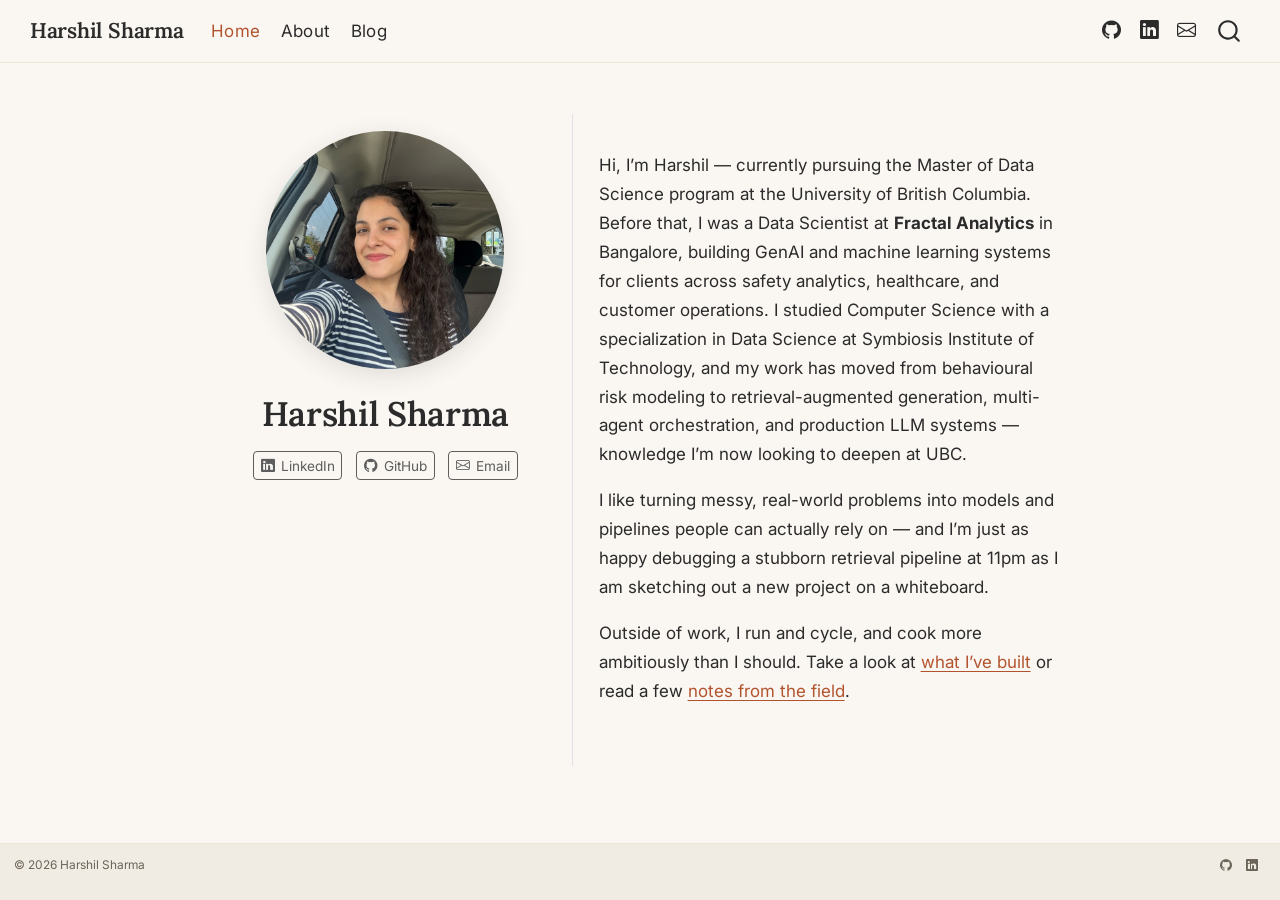
<file: docs/index.html>
<!DOCTYPE html>
<html xmlns="http://www.w3.org/1999/xhtml" lang="en" xml:lang="en"><head>

<meta charset="utf-8">
<meta name="generator" content="quarto-1.10.18">

<meta name="viewport" content="width=device-width, initial-scale=1.0, user-scalable=yes">


<title>Harshil Sharma</title>
<style>
/* Default styles provided by pandoc.
** See https://pandoc.org/MANUAL.html#variables-for-html for config info.
*/
span.smallcaps{font-variant: small-caps;}
div.columns{display: flex; gap: 1.5em;}
div.column{flex: auto;}
@media screen {
div.columns{gap: min(4vw, 1.5em);}
div.column{overflow-x: auto;}
}
div.hanging-indent{margin-left: 1.5em; text-indent: -1.5em;}
ul.task-list{list-style: none;}
ul.task-list li input[type="checkbox"] {
  width: 0.8em;
  margin: 0 0.8em 0.2em -1em; /* quarto-specific, see https://github.com/quarto-dev/quarto-cli/issues/4556 */ 
  vertical-align: middle;
}
</style>


<script src="site_libs/quarto-nav/quarto-nav.js"></script>
<script src="site_libs/quarto-nav/headroom.min.js"></script>
<script src="site_libs/clipboard/clipboard.min.js"></script>
<script src="site_libs/quarto-search/autocomplete.umd.js"></script>
<script src="site_libs/quarto-search/fuse.min.js"></script>
<script src="site_libs/quarto-search/quarto-search.js"></script>
<meta name="quarto:offset" content="./">
<link href="./images/favicon.svg" rel="icon" type="image/svg+xml">
<script src="site_libs/quarto-html/quarto.js" type="module"></script>
<script src="site_libs/quarto-html/tabsets/tabsets.js" type="module"></script>
<script src="site_libs/quarto-html/popper.min.js"></script>
<script src="site_libs/quarto-html/tippy.umd.min.js"></script>
<link href="site_libs/quarto-html/tippy.css" rel="stylesheet">
<link href="site_libs/quarto-html/quarto-syntax-highlighting-64a204ab8560d761af7679ceaba22944.css" rel="stylesheet" id="quarto-text-highlighting-styles">
<script src="site_libs/bootstrap/bootstrap.min.js"></script>
<link href="site_libs/bootstrap/bootstrap-icons.css" rel="stylesheet">
<link href="site_libs/bootstrap/bootstrap-7d946d2f1abc72b3cbd66cf932dc358c.min.css" rel="stylesheet" append-hash="true" id="quarto-bootstrap" data-mode="light">
<script id="quarto-search-options" type="application/json">{
  "location": "navbar",
  "copy-button": false,
  "collapse-after": 3,
  "panel-placement": "end",
  "type": "overlay",
  "limit": 50,
  "keyboard-shortcut": [
    "f",
    "/",
    "s"
  ],
  "show-item-context": false,
  "language": {
    "search-no-results-text": "No results",
    "search-matching-documents-text": "matching documents",
    "search-copy-link-title": "Copy link to search",
    "search-hide-matches-text": "Hide additional matches",
    "search-more-match-text": "more match in this document",
    "search-more-matches-text": "more matches in this document",
    "search-clear-button-title": "Clear",
    "search-text-placeholder": "",
    "search-detached-cancel-button-title": "Cancel",
    "search-submit-button-title": "Submit",
    "search-label": "Search"
  }
}</script>


<link rel="stylesheet" href="styles.css">
</head>

<body class="nav-fixed fullcontent quarto-light">

<div id="quarto-search-results"></div>
  <header id="quarto-header" class="headroom fixed-top">
    <nav class="navbar navbar-expand-lg " data-bs-theme="dark">
      <div class="navbar-container container-fluid">
      <div class="navbar-brand-container mx-auto">
    <a class="navbar-brand" href="./index.html">
    <span class="navbar-title">Harshil Sharma</span>
    </a>
  </div>
            <div id="quarto-search" class="" title="Search"></div>
          <button class="navbar-toggler" type="button" data-bs-toggle="collapse" data-bs-target="#navbarCollapse" aria-controls="navbarCollapse" role="menu" aria-expanded="false" aria-label="Toggle navigation" onclick="if (window.quartoToggleHeadroom) { window.quartoToggleHeadroom(); }">
  <span class="navbar-toggler-icon"></span>
</button>
          <div class="collapse navbar-collapse" id="navbarCollapse">
            <ul class="navbar-nav navbar-nav-scroll me-auto">
  <li class="nav-item">
    <a class="nav-link active" href="./index.html" aria-current="page"> 
<span class="menu-text">Home</span></a>
  </li>  
  <li class="nav-item">
    <a class="nav-link" href="./about.html"> 
<span class="menu-text">About</span></a>
  </li>  
  <li class="nav-item">
    <a class="nav-link" href="./blog.html"> 
<span class="menu-text">Blog</span></a>
  </li>  
</ul>
            <ul class="navbar-nav navbar-nav-scroll ms-auto">
  <li class="nav-item compact">
    <a class="nav-link" href="https://github.com/harshil2sharma"> <i class="bi bi-github" role="img" aria-label="GitHub">
</i> 
<span class="menu-text"></span></a>
  </li>  
  <li class="nav-item compact">
    <a class="nav-link" href="https://www.linkedin.com/in/harshil-sharma-002ms2012/"> <i class="bi bi-linkedin" role="img" aria-label="LinkedIn">
</i> 
<span class="menu-text"></span></a>
  </li>  
  <li class="nav-item compact">
    <a class="nav-link" href="mailto:harshil2012sharma@gmail.com"> <i class="bi bi-envelope" role="img" aria-label="Email">
</i> 
<span class="menu-text"></span></a>
  </li>  
</ul>
          </div> <!-- /navcollapse -->
            <div class="quarto-navbar-tools">
</div>
      </div> <!-- /container-fluid -->
    </nav>
</header>
<!-- content -->
<div id="quarto-content" class="quarto-container page-columns page-rows-contents page-layout-article page-navbar">
<!-- sidebar -->
<!-- margin-sidebar -->
    
<!-- main -->
<div class="quarto-about-trestles">
  <div class="about-entity">
    <img src="images/profile.jpg" class="about-image
  round " style="height: 14em; width: 14em;">
<header id="title-block-header" class="quarto-title-block default">
<div class="quarto-title">
<h1 class="title">Harshil Sharma</h1>
</div>
<div class="quarto-title-meta">
  </div>
</header>
    <div class="about-links">
  <a href="https://www.linkedin.com/in/harshil-sharma-002ms2012/" class="about-link" rel="" target="">
    <i class="bi bi-linkedin"></i>
     <span class="about-link-text">LinkedIn</span>
  </a>
  <a href="https://github.com/harshil2sharma" class="about-link" rel="" target="">
    <i class="bi bi-github"></i>
     <span class="about-link-text">GitHub</span>
  </a>
  <a href="mailto:harshil2012sharma@gmail.com" class="about-link" rel="" target="">
    <i class="bi bi-envelope"></i>
     <span class="about-link-text">Email</span>
  </a>
</div>
  </div>
  <div class="about-contents"><main class="content" id="quarto-document-content">
<p>Hi, I’m Harshil — currently pursuing the Master of Data Science program at the University of British Columbia. Before that, I was a Data Scientist at <strong>Fractal Analytics</strong> in Bangalore, building GenAI and machine learning systems for clients across safety analytics, healthcare, and customer operations. I studied Computer Science with a specialization in Data Science at Symbiosis Institute of Technology, and my work has moved from behavioural risk modeling to retrieval-augmented generation, multi-agent orchestration, and production LLM systems — knowledge I’m now looking to deepen at UBC.</p>
<p>I like turning messy, real-world problems into models and pipelines people can actually rely on — and I’m just as happy debugging a stubborn retrieval pipeline at 11pm as I am sketching out a new project on a whiteboard.</p>
<p>Outside of work, I run and cycle, and cook more ambitiously than I should. Take a look at <a href="./about.html">what I’ve built</a> or read a few <a href="./blog.html">notes from the field</a>.</p>


</main></div>
</div>
 <!-- /main -->
<script id="quarto-html-after-body" type="application/javascript">
  window.document.addEventListener("DOMContentLoaded", function (event) {
    const isCodeAnnotation = (el) => {
      for (const clz of el.classList) {
        if (clz.startsWith('code-annotation-')) {                     
          return true;
        }
      }
      return false;
    }
    const onCopySuccess = function(e) {
      // button target
      const button = e.trigger;
      // don't keep focus
      button.blur();
      // flash "checked"
      button.classList.add('code-copy-button-checked');
      var currentTitle = button.getAttribute("title");
      button.setAttribute("title", "Copied!");
      let tooltip;
      if (window.bootstrap) {
        button.setAttribute("data-bs-toggle", "tooltip");
        button.setAttribute("data-bs-placement", "left");
        button.setAttribute("data-bs-title", "Copied!");
        tooltip = new bootstrap.Tooltip(button, 
          { trigger: "manual", 
            customClass: "code-copy-button-tooltip",
            offset: [0, -8]});
        tooltip.show();    
      }
      setTimeout(function() {
        if (tooltip) {
          tooltip.hide();
          button.removeAttribute("data-bs-title");
          button.removeAttribute("data-bs-toggle");
          button.removeAttribute("data-bs-placement");
        }
        button.setAttribute("title", currentTitle);
        button.classList.remove('code-copy-button-checked');
      }, 1000);
      // clear code selection
      e.clearSelection();
    }
    const getTextToCopy = function(trigger) {
      const outerScaffold = trigger.parentElement.cloneNode(true);
      const codeEl = outerScaffold.querySelector('code');
      for (const childEl of codeEl.children) {
        if (isCodeAnnotation(childEl)) {
          childEl.remove();
        }
      }
      return codeEl.innerText;
    }
    const clipboard = new window.ClipboardJS('.code-copy-button:not([data-in-quarto-modal])', {
      text: getTextToCopy
    });
    clipboard.on('success', onCopySuccess);
    if (window.document.getElementById('quarto-embedded-source-code-modal')) {
      const clipboardModal = new window.ClipboardJS('.code-copy-button[data-in-quarto-modal]', {
        text: getTextToCopy,
        container: window.document.getElementById('quarto-embedded-source-code-modal')
      });
      clipboardModal.on('success', onCopySuccess);
    }
      var localhostRegex = new RegExp(/^(?:http|https):\/\/localhost\:?[0-9]*\//);
      var mailtoRegex = new RegExp(/^mailto:/);
        var filterRegex = new RegExp("https:\/\/harshil2sharma\.github\.io");
      var isInternal = (href) => {
          return filterRegex.test(href) || localhostRegex.test(href) || mailtoRegex.test(href);
      }
      // Inspect non-navigation links and adorn them if external
     var links = window.document.querySelectorAll('a[href]:not(.nav-link):not(.navbar-brand):not(.toc-action):not(.sidebar-link):not(.sidebar-item-toggle):not(.pagination-link):not(.no-external):not([aria-hidden]):not(.dropdown-item):not(.quarto-navigation-tool):not(.about-link)');
      for (var i=0; i<links.length; i++) {
        const link = links[i];
        if (!isInternal(link.href)) {
          // undo the damage that might have been done by quarto-nav.js in the case of
          // links that we want to consider external
          if (link.dataset.originalHref !== undefined) {
            link.href = link.dataset.originalHref;
          }
        }
      }
    function tippyHover(el, contentFn, onTriggerFn, onUntriggerFn) {
      const config = {
        allowHTML: true,
        maxWidth: 500,
        delay: 100,
        arrow: false,
        appendTo: function(el) {
            return el.parentElement;
        },
        interactive: true,
        interactiveBorder: 10,
        theme: 'quarto',
        placement: 'bottom-start',
      };
      if (contentFn) {
        config.content = contentFn;
      }
      if (onTriggerFn) {
        config.onTrigger = onTriggerFn;
      }
      if (onUntriggerFn) {
        config.onUntrigger = onUntriggerFn;
      }
      window.tippy(el, config); 
    }
    const noterefs = window.document.querySelectorAll('a[role="doc-noteref"]');
    for (var i=0; i<noterefs.length; i++) {
      const ref = noterefs[i];
      tippyHover(ref, function() {
        // use id or data attribute instead here
        let href = ref.getAttribute('data-footnote-href') || ref.getAttribute('href');
        try { href = new URL(href).hash; } catch {}
        const id = href.replace(/^#\/?/, "");
        const note = window.document.getElementById(id);
        if (note) {
          return note.innerHTML;
        } else {
          return "";
        }
      });
    }
    const xrefs = window.document.querySelectorAll('a.quarto-xref');
    const processXRef = (id, note) => {
      // Strip column container classes
      const stripColumnClz = (el) => {
        el.classList.remove("page-full", "page-columns");
        if (el.children) {
          for (const child of el.children) {
            stripColumnClz(child);
          }
        }
      }
      stripColumnClz(note)
      if (id === null || id.startsWith('sec-')) {
        // Special case sections, only their first couple elements
        const container = document.createElement("div");
        if (note.children && note.children.length > 2) {
          container.appendChild(note.children[0].cloneNode(true));
          for (let i = 1; i < note.children.length; i++) {
            const child = note.children[i];
            if (child.tagName === "P" && child.innerText === "") {
              continue;
            } else {
              container.appendChild(child.cloneNode(true));
              break;
            }
          }
          if (window.Quarto?.typesetMath) {
            window.Quarto.typesetMath(container);
          }
          return container.innerHTML
        } else {
          if (window.Quarto?.typesetMath) {
            window.Quarto.typesetMath(note);
          }
          return note.innerHTML;
        }
      } else {
        // Remove any anchor links if they are present
        const anchorLink = note.querySelector('a.anchorjs-link');
        if (anchorLink) {
          anchorLink.remove();
        }
        if (window.Quarto?.typesetMath) {
          window.Quarto.typesetMath(note);
        }
        if (note.classList.contains("callout")) {
          return note.outerHTML;
        } else {
          return note.innerHTML;
        }
      }
    }
    for (var i=0; i<xrefs.length; i++) {
      const xref = xrefs[i];
      tippyHover(xref, undefined, function(instance) {
        instance.disable();
        let url = xref.getAttribute('href');
        let hash = undefined; 
        if (url.startsWith('#')) {
          hash = url;
        } else {
          try { hash = new URL(url).hash; } catch {}
        }
        if (hash) {
          const id = hash.replace(/^#\/?/, "");
          const note = window.document.getElementById(id);
          if (note !== null) {
            try {
              const html = processXRef(id, note.cloneNode(true));
              instance.setContent(html);
            } finally {
              instance.enable();
              instance.show();
            }
          } else {
            // See if we can fetch this
            fetch(url.split('#')[0])
            .then(res => res.text())
            .then(html => {
              const parser = new DOMParser();
              const htmlDoc = parser.parseFromString(html, "text/html");
              const note = htmlDoc.getElementById(id);
              if (note !== null) {
                const html = processXRef(id, note);
                instance.setContent(html);
              } 
            }).finally(() => {
              instance.enable();
              instance.show();
            });
          }
        } else {
          // See if we can fetch a full url (with no hash to target)
          // This is a special case and we should probably do some content thinning / targeting
          fetch(url)
          .then(res => res.text())
          .then(html => {
            const parser = new DOMParser();
            const htmlDoc = parser.parseFromString(html, "text/html");
            const note = htmlDoc.querySelector('main.content');
            if (note !== null) {
              // This should only happen for chapter cross references
              // (since there is no id in the URL)
              // remove the first header
              if (note.children.length > 0 && note.children[0].tagName === "HEADER") {
                note.children[0].remove();
              }
              const html = processXRef(null, note);
              instance.setContent(html);
            } 
          }).finally(() => {
            instance.enable();
            instance.show();
          });
        }
      }, function(instance) {
      });
    }
        let selectedAnnoteEl;
        const selectorForAnnotation = ( cell, annotation) => {
          let cellAttr = 'data-code-cell="' + cell + '"';
          let lineAttr = 'data-code-annotation="' +  annotation + '"';
          const selector = 'span[' + cellAttr + '][' + lineAttr + ']';
          return selector;
        }
        const selectCodeLines = (annoteEl) => {
          const doc = window.document;
          const targetCell = annoteEl.getAttribute("data-target-cell");
          const targetAnnotation = annoteEl.getAttribute("data-target-annotation");
          const annoteSpan = window.document.querySelector(selectorForAnnotation(targetCell, targetAnnotation));
          const lines = annoteSpan.getAttribute("data-code-lines").split(",");
          const lineIds = lines.map((line) => {
            return targetCell + "-" + line;
          })
          let top = null;
          let height = null;
          let parent = null;
          if (lineIds.length > 0) {
              //compute the position of the single el (top and bottom and make a div)
              const el = window.document.getElementById(lineIds[0]);
              top = el.offsetTop;
              height = el.offsetHeight;
              parent = el.parentElement.parentElement;
            if (lineIds.length > 1) {
              const lastEl = window.document.getElementById(lineIds[lineIds.length - 1]);
              const bottom = lastEl.offsetTop + lastEl.offsetHeight;
              height = bottom - top;
            }
            if (top !== null && height !== null && parent !== null) {
              // cook up a div (if necessary) and position it 
              let div = window.document.getElementById("code-annotation-line-highlight");
              if (div === null) {
                div = window.document.createElement("div");
                div.setAttribute("id", "code-annotation-line-highlight");
                div.style.position = 'absolute';
                parent.appendChild(div);
              }
              div.style.top = top - 2 + "px";
              div.style.height = height + 4 + "px";
              div.style.left = 0;
              let gutterDiv = window.document.getElementById("code-annotation-line-highlight-gutter");
              if (gutterDiv === null) {
                gutterDiv = window.document.createElement("div");
                gutterDiv.setAttribute("id", "code-annotation-line-highlight-gutter");
                gutterDiv.style.position = 'absolute';
                const codeCell = window.document.getElementById(targetCell);
                const gutter = codeCell.querySelector('.code-annotation-gutter');
                gutter.appendChild(gutterDiv);
              }
              gutterDiv.style.top = top - 2 + "px";
              gutterDiv.style.height = height + 4 + "px";
            }
            selectedAnnoteEl = annoteEl;
          }
        };
        const unselectCodeLines = () => {
          const elementsIds = ["code-annotation-line-highlight", "code-annotation-line-highlight-gutter"];
          elementsIds.forEach((elId) => {
            const div = window.document.getElementById(elId);
            if (div) {
              div.remove();
            }
          });
          selectedAnnoteEl = undefined;
        };
          // Handle positioning of the toggle
      window.addEventListener(
        "resize",
        throttle(() => {
          elRect = undefined;
          if (selectedAnnoteEl) {
            selectCodeLines(selectedAnnoteEl);
          }
        }, 10)
      );
      function throttle(fn, ms) {
      let throttle = false;
      let timer;
        return (...args) => {
          if(!throttle) { // first call gets through
              fn.apply(this, args);
              throttle = true;
          } else { // all the others get throttled
              if(timer) clearTimeout(timer); // cancel #2
              timer = setTimeout(() => {
                fn.apply(this, args);
                timer = throttle = false;
              }, ms);
          }
        };
      }
        // Attach click handler to the DT
        const annoteDls = window.document.querySelectorAll('dt[data-target-cell]');
        for (const annoteDlNode of annoteDls) {
          annoteDlNode.addEventListener('click', (event) => {
            const clickedEl = event.target;
            if (clickedEl !== selectedAnnoteEl) {
              unselectCodeLines();
              const activeEl = window.document.querySelector('dt[data-target-cell].code-annotation-active');
              if (activeEl) {
                activeEl.classList.remove('code-annotation-active');
              }
              selectCodeLines(clickedEl);
              clickedEl.classList.add('code-annotation-active');
            } else {
              // Unselect the line
              unselectCodeLines();
              clickedEl.classList.remove('code-annotation-active');
            }
          });
        }
    const findCites = (el) => {
      const parentEl = el.parentElement;
      if (parentEl) {
        const cites = parentEl.dataset.cites;
        if (cites) {
          return {
            el,
            cites: cites.split(' ')
          };
        } else {
          return findCites(el.parentElement)
        }
      } else {
        return undefined;
      }
    };
    var bibliorefs = window.document.querySelectorAll('a[role="doc-biblioref"]');
    for (var i=0; i<bibliorefs.length; i++) {
      const ref = bibliorefs[i];
      const citeInfo = findCites(ref);
      if (citeInfo) {
        tippyHover(citeInfo.el, function() {
          var popup = window.document.createElement('div');
          citeInfo.cites.forEach(function(cite) {
            var citeDiv = window.document.createElement('div');
            citeDiv.classList.add('hanging-indent');
            citeDiv.classList.add('csl-entry');
            var biblioDiv = window.document.getElementById('ref-' + cite);
            if (biblioDiv) {
              citeDiv.innerHTML = biblioDiv.innerHTML;
            }
            popup.appendChild(citeDiv);
          });
          return popup.innerHTML;
        });
      }
    }
  });
  </script>
</div> <!-- /content -->
<footer class="footer">
  <div class="nav-footer">
    <div class="nav-footer-left">
<p>© 2026 Harshil Sharma</p>
</div>   
    <div class="nav-footer-center">
      &nbsp;
    </div>
    <div class="nav-footer-right">
      <ul class="footer-items list-unstyled">
    <li class="nav-item compact">
    <a class="nav-link" href="https://github.com/harshil2sharma">
      <i class="bi bi-github" role="img">
</i> 
    </a>
  </li>  
    <li class="nav-item compact">
    <a class="nav-link" href="https://www.linkedin.com/in/harshil-sharma-002ms2012/">
      <i class="bi bi-linkedin" role="img">
</i> 
    </a>
  </li>  
</ul>
    </div>
  </div>
</footer>




</body></html>
</file>
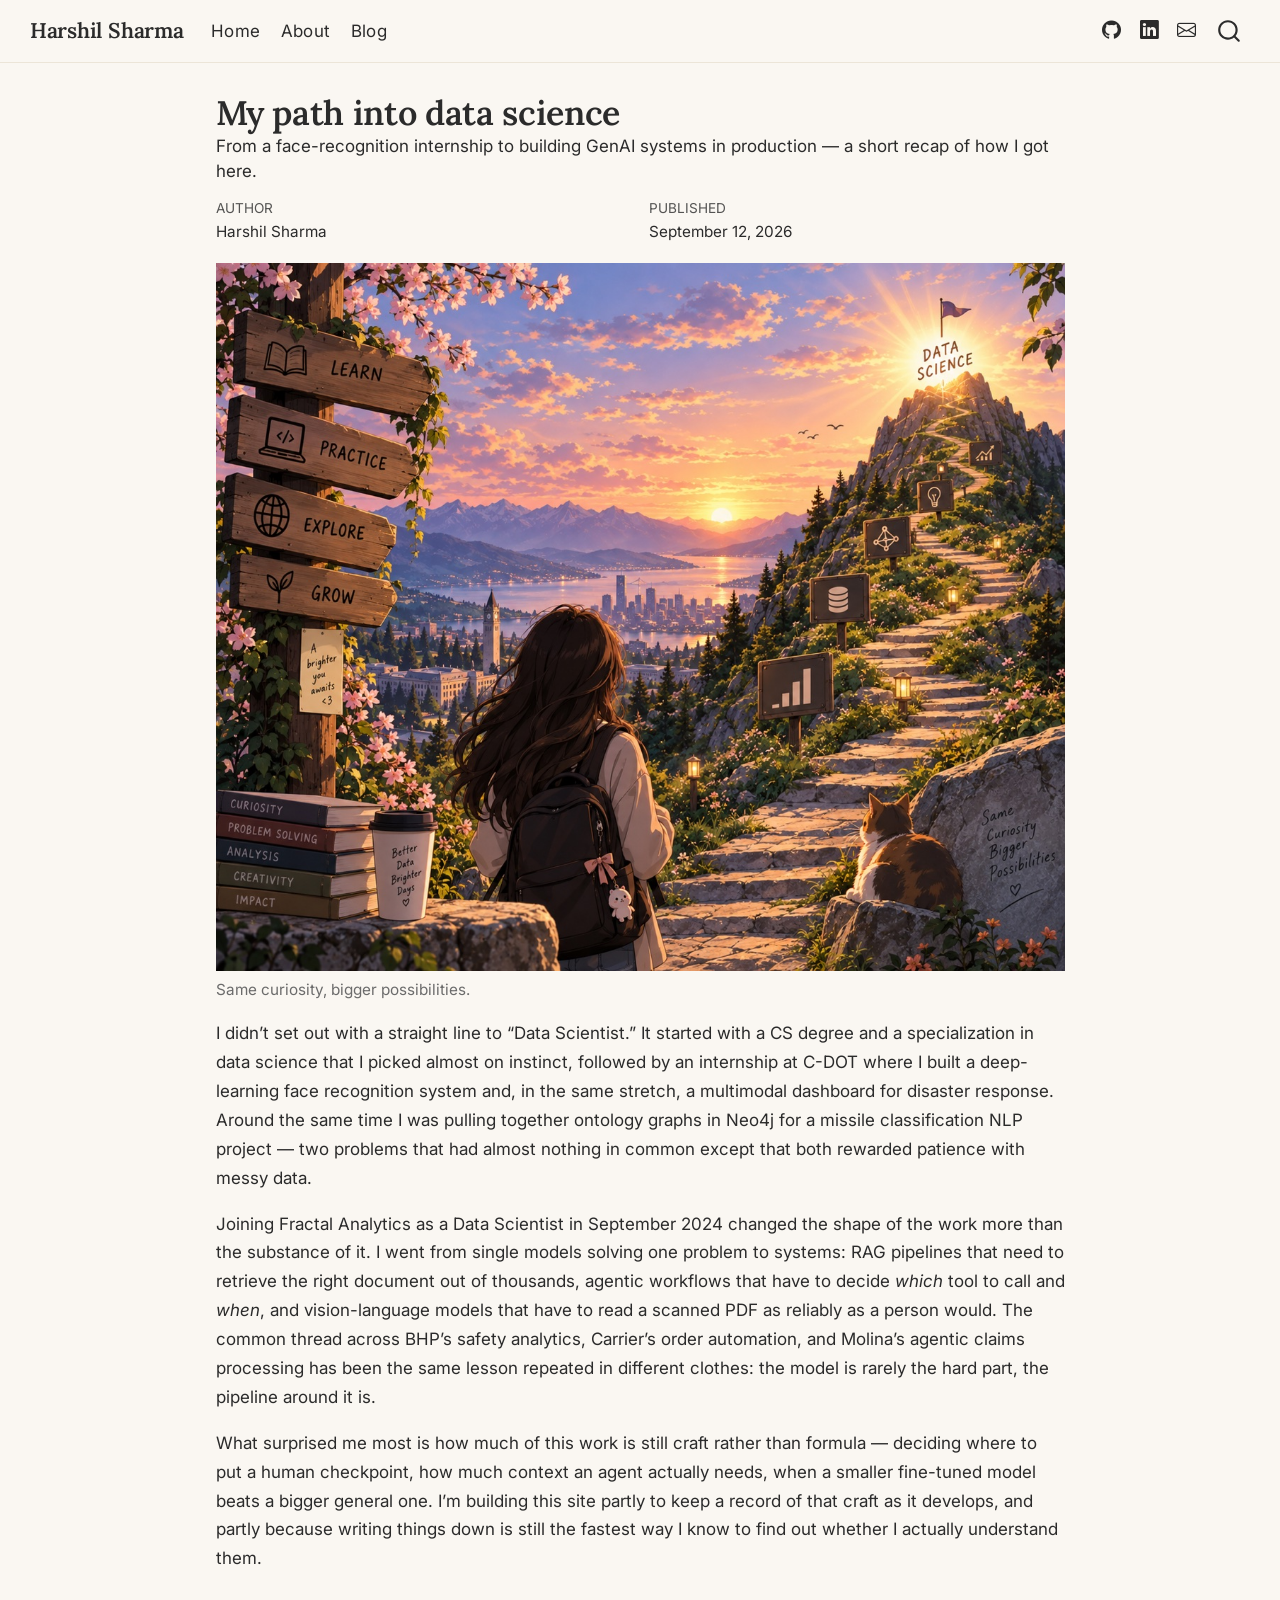
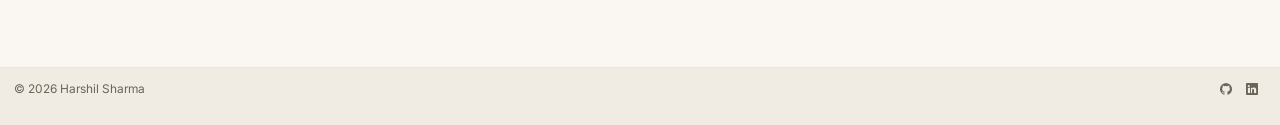
<file: docs/posts/my-path-into-data-science/index.html>
<!DOCTYPE html>
<html xmlns="http://www.w3.org/1999/xhtml" lang="en" xml:lang="en"><head>

<meta charset="utf-8">
<meta name="generator" content="quarto-1.10.18">

<meta name="viewport" content="width=device-width, initial-scale=1.0, user-scalable=yes">

<meta name="author" content="Harshil Sharma">
<meta name="dcterms.date" content="2026-09-12">
<meta name="description" content="From a face-recognition internship to building GenAI systems in production — a short recap of how I got here.">

<title>My path into data science – Harshil Sharma</title>
<style>
/* Default styles provided by pandoc.
** See https://pandoc.org/MANUAL.html#variables-for-html for config info.
*/
span.smallcaps{font-variant: small-caps;}
div.columns{display: flex; gap: 1.5em;}
div.column{flex: auto;}
@media screen {
div.columns{gap: min(4vw, 1.5em);}
div.column{overflow-x: auto;}
}
div.hanging-indent{margin-left: 1.5em; text-indent: -1.5em;}
ul.task-list{list-style: none;}
ul.task-list li input[type="checkbox"] {
  width: 0.8em;
  margin: 0 0.8em 0.2em -1em; /* quarto-specific, see https://github.com/quarto-dev/quarto-cli/issues/4556 */ 
  vertical-align: middle;
}
</style>


<script src="../../site_libs/quarto-nav/quarto-nav.js"></script>
<script src="../../site_libs/quarto-nav/headroom.min.js"></script>
<script src="../../site_libs/clipboard/clipboard.min.js"></script>
<script src="../../site_libs/quarto-search/autocomplete.umd.js"></script>
<script src="../../site_libs/quarto-search/fuse.min.js"></script>
<script src="../../site_libs/quarto-search/quarto-search.js"></script>
<meta name="quarto:offset" content="../../">
<link href="../../images/favicon.svg" rel="icon" type="image/svg+xml">
<script src="../../site_libs/quarto-html/quarto.js" type="module"></script>
<script src="../../site_libs/quarto-html/tabsets/tabsets.js" type="module"></script>
<script src="../../site_libs/quarto-html/popper.min.js"></script>
<script src="../../site_libs/quarto-html/tippy.umd.min.js"></script>
<script src="../../site_libs/quarto-html/anchor.min.js"></script>
<link href="../../site_libs/quarto-html/tippy.css" rel="stylesheet">
<link href="../../site_libs/quarto-html/quarto-syntax-highlighting-64a204ab8560d761af7679ceaba22944.css" rel="stylesheet" id="quarto-text-highlighting-styles">
<script src="../../site_libs/bootstrap/bootstrap.min.js"></script>
<link href="../../site_libs/bootstrap/bootstrap-icons.css" rel="stylesheet">
<link href="../../site_libs/bootstrap/bootstrap-7d946d2f1abc72b3cbd66cf932dc358c.min.css" rel="stylesheet" append-hash="true" id="quarto-bootstrap" data-mode="light">
<script id="quarto-search-options" type="application/json">{
  "location": "navbar",
  "copy-button": false,
  "collapse-after": 3,
  "panel-placement": "end",
  "type": "overlay",
  "limit": 50,
  "keyboard-shortcut": [
    "f",
    "/",
    "s"
  ],
  "show-item-context": false,
  "language": {
    "search-no-results-text": "No results",
    "search-matching-documents-text": "matching documents",
    "search-copy-link-title": "Copy link to search",
    "search-hide-matches-text": "Hide additional matches",
    "search-more-match-text": "more match in this document",
    "search-more-matches-text": "more matches in this document",
    "search-clear-button-title": "Clear",
    "search-text-placeholder": "",
    "search-detached-cancel-button-title": "Cancel",
    "search-submit-button-title": "Submit",
    "search-label": "Search"
  }
}</script>


<link rel="stylesheet" href="../../styles.css">
</head>

<body class="nav-fixed fullcontent quarto-light">

<div id="quarto-search-results"></div>
  <header id="quarto-header" class="headroom fixed-top">
    <nav class="navbar navbar-expand-lg " data-bs-theme="dark">
      <div class="navbar-container container-fluid">
      <div class="navbar-brand-container mx-auto">
    <a class="navbar-brand" href="../../index.html">
    <span class="navbar-title">Harshil Sharma</span>
    </a>
  </div>
            <div id="quarto-search" class="" title="Search"></div>
          <button class="navbar-toggler" type="button" data-bs-toggle="collapse" data-bs-target="#navbarCollapse" aria-controls="navbarCollapse" role="menu" aria-expanded="false" aria-label="Toggle navigation" onclick="if (window.quartoToggleHeadroom) { window.quartoToggleHeadroom(); }">
  <span class="navbar-toggler-icon"></span>
</button>
          <div class="collapse navbar-collapse" id="navbarCollapse">
            <ul class="navbar-nav navbar-nav-scroll me-auto">
  <li class="nav-item">
    <a class="nav-link" href="../../index.html"> 
<span class="menu-text">Home</span></a>
  </li>  
  <li class="nav-item">
    <a class="nav-link" href="../../about.html"> 
<span class="menu-text">About</span></a>
  </li>  
  <li class="nav-item">
    <a class="nav-link" href="../../blog.html"> 
<span class="menu-text">Blog</span></a>
  </li>  
</ul>
            <ul class="navbar-nav navbar-nav-scroll ms-auto">
  <li class="nav-item compact">
    <a class="nav-link" href="https://github.com/harshil2sharma"> <i class="bi bi-github" role="img" aria-label="GitHub">
</i> 
<span class="menu-text"></span></a>
  </li>  
  <li class="nav-item compact">
    <a class="nav-link" href="https://www.linkedin.com/in/harshil-sharma-002ms2012/"> <i class="bi bi-linkedin" role="img" aria-label="LinkedIn">
</i> 
<span class="menu-text"></span></a>
  </li>  
  <li class="nav-item compact">
    <a class="nav-link" href="mailto:harshil2012sharma@gmail.com"> <i class="bi bi-envelope" role="img" aria-label="Email">
</i> 
<span class="menu-text"></span></a>
  </li>  
</ul>
          </div> <!-- /navcollapse -->
            <div class="quarto-navbar-tools">
</div>
      </div> <!-- /container-fluid -->
    </nav>
</header>
<!-- content -->
<div id="quarto-content" class="quarto-container page-columns page-rows-contents page-layout-article page-navbar">
<!-- sidebar -->
<!-- margin-sidebar -->
    
<!-- main -->
<main class="content" id="quarto-document-content">

<header id="title-block-header" class="quarto-title-block default">
<div class="quarto-title">
<h1 class="title">My path into data science</h1>
</div>

<div>
  <div class="description">
    From a face-recognition internship to building GenAI systems in production — a short recap of how I got here.
  </div>
</div>


<div class="quarto-title-meta">

    <div>
    <div class="quarto-title-meta-heading">Author</div>
    <div class="quarto-title-meta-contents">
             <p>Harshil Sharma </p>
          </div>
  </div>
    
    <div>
    <div class="quarto-title-meta-heading">Published</div>
    <div class="quarto-title-meta-contents">
      <p class="date">September 12, 2026</p>
    </div>
  </div>
  
    
  </div>
  


</header>


<div class="quarto-figure quarto-figure-center">
<figure class="figure">
<p><img src="the-climb.jpg" class="img-fluid figure-img"></p>
<figcaption>Same curiosity, bigger possibilities.</figcaption>
</figure>
</div>
<p>I didn’t set out with a straight line to “Data Scientist.” It started with a CS degree and a specialization in data science that I picked almost on instinct, followed by an internship at C-DOT where I built a deep-learning face recognition system and, in the same stretch, a multimodal dashboard for disaster response. Around the same time I was pulling together ontology graphs in Neo4j for a missile classification NLP project — two problems that had almost nothing in common except that both rewarded patience with messy data.</p>
<p>Joining Fractal Analytics as a Data Scientist in September 2024 changed the shape of the work more than the substance of it. I went from single models solving one problem to systems: RAG pipelines that need to retrieve the right document out of thousands, agentic workflows that have to decide <em>which</em> tool to call and <em>when</em>, and vision-language models that have to read a scanned PDF as reliably as a person would. The common thread across BHP’s safety analytics, Carrier’s order automation, and Molina’s agentic claims processing has been the same lesson repeated in different clothes: the model is rarely the hard part, the pipeline around it is.</p>
<p>What surprised me most is how much of this work is still craft rather than formula — deciding where to put a human checkpoint, how much context an agent actually needs, when a smaller fine-tuned model beats a bigger general one. I’m building this site partly to keep a record of that craft as it develops, and partly because writing things down is still the fastest way I know to find out whether I actually understand them.</p>



</main> <!-- /main -->
<script id="quarto-html-after-body" type="application/javascript">
  window.document.addEventListener("DOMContentLoaded", function (event) {
    const icon = "";
    const anchorJS = new window.AnchorJS();
    anchorJS.options = {
      placement: 'right',
      icon: icon
    };
    anchorJS.add('.anchored');
    const isCodeAnnotation = (el) => {
      for (const clz of el.classList) {
        if (clz.startsWith('code-annotation-')) {                     
          return true;
        }
      }
      return false;
    }
    const onCopySuccess = function(e) {
      // button target
      const button = e.trigger;
      // don't keep focus
      button.blur();
      // flash "checked"
      button.classList.add('code-copy-button-checked');
      var currentTitle = button.getAttribute("title");
      button.setAttribute("title", "Copied!");
      let tooltip;
      if (window.bootstrap) {
        button.setAttribute("data-bs-toggle", "tooltip");
        button.setAttribute("data-bs-placement", "left");
        button.setAttribute("data-bs-title", "Copied!");
        tooltip = new bootstrap.Tooltip(button, 
          { trigger: "manual", 
            customClass: "code-copy-button-tooltip",
            offset: [0, -8]});
        tooltip.show();    
      }
      setTimeout(function() {
        if (tooltip) {
          tooltip.hide();
          button.removeAttribute("data-bs-title");
          button.removeAttribute("data-bs-toggle");
          button.removeAttribute("data-bs-placement");
        }
        button.setAttribute("title", currentTitle);
        button.classList.remove('code-copy-button-checked');
      }, 1000);
      // clear code selection
      e.clearSelection();
    }
    const getTextToCopy = function(trigger) {
      const outerScaffold = trigger.parentElement.cloneNode(true);
      const codeEl = outerScaffold.querySelector('code');
      for (const childEl of codeEl.children) {
        if (isCodeAnnotation(childEl)) {
          childEl.remove();
        }
      }
      return codeEl.innerText;
    }
    const clipboard = new window.ClipboardJS('.code-copy-button:not([data-in-quarto-modal])', {
      text: getTextToCopy
    });
    clipboard.on('success', onCopySuccess);
    if (window.document.getElementById('quarto-embedded-source-code-modal')) {
      const clipboardModal = new window.ClipboardJS('.code-copy-button[data-in-quarto-modal]', {
        text: getTextToCopy,
        container: window.document.getElementById('quarto-embedded-source-code-modal')
      });
      clipboardModal.on('success', onCopySuccess);
    }
      var localhostRegex = new RegExp(/^(?:http|https):\/\/localhost\:?[0-9]*\//);
      var mailtoRegex = new RegExp(/^mailto:/);
        var filterRegex = new RegExp("https:\/\/harshil2sharma\.github\.io");
      var isInternal = (href) => {
          return filterRegex.test(href) || localhostRegex.test(href) || mailtoRegex.test(href);
      }
      // Inspect non-navigation links and adorn them if external
     var links = window.document.querySelectorAll('a[href]:not(.nav-link):not(.navbar-brand):not(.toc-action):not(.sidebar-link):not(.sidebar-item-toggle):not(.pagination-link):not(.no-external):not([aria-hidden]):not(.dropdown-item):not(.quarto-navigation-tool):not(.about-link)');
      for (var i=0; i<links.length; i++) {
        const link = links[i];
        if (!isInternal(link.href)) {
          // undo the damage that might have been done by quarto-nav.js in the case of
          // links that we want to consider external
          if (link.dataset.originalHref !== undefined) {
            link.href = link.dataset.originalHref;
          }
        }
      }
    function tippyHover(el, contentFn, onTriggerFn, onUntriggerFn) {
      const config = {
        allowHTML: true,
        maxWidth: 500,
        delay: 100,
        arrow: false,
        appendTo: function(el) {
            return el.parentElement;
        },
        interactive: true,
        interactiveBorder: 10,
        theme: 'quarto',
        placement: 'bottom-start',
      };
      if (contentFn) {
        config.content = contentFn;
      }
      if (onTriggerFn) {
        config.onTrigger = onTriggerFn;
      }
      if (onUntriggerFn) {
        config.onUntrigger = onUntriggerFn;
      }
      window.tippy(el, config); 
    }
    const noterefs = window.document.querySelectorAll('a[role="doc-noteref"]');
    for (var i=0; i<noterefs.length; i++) {
      const ref = noterefs[i];
      tippyHover(ref, function() {
        // use id or data attribute instead here
        let href = ref.getAttribute('data-footnote-href') || ref.getAttribute('href');
        try { href = new URL(href).hash; } catch {}
        const id = href.replace(/^#\/?/, "");
        const note = window.document.getElementById(id);
        if (note) {
          return note.innerHTML;
        } else {
          return "";
        }
      });
    }
    const xrefs = window.document.querySelectorAll('a.quarto-xref');
    const processXRef = (id, note) => {
      // Strip column container classes
      const stripColumnClz = (el) => {
        el.classList.remove("page-full", "page-columns");
        if (el.children) {
          for (const child of el.children) {
            stripColumnClz(child);
          }
        }
      }
      stripColumnClz(note)
      if (id === null || id.startsWith('sec-')) {
        // Special case sections, only their first couple elements
        const container = document.createElement("div");
        if (note.children && note.children.length > 2) {
          container.appendChild(note.children[0].cloneNode(true));
          for (let i = 1; i < note.children.length; i++) {
            const child = note.children[i];
            if (child.tagName === "P" && child.innerText === "") {
              continue;
            } else {
              container.appendChild(child.cloneNode(true));
              break;
            }
          }
          if (window.Quarto?.typesetMath) {
            window.Quarto.typesetMath(container);
          }
          return container.innerHTML
        } else {
          if (window.Quarto?.typesetMath) {
            window.Quarto.typesetMath(note);
          }
          return note.innerHTML;
        }
      } else {
        // Remove any anchor links if they are present
        const anchorLink = note.querySelector('a.anchorjs-link');
        if (anchorLink) {
          anchorLink.remove();
        }
        if (window.Quarto?.typesetMath) {
          window.Quarto.typesetMath(note);
        }
        if (note.classList.contains("callout")) {
          return note.outerHTML;
        } else {
          return note.innerHTML;
        }
      }
    }
    for (var i=0; i<xrefs.length; i++) {
      const xref = xrefs[i];
      tippyHover(xref, undefined, function(instance) {
        instance.disable();
        let url = xref.getAttribute('href');
        let hash = undefined; 
        if (url.startsWith('#')) {
          hash = url;
        } else {
          try { hash = new URL(url).hash; } catch {}
        }
        if (hash) {
          const id = hash.replace(/^#\/?/, "");
          const note = window.document.getElementById(id);
          if (note !== null) {
            try {
              const html = processXRef(id, note.cloneNode(true));
              instance.setContent(html);
            } finally {
              instance.enable();
              instance.show();
            }
          } else {
            // See if we can fetch this
            fetch(url.split('#')[0])
            .then(res => res.text())
            .then(html => {
              const parser = new DOMParser();
              const htmlDoc = parser.parseFromString(html, "text/html");
              const note = htmlDoc.getElementById(id);
              if (note !== null) {
                const html = processXRef(id, note);
                instance.setContent(html);
              } 
            }).finally(() => {
              instance.enable();
              instance.show();
            });
          }
        } else {
          // See if we can fetch a full url (with no hash to target)
          // This is a special case and we should probably do some content thinning / targeting
          fetch(url)
          .then(res => res.text())
          .then(html => {
            const parser = new DOMParser();
            const htmlDoc = parser.parseFromString(html, "text/html");
            const note = htmlDoc.querySelector('main.content');
            if (note !== null) {
              // This should only happen for chapter cross references
              // (since there is no id in the URL)
              // remove the first header
              if (note.children.length > 0 && note.children[0].tagName === "HEADER") {
                note.children[0].remove();
              }
              const html = processXRef(null, note);
              instance.setContent(html);
            } 
          }).finally(() => {
            instance.enable();
            instance.show();
          });
        }
      }, function(instance) {
      });
    }
        let selectedAnnoteEl;
        const selectorForAnnotation = ( cell, annotation) => {
          let cellAttr = 'data-code-cell="' + cell + '"';
          let lineAttr = 'data-code-annotation="' +  annotation + '"';
          const selector = 'span[' + cellAttr + '][' + lineAttr + ']';
          return selector;
        }
        const selectCodeLines = (annoteEl) => {
          const doc = window.document;
          const targetCell = annoteEl.getAttribute("data-target-cell");
          const targetAnnotation = annoteEl.getAttribute("data-target-annotation");
          const annoteSpan = window.document.querySelector(selectorForAnnotation(targetCell, targetAnnotation));
          const lines = annoteSpan.getAttribute("data-code-lines").split(",");
          const lineIds = lines.map((line) => {
            return targetCell + "-" + line;
          })
          let top = null;
          let height = null;
          let parent = null;
          if (lineIds.length > 0) {
              //compute the position of the single el (top and bottom and make a div)
              const el = window.document.getElementById(lineIds[0]);
              top = el.offsetTop;
              height = el.offsetHeight;
              parent = el.parentElement.parentElement;
            if (lineIds.length > 1) {
              const lastEl = window.document.getElementById(lineIds[lineIds.length - 1]);
              const bottom = lastEl.offsetTop + lastEl.offsetHeight;
              height = bottom - top;
            }
            if (top !== null && height !== null && parent !== null) {
              // cook up a div (if necessary) and position it 
              let div = window.document.getElementById("code-annotation-line-highlight");
              if (div === null) {
                div = window.document.createElement("div");
                div.setAttribute("id", "code-annotation-line-highlight");
                div.style.position = 'absolute';
                parent.appendChild(div);
              }
              div.style.top = top - 2 + "px";
              div.style.height = height + 4 + "px";
              div.style.left = 0;
              let gutterDiv = window.document.getElementById("code-annotation-line-highlight-gutter");
              if (gutterDiv === null) {
                gutterDiv = window.document.createElement("div");
                gutterDiv.setAttribute("id", "code-annotation-line-highlight-gutter");
                gutterDiv.style.position = 'absolute';
                const codeCell = window.document.getElementById(targetCell);
                const gutter = codeCell.querySelector('.code-annotation-gutter');
                gutter.appendChild(gutterDiv);
              }
              gutterDiv.style.top = top - 2 + "px";
              gutterDiv.style.height = height + 4 + "px";
            }
            selectedAnnoteEl = annoteEl;
          }
        };
        const unselectCodeLines = () => {
          const elementsIds = ["code-annotation-line-highlight", "code-annotation-line-highlight-gutter"];
          elementsIds.forEach((elId) => {
            const div = window.document.getElementById(elId);
            if (div) {
              div.remove();
            }
          });
          selectedAnnoteEl = undefined;
        };
          // Handle positioning of the toggle
      window.addEventListener(
        "resize",
        throttle(() => {
          elRect = undefined;
          if (selectedAnnoteEl) {
            selectCodeLines(selectedAnnoteEl);
          }
        }, 10)
      );
      function throttle(fn, ms) {
      let throttle = false;
      let timer;
        return (...args) => {
          if(!throttle) { // first call gets through
              fn.apply(this, args);
              throttle = true;
          } else { // all the others get throttled
              if(timer) clearTimeout(timer); // cancel #2
              timer = setTimeout(() => {
                fn.apply(this, args);
                timer = throttle = false;
              }, ms);
          }
        };
      }
        // Attach click handler to the DT
        const annoteDls = window.document.querySelectorAll('dt[data-target-cell]');
        for (const annoteDlNode of annoteDls) {
          annoteDlNode.addEventListener('click', (event) => {
            const clickedEl = event.target;
            if (clickedEl !== selectedAnnoteEl) {
              unselectCodeLines();
              const activeEl = window.document.querySelector('dt[data-target-cell].code-annotation-active');
              if (activeEl) {
                activeEl.classList.remove('code-annotation-active');
              }
              selectCodeLines(clickedEl);
              clickedEl.classList.add('code-annotation-active');
            } else {
              // Unselect the line
              unselectCodeLines();
              clickedEl.classList.remove('code-annotation-active');
            }
          });
        }
    const findCites = (el) => {
      const parentEl = el.parentElement;
      if (parentEl) {
        const cites = parentEl.dataset.cites;
        if (cites) {
          return {
            el,
            cites: cites.split(' ')
          };
        } else {
          return findCites(el.parentElement)
        }
      } else {
        return undefined;
      }
    };
    var bibliorefs = window.document.querySelectorAll('a[role="doc-biblioref"]');
    for (var i=0; i<bibliorefs.length; i++) {
      const ref = bibliorefs[i];
      const citeInfo = findCites(ref);
      if (citeInfo) {
        tippyHover(citeInfo.el, function() {
          var popup = window.document.createElement('div');
          citeInfo.cites.forEach(function(cite) {
            var citeDiv = window.document.createElement('div');
            citeDiv.classList.add('hanging-indent');
            citeDiv.classList.add('csl-entry');
            var biblioDiv = window.document.getElementById('ref-' + cite);
            if (biblioDiv) {
              citeDiv.innerHTML = biblioDiv.innerHTML;
            }
            popup.appendChild(citeDiv);
          });
          return popup.innerHTML;
        });
      }
    }
  });
  </script>
</div> <!-- /content -->
<footer class="footer">
  <div class="nav-footer">
    <div class="nav-footer-left">
<p>© 2026 Harshil Sharma</p>
</div>   
    <div class="nav-footer-center">
      &nbsp;
    </div>
    <div class="nav-footer-right">
      <ul class="footer-items list-unstyled">
    <li class="nav-item compact">
    <a class="nav-link" href="https://github.com/harshil2sharma">
      <i class="bi bi-github" role="img">
</i> 
    </a>
  </li>  
    <li class="nav-item compact">
    <a class="nav-link" href="https://www.linkedin.com/in/harshil-sharma-002ms2012/">
      <i class="bi bi-linkedin" role="img">
</i> 
    </a>
  </li>  
</ul>
    </div>
  </div>
</footer>




</body></html>
</file>
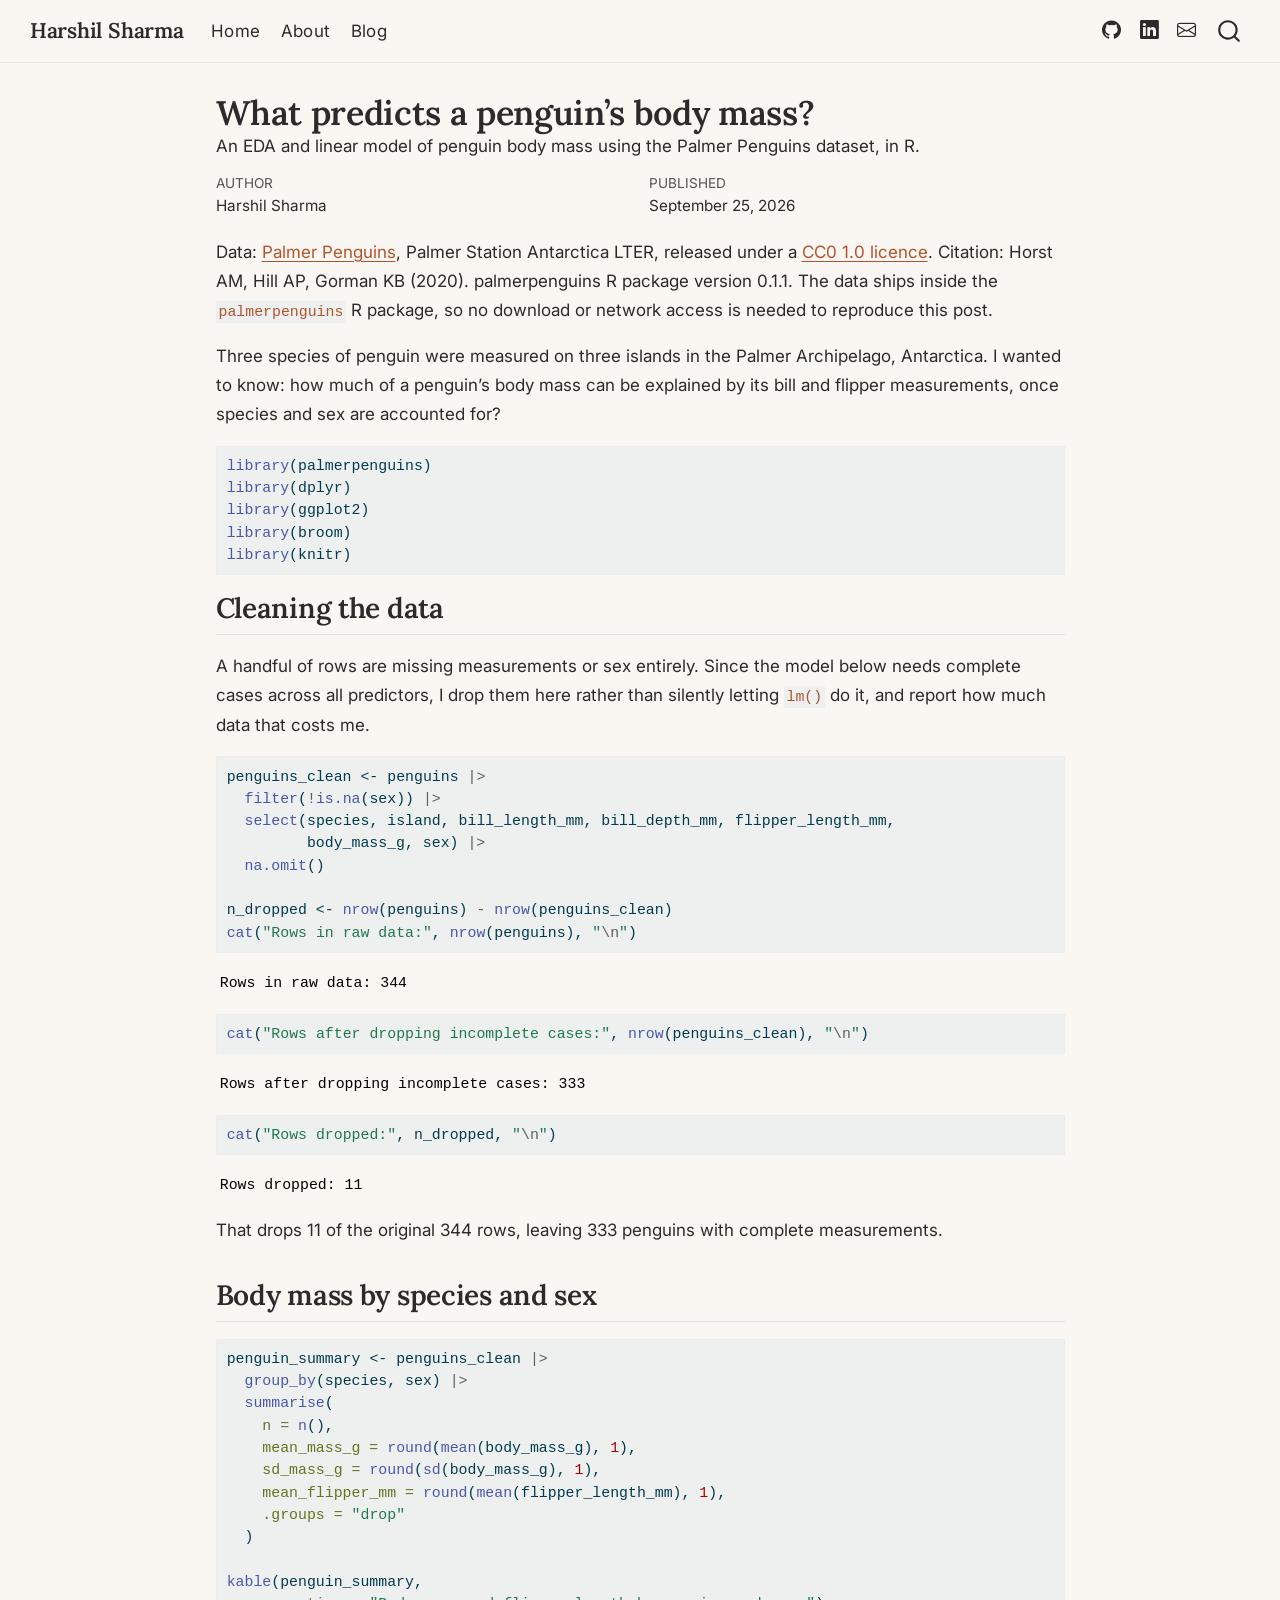
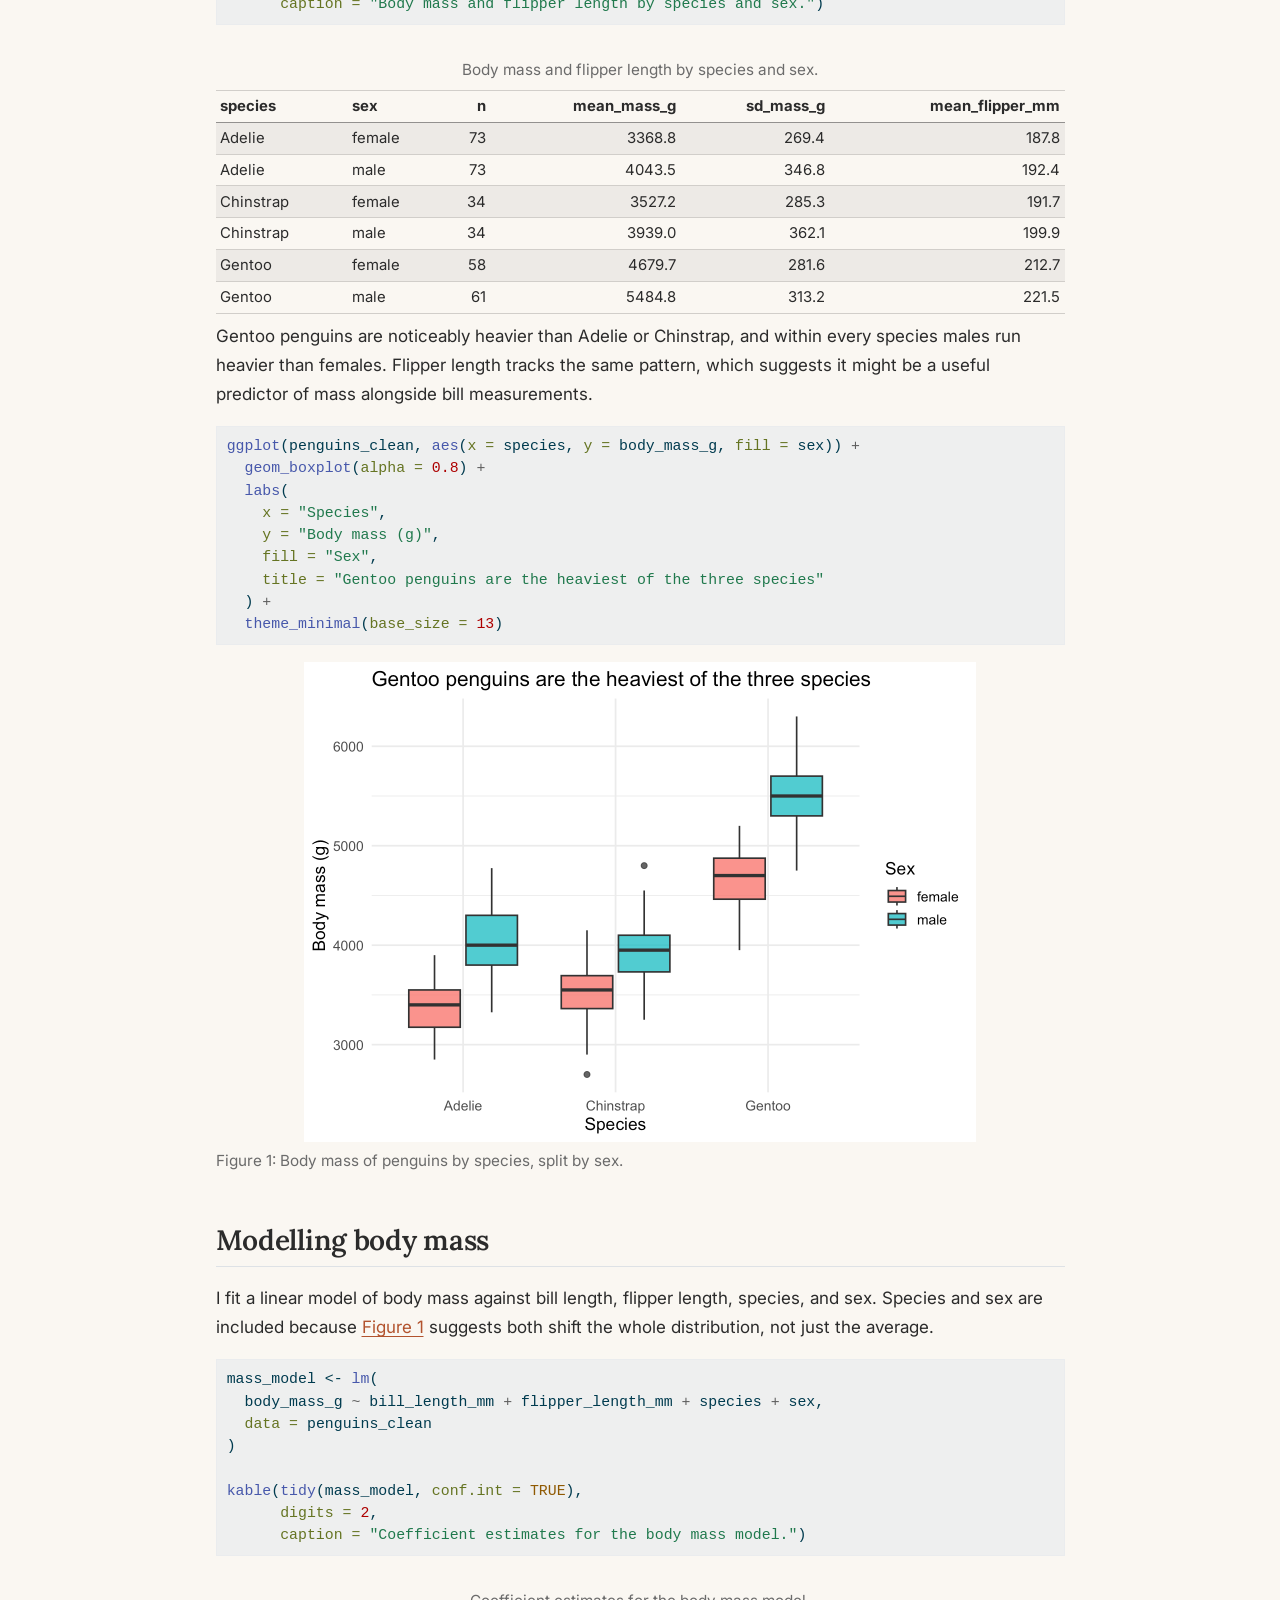
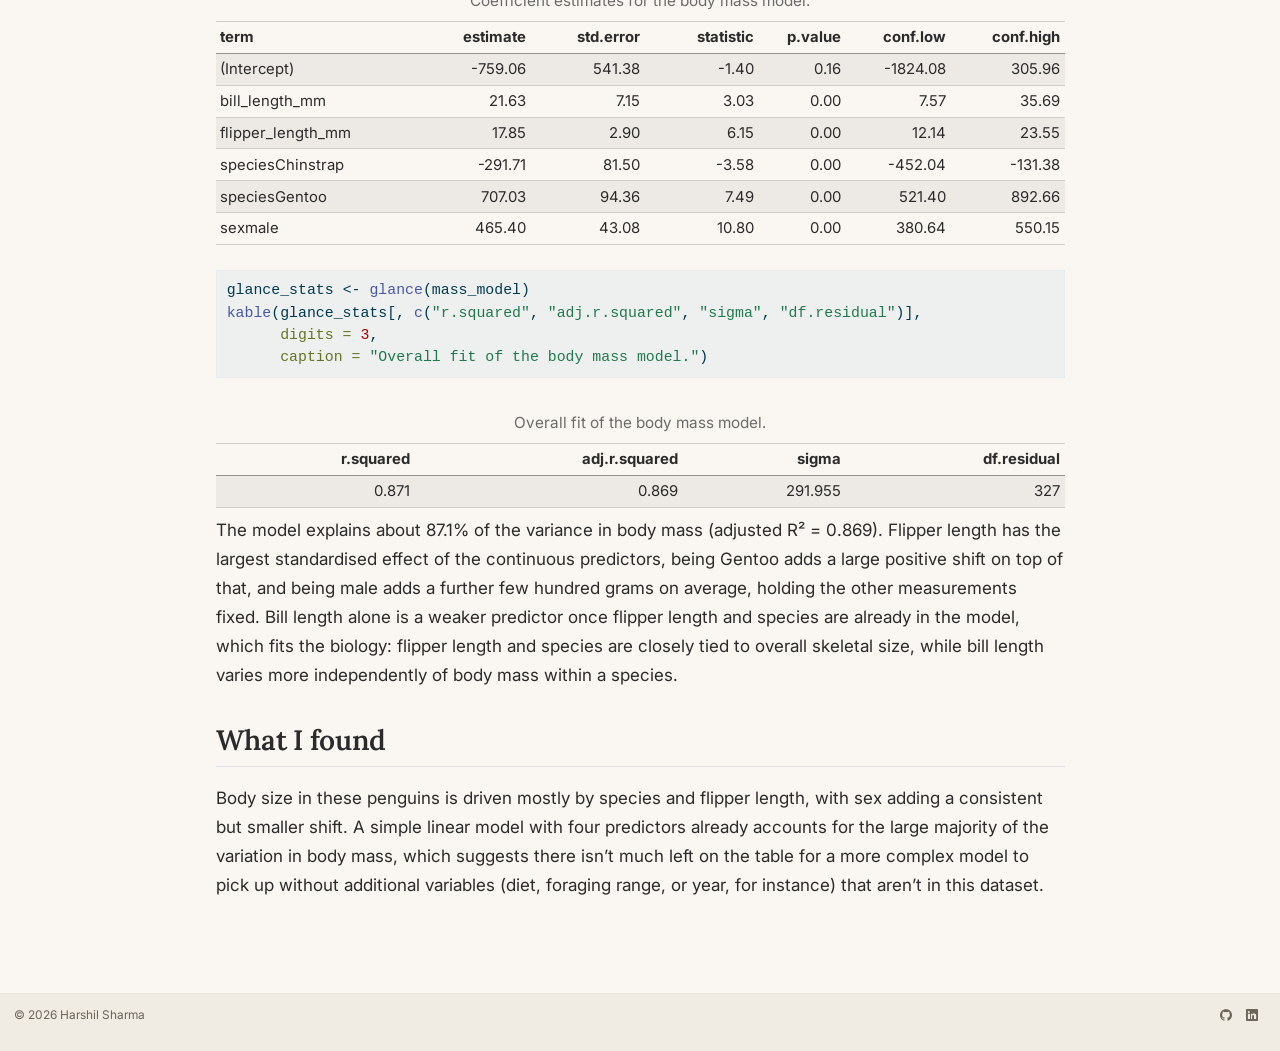
<file: docs/posts/penguin-body-mass/index.html>
<!DOCTYPE html>
<html xmlns="http://www.w3.org/1999/xhtml" lang="en" xml:lang="en"><head>

<meta charset="utf-8">
<meta name="generator" content="quarto-1.10.18">

<meta name="viewport" content="width=device-width, initial-scale=1.0, user-scalable=yes">

<meta name="author" content="Harshil Sharma">
<meta name="dcterms.date" content="2026-09-25">
<meta name="description" content="An EDA and linear model of penguin body mass using the Palmer Penguins dataset, in R.">

<title>What predicts a penguin’s body mass? – Harshil Sharma</title>
<style>
/* Default styles provided by pandoc.
** See https://pandoc.org/MANUAL.html#variables-for-html for config info.
*/
span.smallcaps{font-variant: small-caps;}
div.columns{display: flex; gap: 1.5em;}
div.column{flex: auto;}
@media screen {
div.columns{gap: min(4vw, 1.5em);}
div.column{overflow-x: auto;}
}
div.hanging-indent{margin-left: 1.5em; text-indent: -1.5em;}
ul.task-list{list-style: none;}
ul.task-list li input[type="checkbox"] {
  width: 0.8em;
  margin: 0 0.8em 0.2em -1em; /* quarto-specific, see https://github.com/quarto-dev/quarto-cli/issues/4556 */ 
  vertical-align: middle;
}
/* CSS for syntax highlighting */
html { -webkit-text-size-adjust: 100%; }
pre > code.sourceCode { white-space: pre; position: relative; }
pre > code.sourceCode > span { display: inline-block; line-height: 1.25; }
pre > code.sourceCode > span:empty { height: 1.2em; }
.sourceCode { overflow: visible; }
code.sourceCode > span { color: inherit; text-decoration: inherit; }
div.sourceCode { margin: 1em 0; }
pre.sourceCode { margin: 0; }
@media screen {
div.sourceCode { overflow: auto; }
}
@media print {
pre > code.sourceCode { white-space: pre-wrap; }
pre > code.sourceCode > span { text-indent: -5em; padding-left: 5em; }
}
pre.numberSource code
  { counter-reset: source-line 0; }
pre.numberSource code > span
  { position: relative; left: -4em; counter-increment: source-line; }
pre.numberSource code > span > a:first-child::before
  { content: counter(source-line);
    position: relative; left: -1em; text-align: right; vertical-align: baseline;
    border: none; display: inline-block;
    -webkit-touch-callout: none; -webkit-user-select: none;
    -khtml-user-select: none; -moz-user-select: none;
    -ms-user-select: none; user-select: none;
    padding: 0 4px; width: 4em;
  }
pre.numberSource { margin-left: 3em;  padding-left: 4px; }
div.sourceCode
  {   }
@media screen {
pre > code.sourceCode > span > a:first-child::before { text-decoration: underline; }
}
</style>


<script src="../../site_libs/quarto-nav/quarto-nav.js"></script>
<script src="../../site_libs/quarto-nav/headroom.min.js"></script>
<script src="../../site_libs/clipboard/clipboard.min.js"></script>
<script src="../../site_libs/quarto-search/autocomplete.umd.js"></script>
<script src="../../site_libs/quarto-search/fuse.min.js"></script>
<script src="../../site_libs/quarto-search/quarto-search.js"></script>
<meta name="quarto:offset" content="../../">
<link href="../../images/favicon.svg" rel="icon" type="image/svg+xml">
<script src="../../site_libs/quarto-html/quarto.js" type="module"></script>
<script src="../../site_libs/quarto-html/tabsets/tabsets.js" type="module"></script>
<script src="../../site_libs/quarto-html/popper.min.js"></script>
<script src="../../site_libs/quarto-html/tippy.umd.min.js"></script>
<script src="../../site_libs/quarto-html/anchor.min.js"></script>
<link href="../../site_libs/quarto-html/tippy.css" rel="stylesheet">
<link href="../../site_libs/quarto-html/quarto-syntax-highlighting-64a204ab8560d761af7679ceaba22944.css" rel="stylesheet" id="quarto-text-highlighting-styles">
<script src="../../site_libs/bootstrap/bootstrap.min.js"></script>
<link href="../../site_libs/bootstrap/bootstrap-icons.css" rel="stylesheet">
<link href="../../site_libs/bootstrap/bootstrap-7d946d2f1abc72b3cbd66cf932dc358c.min.css" rel="stylesheet" append-hash="true" id="quarto-bootstrap" data-mode="light">
<script id="quarto-search-options" type="application/json">{
  "location": "navbar",
  "copy-button": false,
  "collapse-after": 3,
  "panel-placement": "end",
  "type": "overlay",
  "limit": 50,
  "keyboard-shortcut": [
    "f",
    "/",
    "s"
  ],
  "show-item-context": false,
  "language": {
    "search-no-results-text": "No results",
    "search-matching-documents-text": "matching documents",
    "search-copy-link-title": "Copy link to search",
    "search-hide-matches-text": "Hide additional matches",
    "search-more-match-text": "more match in this document",
    "search-more-matches-text": "more matches in this document",
    "search-clear-button-title": "Clear",
    "search-text-placeholder": "",
    "search-detached-cancel-button-title": "Cancel",
    "search-submit-button-title": "Submit",
    "search-label": "Search"
  }
}</script>


<link rel="stylesheet" href="../../styles.css">
</head>

<body class="nav-fixed fullcontent quarto-light">

<div id="quarto-search-results"></div>
  <header id="quarto-header" class="headroom fixed-top">
    <nav class="navbar navbar-expand-lg " data-bs-theme="dark">
      <div class="navbar-container container-fluid">
      <div class="navbar-brand-container mx-auto">
    <a class="navbar-brand" href="../../index.html">
    <span class="navbar-title">Harshil Sharma</span>
    </a>
  </div>
            <div id="quarto-search" class="" title="Search"></div>
          <button class="navbar-toggler" type="button" data-bs-toggle="collapse" data-bs-target="#navbarCollapse" aria-controls="navbarCollapse" role="menu" aria-expanded="false" aria-label="Toggle navigation" onclick="if (window.quartoToggleHeadroom) { window.quartoToggleHeadroom(); }">
  <span class="navbar-toggler-icon"></span>
</button>
          <div class="collapse navbar-collapse" id="navbarCollapse">
            <ul class="navbar-nav navbar-nav-scroll me-auto">
  <li class="nav-item">
    <a class="nav-link" href="../../index.html"> 
<span class="menu-text">Home</span></a>
  </li>  
  <li class="nav-item">
    <a class="nav-link" href="../../about.html"> 
<span class="menu-text">About</span></a>
  </li>  
  <li class="nav-item">
    <a class="nav-link" href="../../blog.html"> 
<span class="menu-text">Blog</span></a>
  </li>  
</ul>
            <ul class="navbar-nav navbar-nav-scroll ms-auto">
  <li class="nav-item compact">
    <a class="nav-link" href="https://github.com/harshil2sharma"> <i class="bi bi-github" role="img" aria-label="GitHub">
</i> 
<span class="menu-text"></span></a>
  </li>  
  <li class="nav-item compact">
    <a class="nav-link" href="https://www.linkedin.com/in/harshil-sharma-002ms2012/"> <i class="bi bi-linkedin" role="img" aria-label="LinkedIn">
</i> 
<span class="menu-text"></span></a>
  </li>  
  <li class="nav-item compact">
    <a class="nav-link" href="mailto:harshil2012sharma@gmail.com"> <i class="bi bi-envelope" role="img" aria-label="Email">
</i> 
<span class="menu-text"></span></a>
  </li>  
</ul>
          </div> <!-- /navcollapse -->
            <div class="quarto-navbar-tools">
</div>
      </div> <!-- /container-fluid -->
    </nav>
</header>
<!-- content -->
<div id="quarto-content" class="quarto-container page-columns page-rows-contents page-layout-article page-navbar">
<!-- sidebar -->
<!-- margin-sidebar -->
    
<!-- main -->
<main class="content" id="quarto-document-content">

<header id="title-block-header" class="quarto-title-block default">
<div class="quarto-title">
<h1 class="title">What predicts a penguin’s body mass?</h1>
</div>

<div>
  <div class="description">
    An EDA and linear model of penguin body mass using the Palmer Penguins dataset, in R.
  </div>
</div>


<div class="quarto-title-meta">

    <div>
    <div class="quarto-title-meta-heading">Author</div>
    <div class="quarto-title-meta-contents">
             <p>Harshil Sharma </p>
          </div>
  </div>
    
    <div>
    <div class="quarto-title-meta-heading">Published</div>
    <div class="quarto-title-meta-contents">
      <p class="date">September 25, 2026</p>
    </div>
  </div>
  
    
  </div>
  


</header>


<p>Data: <a href="https://allisonhorst.github.io/palmerpenguins/">Palmer Penguins</a>, Palmer Station Antarctica LTER, released under a <a href="https://allisonhorst.github.io/palmerpenguins/LICENSE.html">CC0 1.0 licence</a>. Citation: Horst AM, Hill AP, Gorman KB (2020). palmerpenguins R package version 0.1.1. The data ships inside the <code>palmerpenguins</code> R package, so no download or network access is needed to reproduce this post.</p>
<p>Three species of penguin were measured on three islands in the Palmer Archipelago, Antarctica. I wanted to know: how much of a penguin’s body mass can be explained by its bill and flipper measurements, once species and sex are accounted for?</p>
<div class="cell">
<div class="code-copy-outer-scaffold"><div class="sourceCode cell-code" id="cb1"><pre class="sourceCode r code-with-copy"><code class="sourceCode r"><span id="cb1-1"><a href="#cb1-1" aria-hidden="true" tabindex="-1"></a><span class="fu">library</span>(palmerpenguins)</span>
<span id="cb1-2"><a href="#cb1-2" aria-hidden="true" tabindex="-1"></a><span class="fu">library</span>(dplyr)</span>
<span id="cb1-3"><a href="#cb1-3" aria-hidden="true" tabindex="-1"></a><span class="fu">library</span>(ggplot2)</span>
<span id="cb1-4"><a href="#cb1-4" aria-hidden="true" tabindex="-1"></a><span class="fu">library</span>(broom)</span>
<span id="cb1-5"><a href="#cb1-5" aria-hidden="true" tabindex="-1"></a><span class="fu">library</span>(knitr)</span></code></pre></div><button title="Copy to Clipboard" class="code-copy-button"><i class="bi"></i></button></div>
</div>
<section id="cleaning-the-data" class="level2">
<h2 class="anchored" data-anchor-id="cleaning-the-data">Cleaning the data</h2>
<p>A handful of rows are missing measurements or sex entirely. Since the model below needs complete cases across all predictors, I drop them here rather than silently letting <code>lm()</code> do it, and report how much data that costs me.</p>
<div class="cell">
<div class="code-copy-outer-scaffold"><div class="sourceCode cell-code" id="cb2"><pre class="sourceCode r code-with-copy"><code class="sourceCode r"><span id="cb2-1"><a href="#cb2-1" aria-hidden="true" tabindex="-1"></a>penguins_clean <span class="ot">&lt;-</span> penguins <span class="sc">|&gt;</span></span>
<span id="cb2-2"><a href="#cb2-2" aria-hidden="true" tabindex="-1"></a>  <span class="fu">filter</span>(<span class="sc">!</span><span class="fu">is.na</span>(sex)) <span class="sc">|&gt;</span></span>
<span id="cb2-3"><a href="#cb2-3" aria-hidden="true" tabindex="-1"></a>  <span class="fu">select</span>(species, island, bill_length_mm, bill_depth_mm, flipper_length_mm,</span>
<span id="cb2-4"><a href="#cb2-4" aria-hidden="true" tabindex="-1"></a>         body_mass_g, sex) <span class="sc">|&gt;</span></span>
<span id="cb2-5"><a href="#cb2-5" aria-hidden="true" tabindex="-1"></a>  <span class="fu">na.omit</span>()</span>
<span id="cb2-6"><a href="#cb2-6" aria-hidden="true" tabindex="-1"></a></span>
<span id="cb2-7"><a href="#cb2-7" aria-hidden="true" tabindex="-1"></a>n_dropped <span class="ot">&lt;-</span> <span class="fu">nrow</span>(penguins) <span class="sc">-</span> <span class="fu">nrow</span>(penguins_clean)</span>
<span id="cb2-8"><a href="#cb2-8" aria-hidden="true" tabindex="-1"></a><span class="fu">cat</span>(<span class="st">"Rows in raw data:"</span>, <span class="fu">nrow</span>(penguins), <span class="st">"</span><span class="sc">\n</span><span class="st">"</span>)</span></code></pre></div><button title="Copy to Clipboard" class="code-copy-button"><i class="bi"></i></button></div>
<div class="cell-output cell-output-stdout">
<pre><code>Rows in raw data: 344 </code></pre>
</div>
<div class="code-copy-outer-scaffold"><div class="sourceCode cell-code" id="cb4"><pre class="sourceCode r code-with-copy"><code class="sourceCode r"><span id="cb4-1"><a href="#cb4-1" aria-hidden="true" tabindex="-1"></a><span class="fu">cat</span>(<span class="st">"Rows after dropping incomplete cases:"</span>, <span class="fu">nrow</span>(penguins_clean), <span class="st">"</span><span class="sc">\n</span><span class="st">"</span>)</span></code></pre></div><button title="Copy to Clipboard" class="code-copy-button"><i class="bi"></i></button></div>
<div class="cell-output cell-output-stdout">
<pre><code>Rows after dropping incomplete cases: 333 </code></pre>
</div>
<div class="code-copy-outer-scaffold"><div class="sourceCode cell-code" id="cb6"><pre class="sourceCode r code-with-copy"><code class="sourceCode r"><span id="cb6-1"><a href="#cb6-1" aria-hidden="true" tabindex="-1"></a><span class="fu">cat</span>(<span class="st">"Rows dropped:"</span>, n_dropped, <span class="st">"</span><span class="sc">\n</span><span class="st">"</span>)</span></code></pre></div><button title="Copy to Clipboard" class="code-copy-button"><i class="bi"></i></button></div>
<div class="cell-output cell-output-stdout">
<pre><code>Rows dropped: 11 </code></pre>
</div>
</div>
<p>That drops 11 of the original 344 rows, leaving 333 penguins with complete measurements.</p>
</section>
<section id="body-mass-by-species-and-sex" class="level2">
<h2 class="anchored" data-anchor-id="body-mass-by-species-and-sex">Body mass by species and sex</h2>
<div class="cell">
<div class="code-copy-outer-scaffold"><div class="sourceCode cell-code" id="cb8"><pre class="sourceCode r code-with-copy"><code class="sourceCode r"><span id="cb8-1"><a href="#cb8-1" aria-hidden="true" tabindex="-1"></a>penguin_summary <span class="ot">&lt;-</span> penguins_clean <span class="sc">|&gt;</span></span>
<span id="cb8-2"><a href="#cb8-2" aria-hidden="true" tabindex="-1"></a>  <span class="fu">group_by</span>(species, sex) <span class="sc">|&gt;</span></span>
<span id="cb8-3"><a href="#cb8-3" aria-hidden="true" tabindex="-1"></a>  <span class="fu">summarise</span>(</span>
<span id="cb8-4"><a href="#cb8-4" aria-hidden="true" tabindex="-1"></a>    <span class="at">n =</span> <span class="fu">n</span>(),</span>
<span id="cb8-5"><a href="#cb8-5" aria-hidden="true" tabindex="-1"></a>    <span class="at">mean_mass_g =</span> <span class="fu">round</span>(<span class="fu">mean</span>(body_mass_g), <span class="dv">1</span>),</span>
<span id="cb8-6"><a href="#cb8-6" aria-hidden="true" tabindex="-1"></a>    <span class="at">sd_mass_g =</span> <span class="fu">round</span>(<span class="fu">sd</span>(body_mass_g), <span class="dv">1</span>),</span>
<span id="cb8-7"><a href="#cb8-7" aria-hidden="true" tabindex="-1"></a>    <span class="at">mean_flipper_mm =</span> <span class="fu">round</span>(<span class="fu">mean</span>(flipper_length_mm), <span class="dv">1</span>),</span>
<span id="cb8-8"><a href="#cb8-8" aria-hidden="true" tabindex="-1"></a>    <span class="at">.groups =</span> <span class="st">"drop"</span></span>
<span id="cb8-9"><a href="#cb8-9" aria-hidden="true" tabindex="-1"></a>  )</span>
<span id="cb8-10"><a href="#cb8-10" aria-hidden="true" tabindex="-1"></a></span>
<span id="cb8-11"><a href="#cb8-11" aria-hidden="true" tabindex="-1"></a><span class="fu">kable</span>(penguin_summary,</span>
<span id="cb8-12"><a href="#cb8-12" aria-hidden="true" tabindex="-1"></a>      <span class="at">caption =</span> <span class="st">"Body mass and flipper length by species and sex."</span>)</span></code></pre></div><button title="Copy to Clipboard" class="code-copy-button"><i class="bi"></i></button></div>
<div class="cell-output-display">
<table class="caption-top table table-sm table-striped small">
<caption>Body mass and flipper length by species and sex.</caption>
<thead>
<tr class="header">
<th style="text-align: left;">species</th>
<th style="text-align: left;">sex</th>
<th style="text-align: right;">n</th>
<th style="text-align: right;">mean_mass_g</th>
<th style="text-align: right;">sd_mass_g</th>
<th style="text-align: right;">mean_flipper_mm</th>
</tr>
</thead>
<tbody>
<tr class="odd">
<td style="text-align: left;">Adelie</td>
<td style="text-align: left;">female</td>
<td style="text-align: right;">73</td>
<td style="text-align: right;">3368.8</td>
<td style="text-align: right;">269.4</td>
<td style="text-align: right;">187.8</td>
</tr>
<tr class="even">
<td style="text-align: left;">Adelie</td>
<td style="text-align: left;">male</td>
<td style="text-align: right;">73</td>
<td style="text-align: right;">4043.5</td>
<td style="text-align: right;">346.8</td>
<td style="text-align: right;">192.4</td>
</tr>
<tr class="odd">
<td style="text-align: left;">Chinstrap</td>
<td style="text-align: left;">female</td>
<td style="text-align: right;">34</td>
<td style="text-align: right;">3527.2</td>
<td style="text-align: right;">285.3</td>
<td style="text-align: right;">191.7</td>
</tr>
<tr class="even">
<td style="text-align: left;">Chinstrap</td>
<td style="text-align: left;">male</td>
<td style="text-align: right;">34</td>
<td style="text-align: right;">3939.0</td>
<td style="text-align: right;">362.1</td>
<td style="text-align: right;">199.9</td>
</tr>
<tr class="odd">
<td style="text-align: left;">Gentoo</td>
<td style="text-align: left;">female</td>
<td style="text-align: right;">58</td>
<td style="text-align: right;">4679.7</td>
<td style="text-align: right;">281.6</td>
<td style="text-align: right;">212.7</td>
</tr>
<tr class="even">
<td style="text-align: left;">Gentoo</td>
<td style="text-align: left;">male</td>
<td style="text-align: right;">61</td>
<td style="text-align: right;">5484.8</td>
<td style="text-align: right;">313.2</td>
<td style="text-align: right;">221.5</td>
</tr>
</tbody>
</table>
</div>
</div>
<p>Gentoo penguins are noticeably heavier than Adelie or Chinstrap, and within every species males run heavier than females. Flipper length tracks the same pattern, which suggests it might be a useful predictor of mass alongside bill measurements.</p>
<div class="cell">
<div class="code-copy-outer-scaffold"><div class="sourceCode cell-code" id="cb9"><pre class="sourceCode r code-with-copy"><code class="sourceCode r"><span id="cb9-1"><a href="#cb9-1" aria-hidden="true" tabindex="-1"></a><span class="fu">ggplot</span>(penguins_clean, <span class="fu">aes</span>(<span class="at">x =</span> species, <span class="at">y =</span> body_mass_g, <span class="at">fill =</span> sex)) <span class="sc">+</span></span>
<span id="cb9-2"><a href="#cb9-2" aria-hidden="true" tabindex="-1"></a>  <span class="fu">geom_boxplot</span>(<span class="at">alpha =</span> <span class="fl">0.8</span>) <span class="sc">+</span></span>
<span id="cb9-3"><a href="#cb9-3" aria-hidden="true" tabindex="-1"></a>  <span class="fu">labs</span>(</span>
<span id="cb9-4"><a href="#cb9-4" aria-hidden="true" tabindex="-1"></a>    <span class="at">x =</span> <span class="st">"Species"</span>,</span>
<span id="cb9-5"><a href="#cb9-5" aria-hidden="true" tabindex="-1"></a>    <span class="at">y =</span> <span class="st">"Body mass (g)"</span>,</span>
<span id="cb9-6"><a href="#cb9-6" aria-hidden="true" tabindex="-1"></a>    <span class="at">fill =</span> <span class="st">"Sex"</span>,</span>
<span id="cb9-7"><a href="#cb9-7" aria-hidden="true" tabindex="-1"></a>    <span class="at">title =</span> <span class="st">"Gentoo penguins are the heaviest of the three species"</span></span>
<span id="cb9-8"><a href="#cb9-8" aria-hidden="true" tabindex="-1"></a>  ) <span class="sc">+</span></span>
<span id="cb9-9"><a href="#cb9-9" aria-hidden="true" tabindex="-1"></a>  <span class="fu">theme_minimal</span>(<span class="at">base_size =</span> <span class="dv">13</span>)</span></code></pre></div><button title="Copy to Clipboard" class="code-copy-button"><i class="bi"></i></button></div>
<div class="cell-output-display">
<div id="fig-penguin-mass" class="quarto-float quarto-figure quarto-figure-center anchored">
<figure class="quarto-float quarto-float-fig figure">
<div aria-describedby="fig-penguin-mass-caption-0ceaefa1-69ba-4598-a22c-09a6ac19f8ca">
<img src="index_files/figure-html/fig-penguin-mass-1.png" class="img-fluid figure-img" width="672">
</div>
<figcaption class="quarto-float-caption-bottom quarto-float-caption quarto-float-fig" id="fig-penguin-mass-caption-0ceaefa1-69ba-4598-a22c-09a6ac19f8ca">
Figure&nbsp;1: Body mass of penguins by species, split by sex.
</figcaption>
</figure>
</div>
</div>
</div>
</section>
<section id="modelling-body-mass" class="level2">
<h2 class="anchored" data-anchor-id="modelling-body-mass">Modelling body mass</h2>
<p>I fit a linear model of body mass against bill length, flipper length, species, and sex. Species and sex are included because <a href="#fig-penguin-mass" class="quarto-xref">Figure&nbsp;1</a> suggests both shift the whole distribution, not just the average.</p>
<div class="cell">
<div class="code-copy-outer-scaffold"><div class="sourceCode cell-code" id="cb10"><pre class="sourceCode r code-with-copy"><code class="sourceCode r"><span id="cb10-1"><a href="#cb10-1" aria-hidden="true" tabindex="-1"></a>mass_model <span class="ot">&lt;-</span> <span class="fu">lm</span>(</span>
<span id="cb10-2"><a href="#cb10-2" aria-hidden="true" tabindex="-1"></a>  body_mass_g <span class="sc">~</span> bill_length_mm <span class="sc">+</span> flipper_length_mm <span class="sc">+</span> species <span class="sc">+</span> sex,</span>
<span id="cb10-3"><a href="#cb10-3" aria-hidden="true" tabindex="-1"></a>  <span class="at">data =</span> penguins_clean</span>
<span id="cb10-4"><a href="#cb10-4" aria-hidden="true" tabindex="-1"></a>)</span>
<span id="cb10-5"><a href="#cb10-5" aria-hidden="true" tabindex="-1"></a></span>
<span id="cb10-6"><a href="#cb10-6" aria-hidden="true" tabindex="-1"></a><span class="fu">kable</span>(<span class="fu">tidy</span>(mass_model, <span class="at">conf.int =</span> <span class="cn">TRUE</span>),</span>
<span id="cb10-7"><a href="#cb10-7" aria-hidden="true" tabindex="-1"></a>      <span class="at">digits =</span> <span class="dv">2</span>,</span>
<span id="cb10-8"><a href="#cb10-8" aria-hidden="true" tabindex="-1"></a>      <span class="at">caption =</span> <span class="st">"Coefficient estimates for the body mass model."</span>)</span></code></pre></div><button title="Copy to Clipboard" class="code-copy-button"><i class="bi"></i></button></div>
<div class="cell-output-display">
<table class="caption-top table table-sm table-striped small">
<caption>Coefficient estimates for the body mass model.</caption>
<colgroup>
<col style="width: 24%">
<col style="width: 12%">
<col style="width: 13%">
<col style="width: 13%">
<col style="width: 10%">
<col style="width: 12%">
<col style="width: 13%">
</colgroup>
<thead>
<tr class="header">
<th style="text-align: left;">term</th>
<th style="text-align: right;">estimate</th>
<th style="text-align: right;">std.error</th>
<th style="text-align: right;">statistic</th>
<th style="text-align: right;">p.value</th>
<th style="text-align: right;">conf.low</th>
<th style="text-align: right;">conf.high</th>
</tr>
</thead>
<tbody>
<tr class="odd">
<td style="text-align: left;">(Intercept)</td>
<td style="text-align: right;">-759.06</td>
<td style="text-align: right;">541.38</td>
<td style="text-align: right;">-1.40</td>
<td style="text-align: right;">0.16</td>
<td style="text-align: right;">-1824.08</td>
<td style="text-align: right;">305.96</td>
</tr>
<tr class="even">
<td style="text-align: left;">bill_length_mm</td>
<td style="text-align: right;">21.63</td>
<td style="text-align: right;">7.15</td>
<td style="text-align: right;">3.03</td>
<td style="text-align: right;">0.00</td>
<td style="text-align: right;">7.57</td>
<td style="text-align: right;">35.69</td>
</tr>
<tr class="odd">
<td style="text-align: left;">flipper_length_mm</td>
<td style="text-align: right;">17.85</td>
<td style="text-align: right;">2.90</td>
<td style="text-align: right;">6.15</td>
<td style="text-align: right;">0.00</td>
<td style="text-align: right;">12.14</td>
<td style="text-align: right;">23.55</td>
</tr>
<tr class="even">
<td style="text-align: left;">speciesChinstrap</td>
<td style="text-align: right;">-291.71</td>
<td style="text-align: right;">81.50</td>
<td style="text-align: right;">-3.58</td>
<td style="text-align: right;">0.00</td>
<td style="text-align: right;">-452.04</td>
<td style="text-align: right;">-131.38</td>
</tr>
<tr class="odd">
<td style="text-align: left;">speciesGentoo</td>
<td style="text-align: right;">707.03</td>
<td style="text-align: right;">94.36</td>
<td style="text-align: right;">7.49</td>
<td style="text-align: right;">0.00</td>
<td style="text-align: right;">521.40</td>
<td style="text-align: right;">892.66</td>
</tr>
<tr class="even">
<td style="text-align: left;">sexmale</td>
<td style="text-align: right;">465.40</td>
<td style="text-align: right;">43.08</td>
<td style="text-align: right;">10.80</td>
<td style="text-align: right;">0.00</td>
<td style="text-align: right;">380.64</td>
<td style="text-align: right;">550.15</td>
</tr>
</tbody>
</table>
</div>
</div>
<div class="cell">
<div class="code-copy-outer-scaffold"><div class="sourceCode cell-code" id="cb11"><pre class="sourceCode r code-with-copy"><code class="sourceCode r"><span id="cb11-1"><a href="#cb11-1" aria-hidden="true" tabindex="-1"></a>glance_stats <span class="ot">&lt;-</span> <span class="fu">glance</span>(mass_model)</span>
<span id="cb11-2"><a href="#cb11-2" aria-hidden="true" tabindex="-1"></a><span class="fu">kable</span>(glance_stats[, <span class="fu">c</span>(<span class="st">"r.squared"</span>, <span class="st">"adj.r.squared"</span>, <span class="st">"sigma"</span>, <span class="st">"df.residual"</span>)],</span>
<span id="cb11-3"><a href="#cb11-3" aria-hidden="true" tabindex="-1"></a>      <span class="at">digits =</span> <span class="dv">3</span>,</span>
<span id="cb11-4"><a href="#cb11-4" aria-hidden="true" tabindex="-1"></a>      <span class="at">caption =</span> <span class="st">"Overall fit of the body mass model."</span>)</span></code></pre></div><button title="Copy to Clipboard" class="code-copy-button"><i class="bi"></i></button></div>
<div class="cell-output-display">
<table class="caption-top table table-sm table-striped small">
<caption>Overall fit of the body mass model.</caption>
<thead>
<tr class="header">
<th style="text-align: right;">r.squared</th>
<th style="text-align: right;">adj.r.squared</th>
<th style="text-align: right;">sigma</th>
<th style="text-align: right;">df.residual</th>
</tr>
</thead>
<tbody>
<tr class="odd">
<td style="text-align: right;">0.871</td>
<td style="text-align: right;">0.869</td>
<td style="text-align: right;">291.955</td>
<td style="text-align: right;">327</td>
</tr>
</tbody>
</table>
</div>
</div>
<p>The model explains about 87.1% of the variance in body mass (adjusted R² = 0.869). Flipper length has the largest standardised effect of the continuous predictors, being Gentoo adds a large positive shift on top of that, and being male adds a further few hundred grams on average, holding the other measurements fixed. Bill length alone is a weaker predictor once flipper length and species are already in the model, which fits the biology: flipper length and species are closely tied to overall skeletal size, while bill length varies more independently of body mass within a species.</p>
</section>
<section id="what-i-found" class="level2">
<h2 class="anchored" data-anchor-id="what-i-found">What I found</h2>
<p>Body size in these penguins is driven mostly by species and flipper length, with sex adding a consistent but smaller shift. A simple linear model with four predictors already accounts for the large majority of the variation in body mass, which suggests there isn’t much left on the table for a more complex model to pick up without additional variables (diet, foraging range, or year, for instance) that aren’t in this dataset.</p>


</section>

</main> <!-- /main -->
<script id="quarto-html-after-body" type="application/javascript">
  window.document.addEventListener("DOMContentLoaded", function (event) {
    const icon = "";
    const anchorJS = new window.AnchorJS();
    anchorJS.options = {
      placement: 'right',
      icon: icon
    };
    anchorJS.add('.anchored');
    const isCodeAnnotation = (el) => {
      for (const clz of el.classList) {
        if (clz.startsWith('code-annotation-')) {                     
          return true;
        }
      }
      return false;
    }
    const onCopySuccess = function(e) {
      // button target
      const button = e.trigger;
      // don't keep focus
      button.blur();
      // flash "checked"
      button.classList.add('code-copy-button-checked');
      var currentTitle = button.getAttribute("title");
      button.setAttribute("title", "Copied!");
      let tooltip;
      if (window.bootstrap) {
        button.setAttribute("data-bs-toggle", "tooltip");
        button.setAttribute("data-bs-placement", "left");
        button.setAttribute("data-bs-title", "Copied!");
        tooltip = new bootstrap.Tooltip(button, 
          { trigger: "manual", 
            customClass: "code-copy-button-tooltip",
            offset: [0, -8]});
        tooltip.show();    
      }
      setTimeout(function() {
        if (tooltip) {
          tooltip.hide();
          button.removeAttribute("data-bs-title");
          button.removeAttribute("data-bs-toggle");
          button.removeAttribute("data-bs-placement");
        }
        button.setAttribute("title", currentTitle);
        button.classList.remove('code-copy-button-checked');
      }, 1000);
      // clear code selection
      e.clearSelection();
    }
    const getTextToCopy = function(trigger) {
      const outerScaffold = trigger.parentElement.cloneNode(true);
      const codeEl = outerScaffold.querySelector('code');
      for (const childEl of codeEl.children) {
        if (isCodeAnnotation(childEl)) {
          childEl.remove();
        }
      }
      return codeEl.innerText;
    }
    const clipboard = new window.ClipboardJS('.code-copy-button:not([data-in-quarto-modal])', {
      text: getTextToCopy
    });
    clipboard.on('success', onCopySuccess);
    if (window.document.getElementById('quarto-embedded-source-code-modal')) {
      const clipboardModal = new window.ClipboardJS('.code-copy-button[data-in-quarto-modal]', {
        text: getTextToCopy,
        container: window.document.getElementById('quarto-embedded-source-code-modal')
      });
      clipboardModal.on('success', onCopySuccess);
    }
      var localhostRegex = new RegExp(/^(?:http|https):\/\/localhost\:?[0-9]*\//);
      var mailtoRegex = new RegExp(/^mailto:/);
        var filterRegex = new RegExp("https:\/\/harshil2sharma\.github\.io");
      var isInternal = (href) => {
          return filterRegex.test(href) || localhostRegex.test(href) || mailtoRegex.test(href);
      }
      // Inspect non-navigation links and adorn them if external
     var links = window.document.querySelectorAll('a[href]:not(.nav-link):not(.navbar-brand):not(.toc-action):not(.sidebar-link):not(.sidebar-item-toggle):not(.pagination-link):not(.no-external):not([aria-hidden]):not(.dropdown-item):not(.quarto-navigation-tool):not(.about-link)');
      for (var i=0; i<links.length; i++) {
        const link = links[i];
        if (!isInternal(link.href)) {
          // undo the damage that might have been done by quarto-nav.js in the case of
          // links that we want to consider external
          if (link.dataset.originalHref !== undefined) {
            link.href = link.dataset.originalHref;
          }
        }
      }
    function tippyHover(el, contentFn, onTriggerFn, onUntriggerFn) {
      const config = {
        allowHTML: true,
        maxWidth: 500,
        delay: 100,
        arrow: false,
        appendTo: function(el) {
            return el.parentElement;
        },
        interactive: true,
        interactiveBorder: 10,
        theme: 'quarto',
        placement: 'bottom-start',
      };
      if (contentFn) {
        config.content = contentFn;
      }
      if (onTriggerFn) {
        config.onTrigger = onTriggerFn;
      }
      if (onUntriggerFn) {
        config.onUntrigger = onUntriggerFn;
      }
      window.tippy(el, config); 
    }
    const noterefs = window.document.querySelectorAll('a[role="doc-noteref"]');
    for (var i=0; i<noterefs.length; i++) {
      const ref = noterefs[i];
      tippyHover(ref, function() {
        // use id or data attribute instead here
        let href = ref.getAttribute('data-footnote-href') || ref.getAttribute('href');
        try { href = new URL(href).hash; } catch {}
        const id = href.replace(/^#\/?/, "");
        const note = window.document.getElementById(id);
        if (note) {
          return note.innerHTML;
        } else {
          return "";
        }
      });
    }
    const xrefs = window.document.querySelectorAll('a.quarto-xref');
    const processXRef = (id, note) => {
      // Strip column container classes
      const stripColumnClz = (el) => {
        el.classList.remove("page-full", "page-columns");
        if (el.children) {
          for (const child of el.children) {
            stripColumnClz(child);
          }
        }
      }
      stripColumnClz(note)
      if (id === null || id.startsWith('sec-')) {
        // Special case sections, only their first couple elements
        const container = document.createElement("div");
        if (note.children && note.children.length > 2) {
          container.appendChild(note.children[0].cloneNode(true));
          for (let i = 1; i < note.children.length; i++) {
            const child = note.children[i];
            if (child.tagName === "P" && child.innerText === "") {
              continue;
            } else {
              container.appendChild(child.cloneNode(true));
              break;
            }
          }
          if (window.Quarto?.typesetMath) {
            window.Quarto.typesetMath(container);
          }
          return container.innerHTML
        } else {
          if (window.Quarto?.typesetMath) {
            window.Quarto.typesetMath(note);
          }
          return note.innerHTML;
        }
      } else {
        // Remove any anchor links if they are present
        const anchorLink = note.querySelector('a.anchorjs-link');
        if (anchorLink) {
          anchorLink.remove();
        }
        if (window.Quarto?.typesetMath) {
          window.Quarto.typesetMath(note);
        }
        if (note.classList.contains("callout")) {
          return note.outerHTML;
        } else {
          return note.innerHTML;
        }
      }
    }
    for (var i=0; i<xrefs.length; i++) {
      const xref = xrefs[i];
      tippyHover(xref, undefined, function(instance) {
        instance.disable();
        let url = xref.getAttribute('href');
        let hash = undefined; 
        if (url.startsWith('#')) {
          hash = url;
        } else {
          try { hash = new URL(url).hash; } catch {}
        }
        if (hash) {
          const id = hash.replace(/^#\/?/, "");
          const note = window.document.getElementById(id);
          if (note !== null) {
            try {
              const html = processXRef(id, note.cloneNode(true));
              instance.setContent(html);
            } finally {
              instance.enable();
              instance.show();
            }
          } else {
            // See if we can fetch this
            fetch(url.split('#')[0])
            .then(res => res.text())
            .then(html => {
              const parser = new DOMParser();
              const htmlDoc = parser.parseFromString(html, "text/html");
              const note = htmlDoc.getElementById(id);
              if (note !== null) {
                const html = processXRef(id, note);
                instance.setContent(html);
              } 
            }).finally(() => {
              instance.enable();
              instance.show();
            });
          }
        } else {
          // See if we can fetch a full url (with no hash to target)
          // This is a special case and we should probably do some content thinning / targeting
          fetch(url)
          .then(res => res.text())
          .then(html => {
            const parser = new DOMParser();
            const htmlDoc = parser.parseFromString(html, "text/html");
            const note = htmlDoc.querySelector('main.content');
            if (note !== null) {
              // This should only happen for chapter cross references
              // (since there is no id in the URL)
              // remove the first header
              if (note.children.length > 0 && note.children[0].tagName === "HEADER") {
                note.children[0].remove();
              }
              const html = processXRef(null, note);
              instance.setContent(html);
            } 
          }).finally(() => {
            instance.enable();
            instance.show();
          });
        }
      }, function(instance) {
      });
    }
        let selectedAnnoteEl;
        const selectorForAnnotation = ( cell, annotation) => {
          let cellAttr = 'data-code-cell="' + cell + '"';
          let lineAttr = 'data-code-annotation="' +  annotation + '"';
          const selector = 'span[' + cellAttr + '][' + lineAttr + ']';
          return selector;
        }
        const selectCodeLines = (annoteEl) => {
          const doc = window.document;
          const targetCell = annoteEl.getAttribute("data-target-cell");
          const targetAnnotation = annoteEl.getAttribute("data-target-annotation");
          const annoteSpan = window.document.querySelector(selectorForAnnotation(targetCell, targetAnnotation));
          const lines = annoteSpan.getAttribute("data-code-lines").split(",");
          const lineIds = lines.map((line) => {
            return targetCell + "-" + line;
          })
          let top = null;
          let height = null;
          let parent = null;
          if (lineIds.length > 0) {
              //compute the position of the single el (top and bottom and make a div)
              const el = window.document.getElementById(lineIds[0]);
              top = el.offsetTop;
              height = el.offsetHeight;
              parent = el.parentElement.parentElement;
            if (lineIds.length > 1) {
              const lastEl = window.document.getElementById(lineIds[lineIds.length - 1]);
              const bottom = lastEl.offsetTop + lastEl.offsetHeight;
              height = bottom - top;
            }
            if (top !== null && height !== null && parent !== null) {
              // cook up a div (if necessary) and position it 
              let div = window.document.getElementById("code-annotation-line-highlight");
              if (div === null) {
                div = window.document.createElement("div");
                div.setAttribute("id", "code-annotation-line-highlight");
                div.style.position = 'absolute';
                parent.appendChild(div);
              }
              div.style.top = top - 2 + "px";
              div.style.height = height + 4 + "px";
              div.style.left = 0;
              let gutterDiv = window.document.getElementById("code-annotation-line-highlight-gutter");
              if (gutterDiv === null) {
                gutterDiv = window.document.createElement("div");
                gutterDiv.setAttribute("id", "code-annotation-line-highlight-gutter");
                gutterDiv.style.position = 'absolute';
                const codeCell = window.document.getElementById(targetCell);
                const gutter = codeCell.querySelector('.code-annotation-gutter');
                gutter.appendChild(gutterDiv);
              }
              gutterDiv.style.top = top - 2 + "px";
              gutterDiv.style.height = height + 4 + "px";
            }
            selectedAnnoteEl = annoteEl;
          }
        };
        const unselectCodeLines = () => {
          const elementsIds = ["code-annotation-line-highlight", "code-annotation-line-highlight-gutter"];
          elementsIds.forEach((elId) => {
            const div = window.document.getElementById(elId);
            if (div) {
              div.remove();
            }
          });
          selectedAnnoteEl = undefined;
        };
          // Handle positioning of the toggle
      window.addEventListener(
        "resize",
        throttle(() => {
          elRect = undefined;
          if (selectedAnnoteEl) {
            selectCodeLines(selectedAnnoteEl);
          }
        }, 10)
      );
      function throttle(fn, ms) {
      let throttle = false;
      let timer;
        return (...args) => {
          if(!throttle) { // first call gets through
              fn.apply(this, args);
              throttle = true;
          } else { // all the others get throttled
              if(timer) clearTimeout(timer); // cancel #2
              timer = setTimeout(() => {
                fn.apply(this, args);
                timer = throttle = false;
              }, ms);
          }
        };
      }
        // Attach click handler to the DT
        const annoteDls = window.document.querySelectorAll('dt[data-target-cell]');
        for (const annoteDlNode of annoteDls) {
          annoteDlNode.addEventListener('click', (event) => {
            const clickedEl = event.target;
            if (clickedEl !== selectedAnnoteEl) {
              unselectCodeLines();
              const activeEl = window.document.querySelector('dt[data-target-cell].code-annotation-active');
              if (activeEl) {
                activeEl.classList.remove('code-annotation-active');
              }
              selectCodeLines(clickedEl);
              clickedEl.classList.add('code-annotation-active');
            } else {
              // Unselect the line
              unselectCodeLines();
              clickedEl.classList.remove('code-annotation-active');
            }
          });
        }
    const findCites = (el) => {
      const parentEl = el.parentElement;
      if (parentEl) {
        const cites = parentEl.dataset.cites;
        if (cites) {
          return {
            el,
            cites: cites.split(' ')
          };
        } else {
          return findCites(el.parentElement)
        }
      } else {
        return undefined;
      }
    };
    var bibliorefs = window.document.querySelectorAll('a[role="doc-biblioref"]');
    for (var i=0; i<bibliorefs.length; i++) {
      const ref = bibliorefs[i];
      const citeInfo = findCites(ref);
      if (citeInfo) {
        tippyHover(citeInfo.el, function() {
          var popup = window.document.createElement('div');
          citeInfo.cites.forEach(function(cite) {
            var citeDiv = window.document.createElement('div');
            citeDiv.classList.add('hanging-indent');
            citeDiv.classList.add('csl-entry');
            var biblioDiv = window.document.getElementById('ref-' + cite);
            if (biblioDiv) {
              citeDiv.innerHTML = biblioDiv.innerHTML;
            }
            popup.appendChild(citeDiv);
          });
          return popup.innerHTML;
        });
      }
    }
  });
  </script>
</div> <!-- /content -->
<footer class="footer">
  <div class="nav-footer">
    <div class="nav-footer-left">
<p>© 2026 Harshil Sharma</p>
</div>   
    <div class="nav-footer-center">
      &nbsp;
    </div>
    <div class="nav-footer-right">
      <ul class="footer-items list-unstyled">
    <li class="nav-item compact">
    <a class="nav-link" href="https://github.com/harshil2sharma">
      <i class="bi bi-github" role="img">
</i> 
    </a>
  </li>  
    <li class="nav-item compact">
    <a class="nav-link" href="https://www.linkedin.com/in/harshil-sharma-002ms2012/">
      <i class="bi bi-linkedin" role="img">
</i> 
    </a>
  </li>  
</ul>
    </div>
  </div>
</footer>




</body></html>
</file>
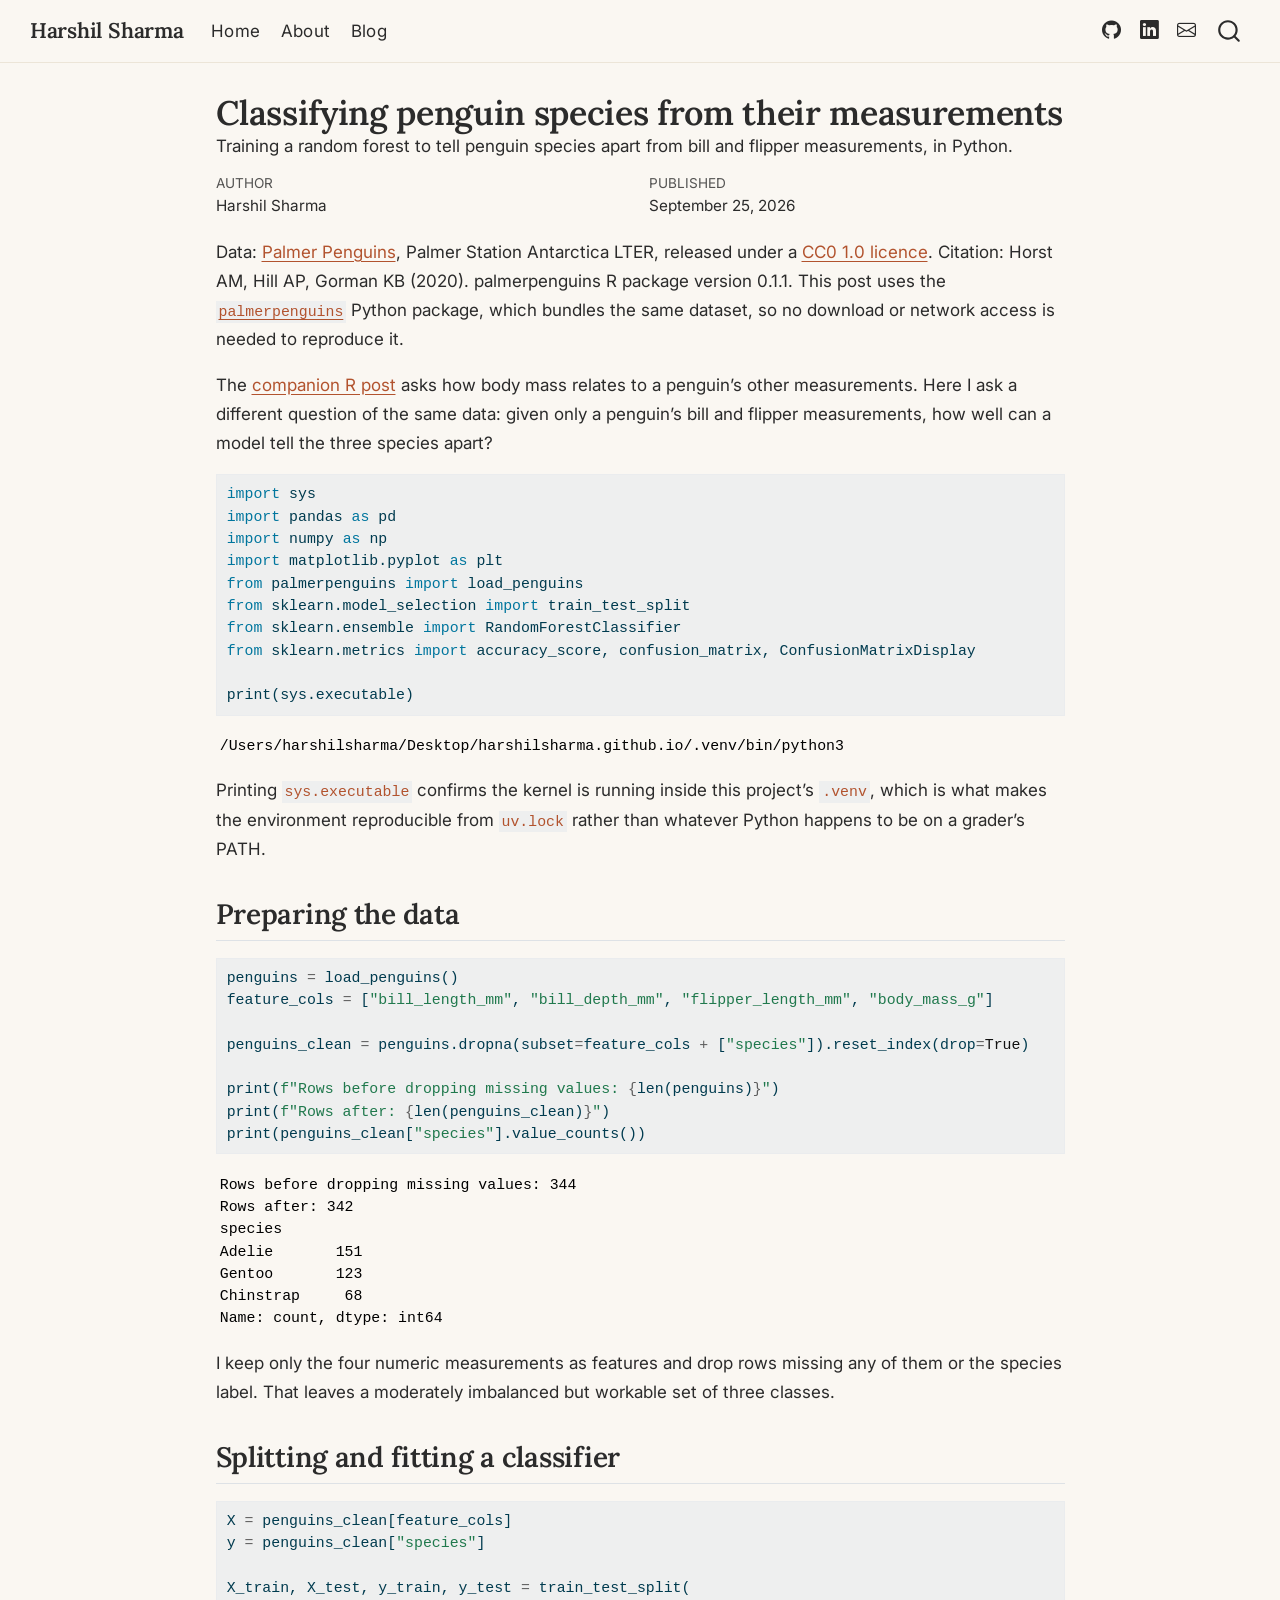
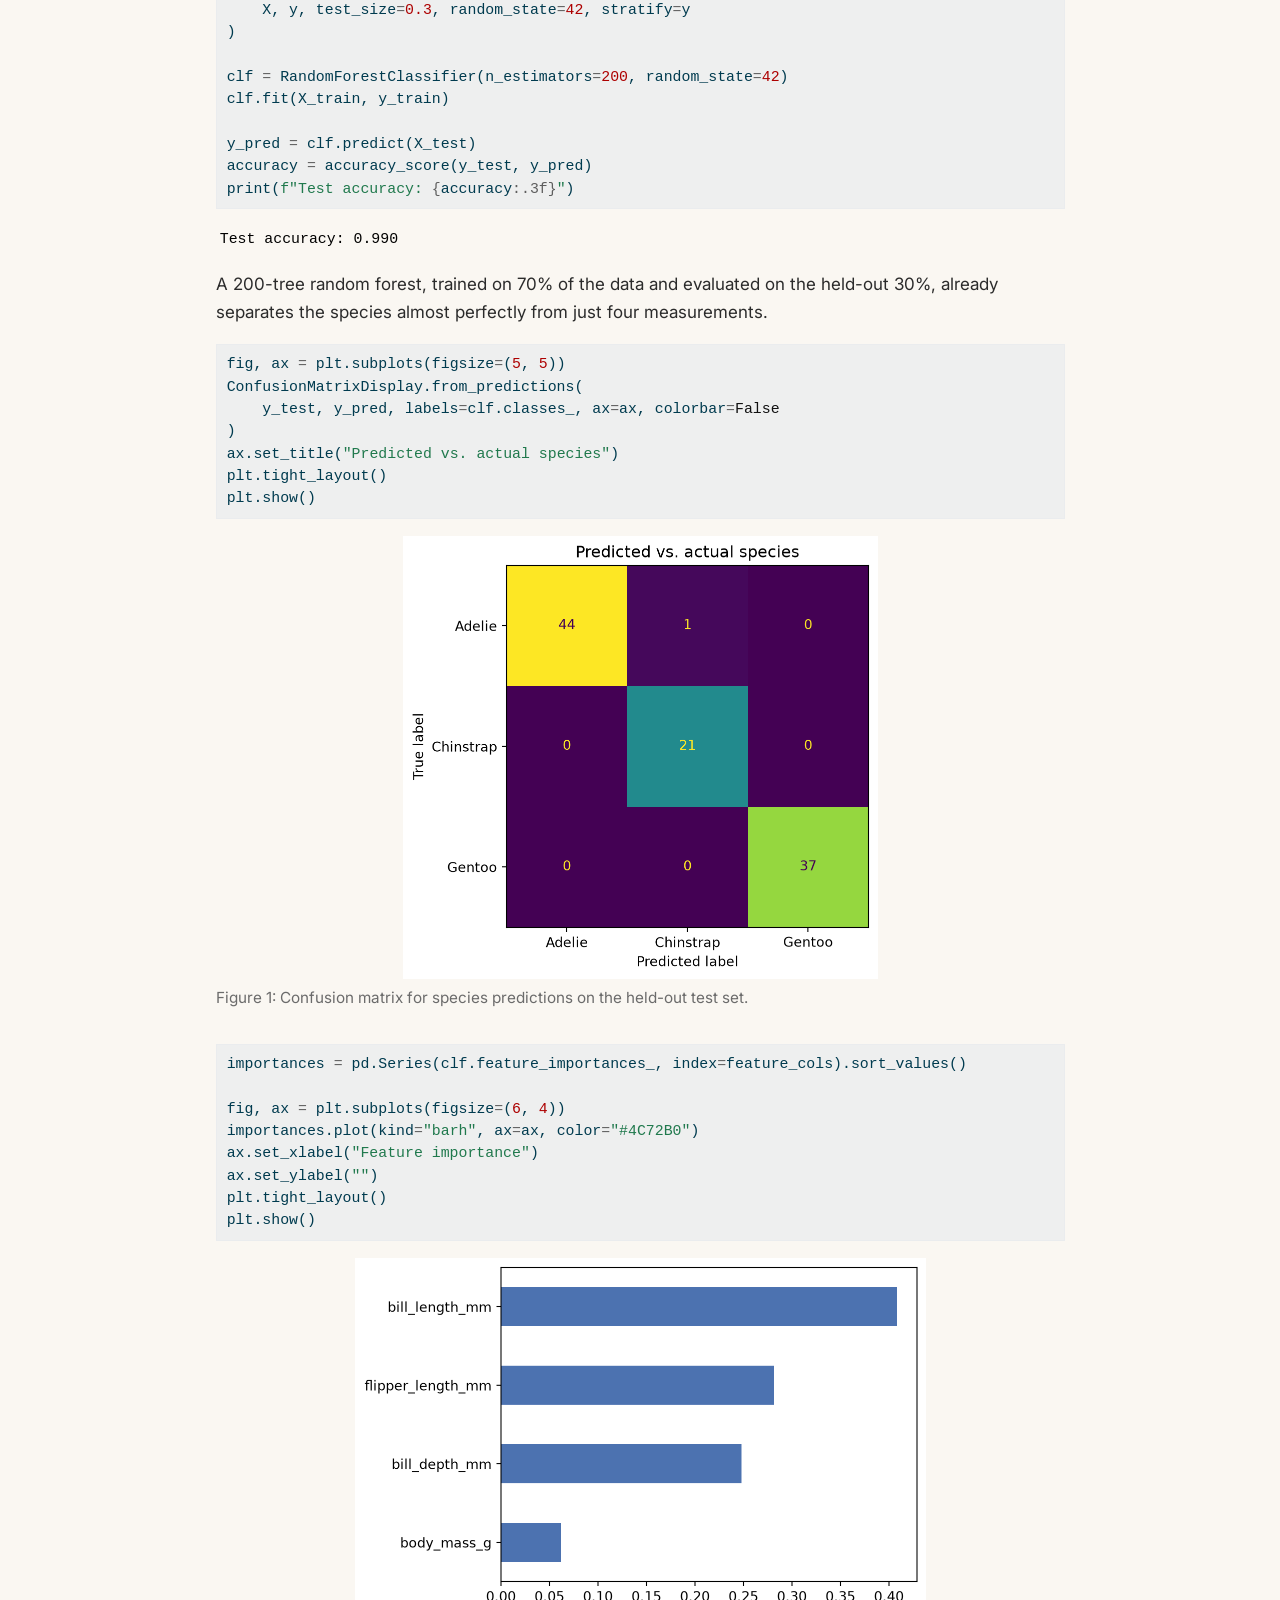
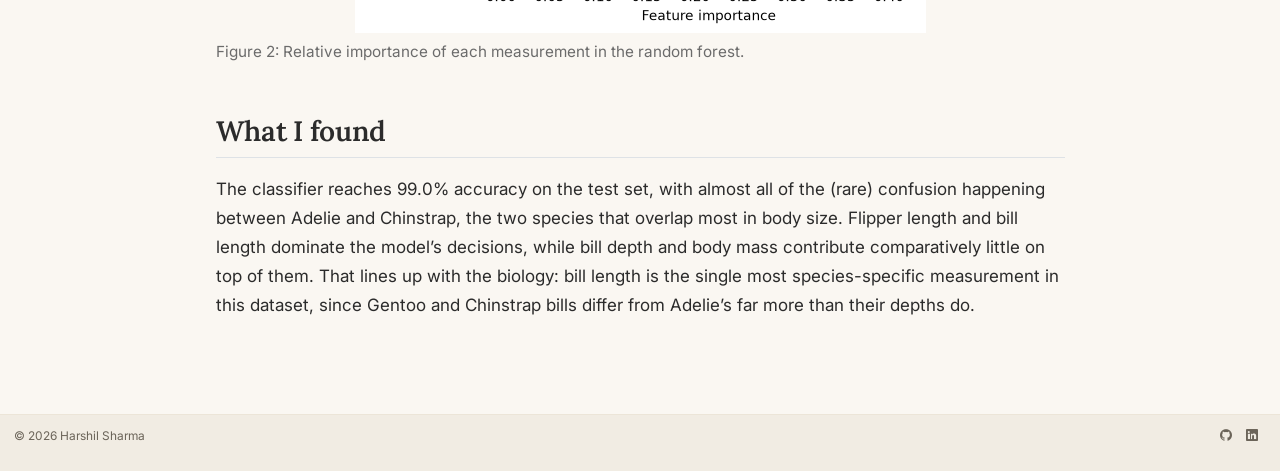
<file: docs/posts/penguin-species-classifier/index.html>
<!DOCTYPE html>
<html xmlns="http://www.w3.org/1999/xhtml" lang="en" xml:lang="en"><head>

<meta charset="utf-8">
<meta name="generator" content="quarto-1.10.18">

<meta name="viewport" content="width=device-width, initial-scale=1.0, user-scalable=yes">

<meta name="author" content="Harshil Sharma">
<meta name="dcterms.date" content="2026-09-25">
<meta name="description" content="Training a random forest to tell penguin species apart from bill and flipper measurements, in Python.">

<title>Classifying penguin species from their measurements – Harshil Sharma</title>
<style>
/* Default styles provided by pandoc.
** See https://pandoc.org/MANUAL.html#variables-for-html for config info.
*/
span.smallcaps{font-variant: small-caps;}
div.columns{display: flex; gap: 1.5em;}
div.column{flex: auto;}
@media screen {
div.columns{gap: min(4vw, 1.5em);}
div.column{overflow-x: auto;}
}
div.hanging-indent{margin-left: 1.5em; text-indent: -1.5em;}
ul.task-list{list-style: none;}
ul.task-list li input[type="checkbox"] {
  width: 0.8em;
  margin: 0 0.8em 0.2em -1em; /* quarto-specific, see https://github.com/quarto-dev/quarto-cli/issues/4556 */ 
  vertical-align: middle;
}
/* CSS for syntax highlighting */
html { -webkit-text-size-adjust: 100%; }
pre > code.sourceCode { white-space: pre; position: relative; }
pre > code.sourceCode > span { display: inline-block; line-height: 1.25; }
pre > code.sourceCode > span:empty { height: 1.2em; }
.sourceCode { overflow: visible; }
code.sourceCode > span { color: inherit; text-decoration: inherit; }
div.sourceCode { margin: 1em 0; }
pre.sourceCode { margin: 0; }
@media screen {
div.sourceCode { overflow: auto; }
}
@media print {
pre > code.sourceCode { white-space: pre-wrap; }
pre > code.sourceCode > span { text-indent: -5em; padding-left: 5em; }
}
pre.numberSource code
  { counter-reset: source-line 0; }
pre.numberSource code > span
  { position: relative; left: -4em; counter-increment: source-line; }
pre.numberSource code > span > a:first-child::before
  { content: counter(source-line);
    position: relative; left: -1em; text-align: right; vertical-align: baseline;
    border: none; display: inline-block;
    -webkit-touch-callout: none; -webkit-user-select: none;
    -khtml-user-select: none; -moz-user-select: none;
    -ms-user-select: none; user-select: none;
    padding: 0 4px; width: 4em;
  }
pre.numberSource { margin-left: 3em;  padding-left: 4px; }
div.sourceCode
  {   }
@media screen {
pre > code.sourceCode > span > a:first-child::before { text-decoration: underline; }
}
</style>


<script src="../../site_libs/quarto-nav/quarto-nav.js"></script>
<script src="../../site_libs/quarto-nav/headroom.min.js"></script>
<script src="../../site_libs/clipboard/clipboard.min.js"></script>
<script src="../../site_libs/quarto-search/autocomplete.umd.js"></script>
<script src="../../site_libs/quarto-search/fuse.min.js"></script>
<script src="../../site_libs/quarto-search/quarto-search.js"></script>
<meta name="quarto:offset" content="../../">
<link href="../../images/favicon.svg" rel="icon" type="image/svg+xml">
<script src="../../site_libs/quarto-html/quarto.js" type="module"></script>
<script src="../../site_libs/quarto-html/tabsets/tabsets.js" type="module"></script>
<script src="../../site_libs/quarto-html/popper.min.js"></script>
<script src="../../site_libs/quarto-html/tippy.umd.min.js"></script>
<script src="../../site_libs/quarto-html/anchor.min.js"></script>
<link href="../../site_libs/quarto-html/tippy.css" rel="stylesheet">
<link href="../../site_libs/quarto-html/quarto-syntax-highlighting-64a204ab8560d761af7679ceaba22944.css" rel="stylesheet" id="quarto-text-highlighting-styles">
<script src="../../site_libs/bootstrap/bootstrap.min.js"></script>
<link href="../../site_libs/bootstrap/bootstrap-icons.css" rel="stylesheet">
<link href="../../site_libs/bootstrap/bootstrap-7d946d2f1abc72b3cbd66cf932dc358c.min.css" rel="stylesheet" append-hash="true" id="quarto-bootstrap" data-mode="light">
<script id="quarto-search-options" type="application/json">{
  "location": "navbar",
  "copy-button": false,
  "collapse-after": 3,
  "panel-placement": "end",
  "type": "overlay",
  "limit": 50,
  "keyboard-shortcut": [
    "f",
    "/",
    "s"
  ],
  "show-item-context": false,
  "language": {
    "search-no-results-text": "No results",
    "search-matching-documents-text": "matching documents",
    "search-copy-link-title": "Copy link to search",
    "search-hide-matches-text": "Hide additional matches",
    "search-more-match-text": "more match in this document",
    "search-more-matches-text": "more matches in this document",
    "search-clear-button-title": "Clear",
    "search-text-placeholder": "",
    "search-detached-cancel-button-title": "Cancel",
    "search-submit-button-title": "Submit",
    "search-label": "Search"
  }
}</script>


<link rel="stylesheet" href="../../styles.css">
</head>

<body class="nav-fixed fullcontent quarto-light">

<div id="quarto-search-results"></div>
  <header id="quarto-header" class="headroom fixed-top">
    <nav class="navbar navbar-expand-lg " data-bs-theme="dark">
      <div class="navbar-container container-fluid">
      <div class="navbar-brand-container mx-auto">
    <a class="navbar-brand" href="../../index.html">
    <span class="navbar-title">Harshil Sharma</span>
    </a>
  </div>
            <div id="quarto-search" class="" title="Search"></div>
          <button class="navbar-toggler" type="button" data-bs-toggle="collapse" data-bs-target="#navbarCollapse" aria-controls="navbarCollapse" role="menu" aria-expanded="false" aria-label="Toggle navigation" onclick="if (window.quartoToggleHeadroom) { window.quartoToggleHeadroom(); }">
  <span class="navbar-toggler-icon"></span>
</button>
          <div class="collapse navbar-collapse" id="navbarCollapse">
            <ul class="navbar-nav navbar-nav-scroll me-auto">
  <li class="nav-item">
    <a class="nav-link" href="../../index.html"> 
<span class="menu-text">Home</span></a>
  </li>  
  <li class="nav-item">
    <a class="nav-link" href="../../about.html"> 
<span class="menu-text">About</span></a>
  </li>  
  <li class="nav-item">
    <a class="nav-link" href="../../blog.html"> 
<span class="menu-text">Blog</span></a>
  </li>  
</ul>
            <ul class="navbar-nav navbar-nav-scroll ms-auto">
  <li class="nav-item compact">
    <a class="nav-link" href="https://github.com/harshil2sharma"> <i class="bi bi-github" role="img" aria-label="GitHub">
</i> 
<span class="menu-text"></span></a>
  </li>  
  <li class="nav-item compact">
    <a class="nav-link" href="https://www.linkedin.com/in/harshil-sharma-002ms2012/"> <i class="bi bi-linkedin" role="img" aria-label="LinkedIn">
</i> 
<span class="menu-text"></span></a>
  </li>  
  <li class="nav-item compact">
    <a class="nav-link" href="mailto:harshil2012sharma@gmail.com"> <i class="bi bi-envelope" role="img" aria-label="Email">
</i> 
<span class="menu-text"></span></a>
  </li>  
</ul>
          </div> <!-- /navcollapse -->
            <div class="quarto-navbar-tools">
</div>
      </div> <!-- /container-fluid -->
    </nav>
</header>
<!-- content -->
<div id="quarto-content" class="quarto-container page-columns page-rows-contents page-layout-article page-navbar">
<!-- sidebar -->
<!-- margin-sidebar -->
    
<!-- main -->
<main class="content" id="quarto-document-content">

<header id="title-block-header" class="quarto-title-block default">
<div class="quarto-title">
<h1 class="title">Classifying penguin species from their measurements</h1>
</div>

<div>
  <div class="description">
    Training a random forest to tell penguin species apart from bill and flipper measurements, in Python.
  </div>
</div>


<div class="quarto-title-meta">

    <div>
    <div class="quarto-title-meta-heading">Author</div>
    <div class="quarto-title-meta-contents">
             <p>Harshil Sharma </p>
          </div>
  </div>
    
    <div>
    <div class="quarto-title-meta-heading">Published</div>
    <div class="quarto-title-meta-contents">
      <p class="date">September 25, 2026</p>
    </div>
  </div>
  
    
  </div>
  


</header>


<p>Data: <a href="https://allisonhorst.github.io/palmerpenguins/">Palmer Penguins</a>, Palmer Station Antarctica LTER, released under a <a href="https://allisonhorst.github.io/palmerpenguins/LICENSE.html">CC0 1.0 licence</a>. Citation: Horst AM, Hill AP, Gorman KB (2020). palmerpenguins R package version 0.1.1. This post uses the <a href="https://pypi.org/project/palmerpenguins/"><code>palmerpenguins</code></a> Python package, which bundles the same dataset, so no download or network access is needed to reproduce it.</p>
<p>The <a href="../../posts/penguin-body-mass/index.html">companion R post</a> asks how body mass relates to a penguin’s other measurements. Here I ask a different question of the same data: given only a penguin’s bill and flipper measurements, how well can a model tell the three species apart?</p>
<div id="setup" class="cell" data-message="false" data-execution_count="1">
<div class="code-copy-outer-scaffold"><div class="sourceCode cell-code" id="cb1"><pre class="sourceCode python code-with-copy"><code class="sourceCode python"><span id="cb1-1"><a href="#cb1-1" aria-hidden="true" tabindex="-1"></a><span class="im">import</span> sys</span>
<span id="cb1-2"><a href="#cb1-2" aria-hidden="true" tabindex="-1"></a><span class="im">import</span> pandas <span class="im">as</span> pd</span>
<span id="cb1-3"><a href="#cb1-3" aria-hidden="true" tabindex="-1"></a><span class="im">import</span> numpy <span class="im">as</span> np</span>
<span id="cb1-4"><a href="#cb1-4" aria-hidden="true" tabindex="-1"></a><span class="im">import</span> matplotlib.pyplot <span class="im">as</span> plt</span>
<span id="cb1-5"><a href="#cb1-5" aria-hidden="true" tabindex="-1"></a><span class="im">from</span> palmerpenguins <span class="im">import</span> load_penguins</span>
<span id="cb1-6"><a href="#cb1-6" aria-hidden="true" tabindex="-1"></a><span class="im">from</span> sklearn.model_selection <span class="im">import</span> train_test_split</span>
<span id="cb1-7"><a href="#cb1-7" aria-hidden="true" tabindex="-1"></a><span class="im">from</span> sklearn.ensemble <span class="im">import</span> RandomForestClassifier</span>
<span id="cb1-8"><a href="#cb1-8" aria-hidden="true" tabindex="-1"></a><span class="im">from</span> sklearn.metrics <span class="im">import</span> accuracy_score, confusion_matrix, ConfusionMatrixDisplay</span>
<span id="cb1-9"><a href="#cb1-9" aria-hidden="true" tabindex="-1"></a></span>
<span id="cb1-10"><a href="#cb1-10" aria-hidden="true" tabindex="-1"></a><span class="bu">print</span>(sys.executable)</span></code></pre></div><button title="Copy to Clipboard" class="code-copy-button"><i class="bi"></i></button></div>
<div class="cell-output cell-output-stdout">
<pre><code>/Users/harshilsharma/Desktop/harshilsharma.github.io/.venv/bin/python3</code></pre>
</div>
</div>
<p>Printing <code>sys.executable</code> confirms the kernel is running inside this project’s <code>.venv</code>, which is what makes the environment reproducible from <code>uv.lock</code> rather than whatever Python happens to be on a grader’s PATH.</p>
<section id="preparing-the-data" class="level2">
<h2 class="anchored" data-anchor-id="preparing-the-data">Preparing the data</h2>
<div id="load-and-clean" class="cell" data-execution_count="2">
<div class="code-copy-outer-scaffold"><div class="sourceCode cell-code" id="cb3"><pre class="sourceCode python code-with-copy"><code class="sourceCode python"><span id="cb3-1"><a href="#cb3-1" aria-hidden="true" tabindex="-1"></a>penguins <span class="op">=</span> load_penguins()</span>
<span id="cb3-2"><a href="#cb3-2" aria-hidden="true" tabindex="-1"></a>feature_cols <span class="op">=</span> [<span class="st">"bill_length_mm"</span>, <span class="st">"bill_depth_mm"</span>, <span class="st">"flipper_length_mm"</span>, <span class="st">"body_mass_g"</span>]</span>
<span id="cb3-3"><a href="#cb3-3" aria-hidden="true" tabindex="-1"></a></span>
<span id="cb3-4"><a href="#cb3-4" aria-hidden="true" tabindex="-1"></a>penguins_clean <span class="op">=</span> penguins.dropna(subset<span class="op">=</span>feature_cols <span class="op">+</span> [<span class="st">"species"</span>]).reset_index(drop<span class="op">=</span><span class="va">True</span>)</span>
<span id="cb3-5"><a href="#cb3-5" aria-hidden="true" tabindex="-1"></a></span>
<span id="cb3-6"><a href="#cb3-6" aria-hidden="true" tabindex="-1"></a><span class="bu">print</span>(<span class="ss">f"Rows before dropping missing values: </span><span class="sc">{</span><span class="bu">len</span>(penguins)<span class="sc">}</span><span class="ss">"</span>)</span>
<span id="cb3-7"><a href="#cb3-7" aria-hidden="true" tabindex="-1"></a><span class="bu">print</span>(<span class="ss">f"Rows after: </span><span class="sc">{</span><span class="bu">len</span>(penguins_clean)<span class="sc">}</span><span class="ss">"</span>)</span>
<span id="cb3-8"><a href="#cb3-8" aria-hidden="true" tabindex="-1"></a><span class="bu">print</span>(penguins_clean[<span class="st">"species"</span>].value_counts())</span></code></pre></div><button title="Copy to Clipboard" class="code-copy-button"><i class="bi"></i></button></div>
<div class="cell-output cell-output-stdout">
<pre><code>Rows before dropping missing values: 344
Rows after: 342
species
Adelie       151
Gentoo       123
Chinstrap     68
Name: count, dtype: int64</code></pre>
</div>
</div>
<p>I keep only the four numeric measurements as features and drop rows missing any of them or the species label. That leaves a moderately imbalanced but workable set of three classes.</p>
</section>
<section id="splitting-and-fitting-a-classifier" class="level2">
<h2 class="anchored" data-anchor-id="splitting-and-fitting-a-classifier">Splitting and fitting a classifier</h2>
<div id="train-model" class="cell" data-execution_count="3">
<div class="code-copy-outer-scaffold"><div class="sourceCode cell-code" id="cb5"><pre class="sourceCode python code-with-copy"><code class="sourceCode python"><span id="cb5-1"><a href="#cb5-1" aria-hidden="true" tabindex="-1"></a>X <span class="op">=</span> penguins_clean[feature_cols]</span>
<span id="cb5-2"><a href="#cb5-2" aria-hidden="true" tabindex="-1"></a>y <span class="op">=</span> penguins_clean[<span class="st">"species"</span>]</span>
<span id="cb5-3"><a href="#cb5-3" aria-hidden="true" tabindex="-1"></a></span>
<span id="cb5-4"><a href="#cb5-4" aria-hidden="true" tabindex="-1"></a>X_train, X_test, y_train, y_test <span class="op">=</span> train_test_split(</span>
<span id="cb5-5"><a href="#cb5-5" aria-hidden="true" tabindex="-1"></a>    X, y, test_size<span class="op">=</span><span class="fl">0.3</span>, random_state<span class="op">=</span><span class="dv">42</span>, stratify<span class="op">=</span>y</span>
<span id="cb5-6"><a href="#cb5-6" aria-hidden="true" tabindex="-1"></a>)</span>
<span id="cb5-7"><a href="#cb5-7" aria-hidden="true" tabindex="-1"></a></span>
<span id="cb5-8"><a href="#cb5-8" aria-hidden="true" tabindex="-1"></a>clf <span class="op">=</span> RandomForestClassifier(n_estimators<span class="op">=</span><span class="dv">200</span>, random_state<span class="op">=</span><span class="dv">42</span>)</span>
<span id="cb5-9"><a href="#cb5-9" aria-hidden="true" tabindex="-1"></a>clf.fit(X_train, y_train)</span>
<span id="cb5-10"><a href="#cb5-10" aria-hidden="true" tabindex="-1"></a></span>
<span id="cb5-11"><a href="#cb5-11" aria-hidden="true" tabindex="-1"></a>y_pred <span class="op">=</span> clf.predict(X_test)</span>
<span id="cb5-12"><a href="#cb5-12" aria-hidden="true" tabindex="-1"></a>accuracy <span class="op">=</span> accuracy_score(y_test, y_pred)</span>
<span id="cb5-13"><a href="#cb5-13" aria-hidden="true" tabindex="-1"></a><span class="bu">print</span>(<span class="ss">f"Test accuracy: </span><span class="sc">{</span>accuracy<span class="sc">:.3f}</span><span class="ss">"</span>)</span></code></pre></div><button title="Copy to Clipboard" class="code-copy-button"><i class="bi"></i></button></div>
<div class="cell-output cell-output-stdout">
<pre><code>Test accuracy: 0.990</code></pre>
</div>
</div>
<p>A 200-tree random forest, trained on 70% of the data and evaluated on the held-out 30%, already separates the species almost perfectly from just four measurements.</p>
<div id="cell-fig-confusion-matrix" class="cell" data-execution_count="4">
<div class="code-copy-outer-scaffold"><div class="sourceCode cell-code" id="cb7"><pre class="sourceCode python code-with-copy"><code class="sourceCode python"><span id="cb7-1"><a href="#cb7-1" aria-hidden="true" tabindex="-1"></a>fig, ax <span class="op">=</span> plt.subplots(figsize<span class="op">=</span>(<span class="dv">5</span>, <span class="dv">5</span>))</span>
<span id="cb7-2"><a href="#cb7-2" aria-hidden="true" tabindex="-1"></a>ConfusionMatrixDisplay.from_predictions(</span>
<span id="cb7-3"><a href="#cb7-3" aria-hidden="true" tabindex="-1"></a>    y_test, y_pred, labels<span class="op">=</span>clf.classes_, ax<span class="op">=</span>ax, colorbar<span class="op">=</span><span class="va">False</span></span>
<span id="cb7-4"><a href="#cb7-4" aria-hidden="true" tabindex="-1"></a>)</span>
<span id="cb7-5"><a href="#cb7-5" aria-hidden="true" tabindex="-1"></a>ax.set_title(<span class="st">"Predicted vs. actual species"</span>)</span>
<span id="cb7-6"><a href="#cb7-6" aria-hidden="true" tabindex="-1"></a>plt.tight_layout()</span>
<span id="cb7-7"><a href="#cb7-7" aria-hidden="true" tabindex="-1"></a>plt.show()</span></code></pre></div><button title="Copy to Clipboard" class="code-copy-button"><i class="bi"></i></button></div>
<div class="cell-output cell-output-display">
<div id="fig-confusion-matrix" class="quarto-float quarto-figure quarto-figure-center anchored">
<figure class="quarto-float quarto-float-fig figure">
<div aria-describedby="fig-confusion-matrix-caption-0ceaefa1-69ba-4598-a22c-09a6ac19f8ca">
<img src="index_files/figure-html/fig-confusion-matrix-output-1.png" width="475" height="443" class="figure-img">
</div>
<figcaption class="quarto-float-caption-bottom quarto-float-caption quarto-float-fig" id="fig-confusion-matrix-caption-0ceaefa1-69ba-4598-a22c-09a6ac19f8ca">
Figure&nbsp;1: Confusion matrix for species predictions on the held-out test set.
</figcaption>
</figure>
</div>
</div>
</div>
<div id="cell-fig-feature-importance" class="cell" data-execution_count="5">
<div class="code-copy-outer-scaffold"><div class="sourceCode cell-code" id="cb8"><pre class="sourceCode python code-with-copy"><code class="sourceCode python"><span id="cb8-1"><a href="#cb8-1" aria-hidden="true" tabindex="-1"></a>importances <span class="op">=</span> pd.Series(clf.feature_importances_, index<span class="op">=</span>feature_cols).sort_values()</span>
<span id="cb8-2"><a href="#cb8-2" aria-hidden="true" tabindex="-1"></a></span>
<span id="cb8-3"><a href="#cb8-3" aria-hidden="true" tabindex="-1"></a>fig, ax <span class="op">=</span> plt.subplots(figsize<span class="op">=</span>(<span class="dv">6</span>, <span class="dv">4</span>))</span>
<span id="cb8-4"><a href="#cb8-4" aria-hidden="true" tabindex="-1"></a>importances.plot(kind<span class="op">=</span><span class="st">"barh"</span>, ax<span class="op">=</span>ax, color<span class="op">=</span><span class="st">"#4C72B0"</span>)</span>
<span id="cb8-5"><a href="#cb8-5" aria-hidden="true" tabindex="-1"></a>ax.set_xlabel(<span class="st">"Feature importance"</span>)</span>
<span id="cb8-6"><a href="#cb8-6" aria-hidden="true" tabindex="-1"></a>ax.set_ylabel(<span class="st">""</span>)</span>
<span id="cb8-7"><a href="#cb8-7" aria-hidden="true" tabindex="-1"></a>plt.tight_layout()</span>
<span id="cb8-8"><a href="#cb8-8" aria-hidden="true" tabindex="-1"></a>plt.show()</span></code></pre></div><button title="Copy to Clipboard" class="code-copy-button"><i class="bi"></i></button></div>
<div class="cell-output cell-output-display">
<div id="fig-feature-importance" class="quarto-float quarto-figure quarto-figure-center anchored">
<figure class="quarto-float quarto-float-fig figure">
<div aria-describedby="fig-feature-importance-caption-0ceaefa1-69ba-4598-a22c-09a6ac19f8ca">
<img src="index_files/figure-html/fig-feature-importance-output-1.png" width="571" height="375" class="figure-img">
</div>
<figcaption class="quarto-float-caption-bottom quarto-float-caption quarto-float-fig" id="fig-feature-importance-caption-0ceaefa1-69ba-4598-a22c-09a6ac19f8ca">
Figure&nbsp;2: Relative importance of each measurement in the random forest.
</figcaption>
</figure>
</div>
</div>
</div>
</section>
<section id="what-i-found" class="level2">
<h2 class="anchored" data-anchor-id="what-i-found">What I found</h2>
<p>The classifier reaches 99.0% accuracy on the test set, with almost all of the (rare) confusion happening between Adelie and Chinstrap, the two species that overlap most in body size. Flipper length and bill length dominate the model’s decisions, while bill depth and body mass contribute comparatively little on top of them. That lines up with the biology: bill length is the single most species-specific measurement in this dataset, since Gentoo and Chinstrap bills differ from Adelie’s far more than their depths do.</p>


</section>

</main> <!-- /main -->
<script id="quarto-html-after-body" type="application/javascript">
  window.document.addEventListener("DOMContentLoaded", function (event) {
    const icon = "";
    const anchorJS = new window.AnchorJS();
    anchorJS.options = {
      placement: 'right',
      icon: icon
    };
    anchorJS.add('.anchored');
    const isCodeAnnotation = (el) => {
      for (const clz of el.classList) {
        if (clz.startsWith('code-annotation-')) {                     
          return true;
        }
      }
      return false;
    }
    const onCopySuccess = function(e) {
      // button target
      const button = e.trigger;
      // don't keep focus
      button.blur();
      // flash "checked"
      button.classList.add('code-copy-button-checked');
      var currentTitle = button.getAttribute("title");
      button.setAttribute("title", "Copied!");
      let tooltip;
      if (window.bootstrap) {
        button.setAttribute("data-bs-toggle", "tooltip");
        button.setAttribute("data-bs-placement", "left");
        button.setAttribute("data-bs-title", "Copied!");
        tooltip = new bootstrap.Tooltip(button, 
          { trigger: "manual", 
            customClass: "code-copy-button-tooltip",
            offset: [0, -8]});
        tooltip.show();    
      }
      setTimeout(function() {
        if (tooltip) {
          tooltip.hide();
          button.removeAttribute("data-bs-title");
          button.removeAttribute("data-bs-toggle");
          button.removeAttribute("data-bs-placement");
        }
        button.setAttribute("title", currentTitle);
        button.classList.remove('code-copy-button-checked');
      }, 1000);
      // clear code selection
      e.clearSelection();
    }
    const getTextToCopy = function(trigger) {
      const outerScaffold = trigger.parentElement.cloneNode(true);
      const codeEl = outerScaffold.querySelector('code');
      for (const childEl of codeEl.children) {
        if (isCodeAnnotation(childEl)) {
          childEl.remove();
        }
      }
      return codeEl.innerText;
    }
    const clipboard = new window.ClipboardJS('.code-copy-button:not([data-in-quarto-modal])', {
      text: getTextToCopy
    });
    clipboard.on('success', onCopySuccess);
    if (window.document.getElementById('quarto-embedded-source-code-modal')) {
      const clipboardModal = new window.ClipboardJS('.code-copy-button[data-in-quarto-modal]', {
        text: getTextToCopy,
        container: window.document.getElementById('quarto-embedded-source-code-modal')
      });
      clipboardModal.on('success', onCopySuccess);
    }
      var localhostRegex = new RegExp(/^(?:http|https):\/\/localhost\:?[0-9]*\//);
      var mailtoRegex = new RegExp(/^mailto:/);
        var filterRegex = new RegExp("https:\/\/harshil2sharma\.github\.io");
      var isInternal = (href) => {
          return filterRegex.test(href) || localhostRegex.test(href) || mailtoRegex.test(href);
      }
      // Inspect non-navigation links and adorn them if external
     var links = window.document.querySelectorAll('a[href]:not(.nav-link):not(.navbar-brand):not(.toc-action):not(.sidebar-link):not(.sidebar-item-toggle):not(.pagination-link):not(.no-external):not([aria-hidden]):not(.dropdown-item):not(.quarto-navigation-tool):not(.about-link)');
      for (var i=0; i<links.length; i++) {
        const link = links[i];
        if (!isInternal(link.href)) {
          // undo the damage that might have been done by quarto-nav.js in the case of
          // links that we want to consider external
          if (link.dataset.originalHref !== undefined) {
            link.href = link.dataset.originalHref;
          }
        }
      }
    function tippyHover(el, contentFn, onTriggerFn, onUntriggerFn) {
      const config = {
        allowHTML: true,
        maxWidth: 500,
        delay: 100,
        arrow: false,
        appendTo: function(el) {
            return el.parentElement;
        },
        interactive: true,
        interactiveBorder: 10,
        theme: 'quarto',
        placement: 'bottom-start',
      };
      if (contentFn) {
        config.content = contentFn;
      }
      if (onTriggerFn) {
        config.onTrigger = onTriggerFn;
      }
      if (onUntriggerFn) {
        config.onUntrigger = onUntriggerFn;
      }
      window.tippy(el, config); 
    }
    const noterefs = window.document.querySelectorAll('a[role="doc-noteref"]');
    for (var i=0; i<noterefs.length; i++) {
      const ref = noterefs[i];
      tippyHover(ref, function() {
        // use id or data attribute instead here
        let href = ref.getAttribute('data-footnote-href') || ref.getAttribute('href');
        try { href = new URL(href).hash; } catch {}
        const id = href.replace(/^#\/?/, "");
        const note = window.document.getElementById(id);
        if (note) {
          return note.innerHTML;
        } else {
          return "";
        }
      });
    }
    const xrefs = window.document.querySelectorAll('a.quarto-xref');
    const processXRef = (id, note) => {
      // Strip column container classes
      const stripColumnClz = (el) => {
        el.classList.remove("page-full", "page-columns");
        if (el.children) {
          for (const child of el.children) {
            stripColumnClz(child);
          }
        }
      }
      stripColumnClz(note)
      if (id === null || id.startsWith('sec-')) {
        // Special case sections, only their first couple elements
        const container = document.createElement("div");
        if (note.children && note.children.length > 2) {
          container.appendChild(note.children[0].cloneNode(true));
          for (let i = 1; i < note.children.length; i++) {
            const child = note.children[i];
            if (child.tagName === "P" && child.innerText === "") {
              continue;
            } else {
              container.appendChild(child.cloneNode(true));
              break;
            }
          }
          if (window.Quarto?.typesetMath) {
            window.Quarto.typesetMath(container);
          }
          return container.innerHTML
        } else {
          if (window.Quarto?.typesetMath) {
            window.Quarto.typesetMath(note);
          }
          return note.innerHTML;
        }
      } else {
        // Remove any anchor links if they are present
        const anchorLink = note.querySelector('a.anchorjs-link');
        if (anchorLink) {
          anchorLink.remove();
        }
        if (window.Quarto?.typesetMath) {
          window.Quarto.typesetMath(note);
        }
        if (note.classList.contains("callout")) {
          return note.outerHTML;
        } else {
          return note.innerHTML;
        }
      }
    }
    for (var i=0; i<xrefs.length; i++) {
      const xref = xrefs[i];
      tippyHover(xref, undefined, function(instance) {
        instance.disable();
        let url = xref.getAttribute('href');
        let hash = undefined; 
        if (url.startsWith('#')) {
          hash = url;
        } else {
          try { hash = new URL(url).hash; } catch {}
        }
        if (hash) {
          const id = hash.replace(/^#\/?/, "");
          const note = window.document.getElementById(id);
          if (note !== null) {
            try {
              const html = processXRef(id, note.cloneNode(true));
              instance.setContent(html);
            } finally {
              instance.enable();
              instance.show();
            }
          } else {
            // See if we can fetch this
            fetch(url.split('#')[0])
            .then(res => res.text())
            .then(html => {
              const parser = new DOMParser();
              const htmlDoc = parser.parseFromString(html, "text/html");
              const note = htmlDoc.getElementById(id);
              if (note !== null) {
                const html = processXRef(id, note);
                instance.setContent(html);
              } 
            }).finally(() => {
              instance.enable();
              instance.show();
            });
          }
        } else {
          // See if we can fetch a full url (with no hash to target)
          // This is a special case and we should probably do some content thinning / targeting
          fetch(url)
          .then(res => res.text())
          .then(html => {
            const parser = new DOMParser();
            const htmlDoc = parser.parseFromString(html, "text/html");
            const note = htmlDoc.querySelector('main.content');
            if (note !== null) {
              // This should only happen for chapter cross references
              // (since there is no id in the URL)
              // remove the first header
              if (note.children.length > 0 && note.children[0].tagName === "HEADER") {
                note.children[0].remove();
              }
              const html = processXRef(null, note);
              instance.setContent(html);
            } 
          }).finally(() => {
            instance.enable();
            instance.show();
          });
        }
      }, function(instance) {
      });
    }
        let selectedAnnoteEl;
        const selectorForAnnotation = ( cell, annotation) => {
          let cellAttr = 'data-code-cell="' + cell + '"';
          let lineAttr = 'data-code-annotation="' +  annotation + '"';
          const selector = 'span[' + cellAttr + '][' + lineAttr + ']';
          return selector;
        }
        const selectCodeLines = (annoteEl) => {
          const doc = window.document;
          const targetCell = annoteEl.getAttribute("data-target-cell");
          const targetAnnotation = annoteEl.getAttribute("data-target-annotation");
          const annoteSpan = window.document.querySelector(selectorForAnnotation(targetCell, targetAnnotation));
          const lines = annoteSpan.getAttribute("data-code-lines").split(",");
          const lineIds = lines.map((line) => {
            return targetCell + "-" + line;
          })
          let top = null;
          let height = null;
          let parent = null;
          if (lineIds.length > 0) {
              //compute the position of the single el (top and bottom and make a div)
              const el = window.document.getElementById(lineIds[0]);
              top = el.offsetTop;
              height = el.offsetHeight;
              parent = el.parentElement.parentElement;
            if (lineIds.length > 1) {
              const lastEl = window.document.getElementById(lineIds[lineIds.length - 1]);
              const bottom = lastEl.offsetTop + lastEl.offsetHeight;
              height = bottom - top;
            }
            if (top !== null && height !== null && parent !== null) {
              // cook up a div (if necessary) and position it 
              let div = window.document.getElementById("code-annotation-line-highlight");
              if (div === null) {
                div = window.document.createElement("div");
                div.setAttribute("id", "code-annotation-line-highlight");
                div.style.position = 'absolute';
                parent.appendChild(div);
              }
              div.style.top = top - 2 + "px";
              div.style.height = height + 4 + "px";
              div.style.left = 0;
              let gutterDiv = window.document.getElementById("code-annotation-line-highlight-gutter");
              if (gutterDiv === null) {
                gutterDiv = window.document.createElement("div");
                gutterDiv.setAttribute("id", "code-annotation-line-highlight-gutter");
                gutterDiv.style.position = 'absolute';
                const codeCell = window.document.getElementById(targetCell);
                const gutter = codeCell.querySelector('.code-annotation-gutter');
                gutter.appendChild(gutterDiv);
              }
              gutterDiv.style.top = top - 2 + "px";
              gutterDiv.style.height = height + 4 + "px";
            }
            selectedAnnoteEl = annoteEl;
          }
        };
        const unselectCodeLines = () => {
          const elementsIds = ["code-annotation-line-highlight", "code-annotation-line-highlight-gutter"];
          elementsIds.forEach((elId) => {
            const div = window.document.getElementById(elId);
            if (div) {
              div.remove();
            }
          });
          selectedAnnoteEl = undefined;
        };
          // Handle positioning of the toggle
      window.addEventListener(
        "resize",
        throttle(() => {
          elRect = undefined;
          if (selectedAnnoteEl) {
            selectCodeLines(selectedAnnoteEl);
          }
        }, 10)
      );
      function throttle(fn, ms) {
      let throttle = false;
      let timer;
        return (...args) => {
          if(!throttle) { // first call gets through
              fn.apply(this, args);
              throttle = true;
          } else { // all the others get throttled
              if(timer) clearTimeout(timer); // cancel #2
              timer = setTimeout(() => {
                fn.apply(this, args);
                timer = throttle = false;
              }, ms);
          }
        };
      }
        // Attach click handler to the DT
        const annoteDls = window.document.querySelectorAll('dt[data-target-cell]');
        for (const annoteDlNode of annoteDls) {
          annoteDlNode.addEventListener('click', (event) => {
            const clickedEl = event.target;
            if (clickedEl !== selectedAnnoteEl) {
              unselectCodeLines();
              const activeEl = window.document.querySelector('dt[data-target-cell].code-annotation-active');
              if (activeEl) {
                activeEl.classList.remove('code-annotation-active');
              }
              selectCodeLines(clickedEl);
              clickedEl.classList.add('code-annotation-active');
            } else {
              // Unselect the line
              unselectCodeLines();
              clickedEl.classList.remove('code-annotation-active');
            }
          });
        }
    const findCites = (el) => {
      const parentEl = el.parentElement;
      if (parentEl) {
        const cites = parentEl.dataset.cites;
        if (cites) {
          return {
            el,
            cites: cites.split(' ')
          };
        } else {
          return findCites(el.parentElement)
        }
      } else {
        return undefined;
      }
    };
    var bibliorefs = window.document.querySelectorAll('a[role="doc-biblioref"]');
    for (var i=0; i<bibliorefs.length; i++) {
      const ref = bibliorefs[i];
      const citeInfo = findCites(ref);
      if (citeInfo) {
        tippyHover(citeInfo.el, function() {
          var popup = window.document.createElement('div');
          citeInfo.cites.forEach(function(cite) {
            var citeDiv = window.document.createElement('div');
            citeDiv.classList.add('hanging-indent');
            citeDiv.classList.add('csl-entry');
            var biblioDiv = window.document.getElementById('ref-' + cite);
            if (biblioDiv) {
              citeDiv.innerHTML = biblioDiv.innerHTML;
            }
            popup.appendChild(citeDiv);
          });
          return popup.innerHTML;
        });
      }
    }
  });
  </script>
</div> <!-- /content -->
<footer class="footer">
  <div class="nav-footer">
    <div class="nav-footer-left">
<p>© 2026 Harshil Sharma</p>
</div>   
    <div class="nav-footer-center">
      &nbsp;
    </div>
    <div class="nav-footer-right">
      <ul class="footer-items list-unstyled">
    <li class="nav-item compact">
    <a class="nav-link" href="https://github.com/harshil2sharma">
      <i class="bi bi-github" role="img">
</i> 
    </a>
  </li>  
    <li class="nav-item compact">
    <a class="nav-link" href="https://www.linkedin.com/in/harshil-sharma-002ms2012/">
      <i class="bi bi-linkedin" role="img">
</i> 
    </a>
  </li>  
</ul>
    </div>
  </div>
</footer>




</body></html>
</file>
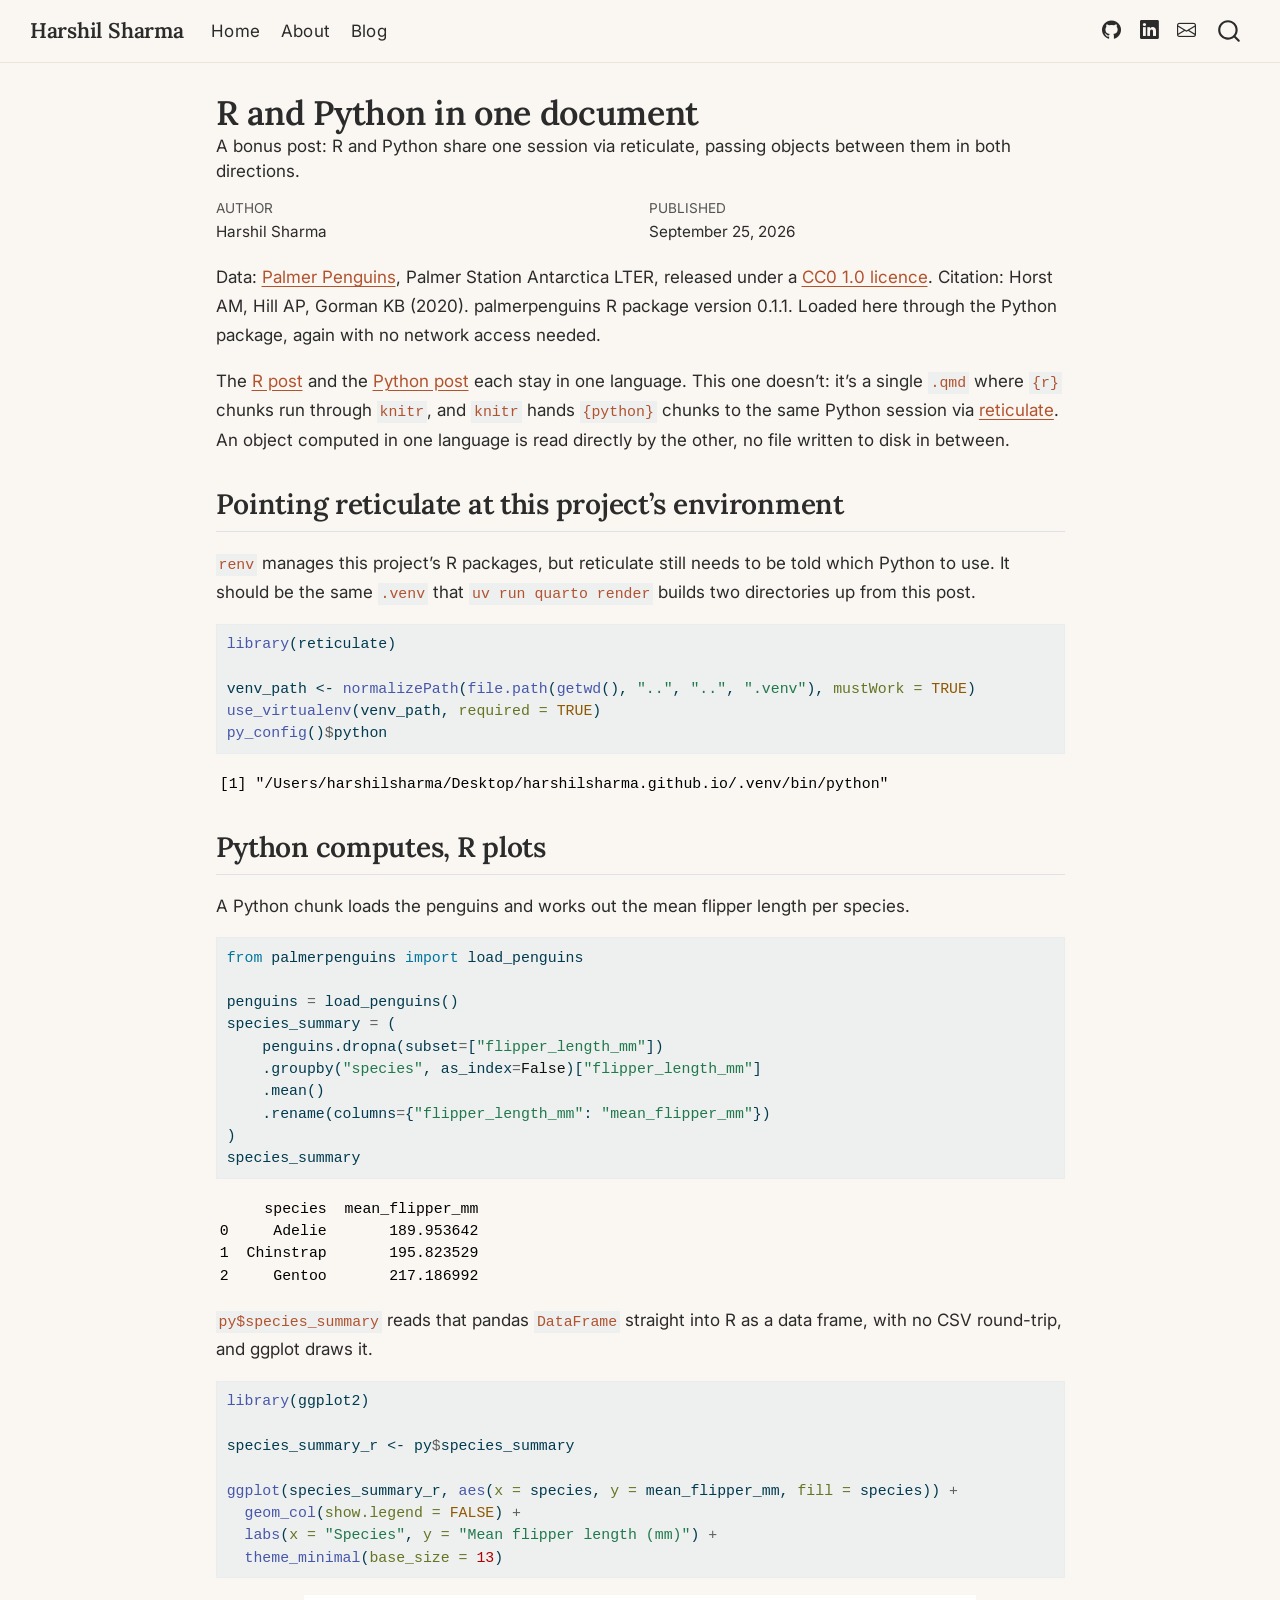
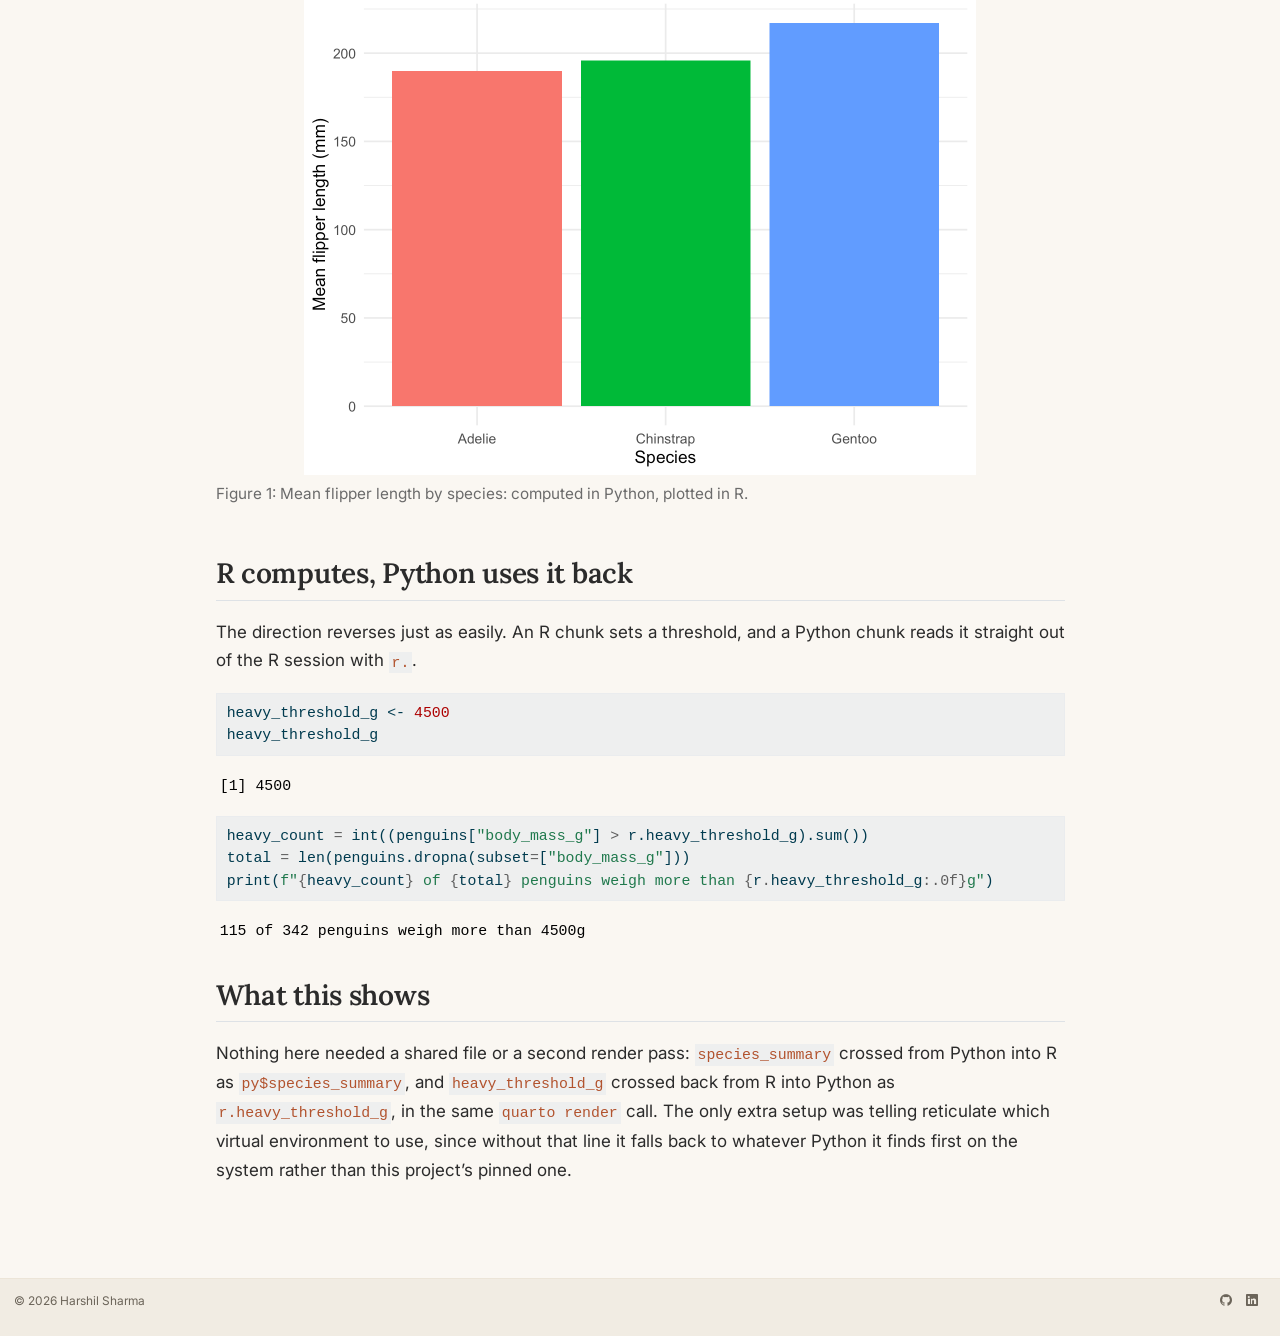
<file: docs/posts/r-and-python/index.html>
<!DOCTYPE html>
<html xmlns="http://www.w3.org/1999/xhtml" lang="en" xml:lang="en"><head>

<meta charset="utf-8">
<meta name="generator" content="quarto-1.10.18">

<meta name="viewport" content="width=device-width, initial-scale=1.0, user-scalable=yes">

<meta name="author" content="Harshil Sharma">
<meta name="dcterms.date" content="2026-09-25">
<meta name="description" content="A bonus post: R and Python share one session via reticulate, passing objects between them in both directions.">

<title>R and Python in one document – Harshil Sharma</title>
<style>
/* Default styles provided by pandoc.
** See https://pandoc.org/MANUAL.html#variables-for-html for config info.
*/
span.smallcaps{font-variant: small-caps;}
div.columns{display: flex; gap: 1.5em;}
div.column{flex: auto;}
@media screen {
div.columns{gap: min(4vw, 1.5em);}
div.column{overflow-x: auto;}
}
div.hanging-indent{margin-left: 1.5em; text-indent: -1.5em;}
ul.task-list{list-style: none;}
ul.task-list li input[type="checkbox"] {
  width: 0.8em;
  margin: 0 0.8em 0.2em -1em; /* quarto-specific, see https://github.com/quarto-dev/quarto-cli/issues/4556 */ 
  vertical-align: middle;
}
/* CSS for syntax highlighting */
html { -webkit-text-size-adjust: 100%; }
pre > code.sourceCode { white-space: pre; position: relative; }
pre > code.sourceCode > span { display: inline-block; line-height: 1.25; }
pre > code.sourceCode > span:empty { height: 1.2em; }
.sourceCode { overflow: visible; }
code.sourceCode > span { color: inherit; text-decoration: inherit; }
div.sourceCode { margin: 1em 0; }
pre.sourceCode { margin: 0; }
@media screen {
div.sourceCode { overflow: auto; }
}
@media print {
pre > code.sourceCode { white-space: pre-wrap; }
pre > code.sourceCode > span { text-indent: -5em; padding-left: 5em; }
}
pre.numberSource code
  { counter-reset: source-line 0; }
pre.numberSource code > span
  { position: relative; left: -4em; counter-increment: source-line; }
pre.numberSource code > span > a:first-child::before
  { content: counter(source-line);
    position: relative; left: -1em; text-align: right; vertical-align: baseline;
    border: none; display: inline-block;
    -webkit-touch-callout: none; -webkit-user-select: none;
    -khtml-user-select: none; -moz-user-select: none;
    -ms-user-select: none; user-select: none;
    padding: 0 4px; width: 4em;
  }
pre.numberSource { margin-left: 3em;  padding-left: 4px; }
div.sourceCode
  {   }
@media screen {
pre > code.sourceCode > span > a:first-child::before { text-decoration: underline; }
}
</style>


<script src="../../site_libs/quarto-nav/quarto-nav.js"></script>
<script src="../../site_libs/quarto-nav/headroom.min.js"></script>
<script src="../../site_libs/clipboard/clipboard.min.js"></script>
<script src="../../site_libs/quarto-search/autocomplete.umd.js"></script>
<script src="../../site_libs/quarto-search/fuse.min.js"></script>
<script src="../../site_libs/quarto-search/quarto-search.js"></script>
<meta name="quarto:offset" content="../../">
<link href="../../images/favicon.svg" rel="icon" type="image/svg+xml">
<script src="../../site_libs/quarto-html/quarto.js" type="module"></script>
<script src="../../site_libs/quarto-html/tabsets/tabsets.js" type="module"></script>
<script src="../../site_libs/quarto-html/popper.min.js"></script>
<script src="../../site_libs/quarto-html/tippy.umd.min.js"></script>
<script src="../../site_libs/quarto-html/anchor.min.js"></script>
<link href="../../site_libs/quarto-html/tippy.css" rel="stylesheet">
<link href="../../site_libs/quarto-html/quarto-syntax-highlighting-64a204ab8560d761af7679ceaba22944.css" rel="stylesheet" id="quarto-text-highlighting-styles">
<script src="../../site_libs/bootstrap/bootstrap.min.js"></script>
<link href="../../site_libs/bootstrap/bootstrap-icons.css" rel="stylesheet">
<link href="../../site_libs/bootstrap/bootstrap-7d946d2f1abc72b3cbd66cf932dc358c.min.css" rel="stylesheet" append-hash="true" id="quarto-bootstrap" data-mode="light">
<script id="quarto-search-options" type="application/json">{
  "location": "navbar",
  "copy-button": false,
  "collapse-after": 3,
  "panel-placement": "end",
  "type": "overlay",
  "limit": 50,
  "keyboard-shortcut": [
    "f",
    "/",
    "s"
  ],
  "show-item-context": false,
  "language": {
    "search-no-results-text": "No results",
    "search-matching-documents-text": "matching documents",
    "search-copy-link-title": "Copy link to search",
    "search-hide-matches-text": "Hide additional matches",
    "search-more-match-text": "more match in this document",
    "search-more-matches-text": "more matches in this document",
    "search-clear-button-title": "Clear",
    "search-text-placeholder": "",
    "search-detached-cancel-button-title": "Cancel",
    "search-submit-button-title": "Submit",
    "search-label": "Search"
  }
}</script>


<link rel="stylesheet" href="../../styles.css">
</head>

<body class="nav-fixed fullcontent quarto-light">

<div id="quarto-search-results"></div>
  <header id="quarto-header" class="headroom fixed-top">
    <nav class="navbar navbar-expand-lg " data-bs-theme="dark">
      <div class="navbar-container container-fluid">
      <div class="navbar-brand-container mx-auto">
    <a class="navbar-brand" href="../../index.html">
    <span class="navbar-title">Harshil Sharma</span>
    </a>
  </div>
            <div id="quarto-search" class="" title="Search"></div>
          <button class="navbar-toggler" type="button" data-bs-toggle="collapse" data-bs-target="#navbarCollapse" aria-controls="navbarCollapse" role="menu" aria-expanded="false" aria-label="Toggle navigation" onclick="if (window.quartoToggleHeadroom) { window.quartoToggleHeadroom(); }">
  <span class="navbar-toggler-icon"></span>
</button>
          <div class="collapse navbar-collapse" id="navbarCollapse">
            <ul class="navbar-nav navbar-nav-scroll me-auto">
  <li class="nav-item">
    <a class="nav-link" href="../../index.html"> 
<span class="menu-text">Home</span></a>
  </li>  
  <li class="nav-item">
    <a class="nav-link" href="../../about.html"> 
<span class="menu-text">About</span></a>
  </li>  
  <li class="nav-item">
    <a class="nav-link" href="../../blog.html"> 
<span class="menu-text">Blog</span></a>
  </li>  
</ul>
            <ul class="navbar-nav navbar-nav-scroll ms-auto">
  <li class="nav-item compact">
    <a class="nav-link" href="https://github.com/harshil2sharma"> <i class="bi bi-github" role="img" aria-label="GitHub">
</i> 
<span class="menu-text"></span></a>
  </li>  
  <li class="nav-item compact">
    <a class="nav-link" href="https://www.linkedin.com/in/harshil-sharma-002ms2012/"> <i class="bi bi-linkedin" role="img" aria-label="LinkedIn">
</i> 
<span class="menu-text"></span></a>
  </li>  
  <li class="nav-item compact">
    <a class="nav-link" href="mailto:harshil2012sharma@gmail.com"> <i class="bi bi-envelope" role="img" aria-label="Email">
</i> 
<span class="menu-text"></span></a>
  </li>  
</ul>
          </div> <!-- /navcollapse -->
            <div class="quarto-navbar-tools">
</div>
      </div> <!-- /container-fluid -->
    </nav>
</header>
<!-- content -->
<div id="quarto-content" class="quarto-container page-columns page-rows-contents page-layout-article page-navbar">
<!-- sidebar -->
<!-- margin-sidebar -->
    
<!-- main -->
<main class="content" id="quarto-document-content">

<header id="title-block-header" class="quarto-title-block default">
<div class="quarto-title">
<h1 class="title">R and Python in one document</h1>
</div>

<div>
  <div class="description">
    A bonus post: R and Python share one session via reticulate, passing objects between them in both directions.
  </div>
</div>


<div class="quarto-title-meta">

    <div>
    <div class="quarto-title-meta-heading">Author</div>
    <div class="quarto-title-meta-contents">
             <p>Harshil Sharma </p>
          </div>
  </div>
    
    <div>
    <div class="quarto-title-meta-heading">Published</div>
    <div class="quarto-title-meta-contents">
      <p class="date">September 25, 2026</p>
    </div>
  </div>
  
    
  </div>
  


</header>


<p>Data: <a href="https://allisonhorst.github.io/palmerpenguins/">Palmer Penguins</a>, Palmer Station Antarctica LTER, released under a <a href="https://allisonhorst.github.io/palmerpenguins/LICENSE.html">CC0 1.0 licence</a>. Citation: Horst AM, Hill AP, Gorman KB (2020). palmerpenguins R package version 0.1.1. Loaded here through the Python package, again with no network access needed.</p>
<p>The <a href="../../posts/penguin-body-mass/index.html">R post</a> and the <a href="../../posts/penguin-species-classifier/index.html">Python post</a> each stay in one language. This one doesn’t: it’s a single <code>.qmd</code> where <code>{r}</code> chunks run through <code>knitr</code>, and <code>knitr</code> hands <code>{python}</code> chunks to the same Python session via <a href="https://rstudio.github.io/reticulate/">reticulate</a>. An object computed in one language is read directly by the other, no file written to disk in between.</p>
<section id="pointing-reticulate-at-this-projects-environment" class="level2">
<h2 class="anchored" data-anchor-id="pointing-reticulate-at-this-projects-environment">Pointing reticulate at this project’s environment</h2>
<p><code>renv</code> manages this project’s R packages, but reticulate still needs to be told which Python to use. It should be the same <code>.venv</code> that <code>uv run quarto render</code> builds two directories up from this post.</p>
<div class="cell">
<div class="code-copy-outer-scaffold"><div class="sourceCode cell-code" id="cb1"><pre class="sourceCode r code-with-copy"><code class="sourceCode r"><span id="cb1-1"><a href="#cb1-1" aria-hidden="true" tabindex="-1"></a><span class="fu">library</span>(reticulate)</span>
<span id="cb1-2"><a href="#cb1-2" aria-hidden="true" tabindex="-1"></a></span>
<span id="cb1-3"><a href="#cb1-3" aria-hidden="true" tabindex="-1"></a>venv_path <span class="ot">&lt;-</span> <span class="fu">normalizePath</span>(<span class="fu">file.path</span>(<span class="fu">getwd</span>(), <span class="st">".."</span>, <span class="st">".."</span>, <span class="st">".venv"</span>), <span class="at">mustWork =</span> <span class="cn">TRUE</span>)</span>
<span id="cb1-4"><a href="#cb1-4" aria-hidden="true" tabindex="-1"></a><span class="fu">use_virtualenv</span>(venv_path, <span class="at">required =</span> <span class="cn">TRUE</span>)</span>
<span id="cb1-5"><a href="#cb1-5" aria-hidden="true" tabindex="-1"></a><span class="fu">py_config</span>()<span class="sc">$</span>python</span></code></pre></div><button title="Copy to Clipboard" class="code-copy-button"><i class="bi"></i></button></div>
<div class="cell-output cell-output-stdout">
<pre><code>[1] "/Users/harshilsharma/Desktop/harshilsharma.github.io/.venv/bin/python"</code></pre>
</div>
</div>
</section>
<section id="python-computes-r-plots" class="level2">
<h2 class="anchored" data-anchor-id="python-computes-r-plots">Python computes, R plots</h2>
<p>A Python chunk loads the penguins and works out the mean flipper length per species.</p>
<div class="cell">
<div class="code-copy-outer-scaffold"><div class="sourceCode cell-code" id="cb3"><pre class="sourceCode python code-with-copy"><code class="sourceCode python"><span id="cb3-1"><a href="#cb3-1" aria-hidden="true" tabindex="-1"></a><span class="im">from</span> palmerpenguins <span class="im">import</span> load_penguins</span>
<span id="cb3-2"><a href="#cb3-2" aria-hidden="true" tabindex="-1"></a></span>
<span id="cb3-3"><a href="#cb3-3" aria-hidden="true" tabindex="-1"></a>penguins <span class="op">=</span> load_penguins()</span>
<span id="cb3-4"><a href="#cb3-4" aria-hidden="true" tabindex="-1"></a>species_summary <span class="op">=</span> (</span>
<span id="cb3-5"><a href="#cb3-5" aria-hidden="true" tabindex="-1"></a>    penguins.dropna(subset<span class="op">=</span>[<span class="st">"flipper_length_mm"</span>])</span>
<span id="cb3-6"><a href="#cb3-6" aria-hidden="true" tabindex="-1"></a>    .groupby(<span class="st">"species"</span>, as_index<span class="op">=</span><span class="va">False</span>)[<span class="st">"flipper_length_mm"</span>]</span>
<span id="cb3-7"><a href="#cb3-7" aria-hidden="true" tabindex="-1"></a>    .mean()</span>
<span id="cb3-8"><a href="#cb3-8" aria-hidden="true" tabindex="-1"></a>    .rename(columns<span class="op">=</span>{<span class="st">"flipper_length_mm"</span>: <span class="st">"mean_flipper_mm"</span>})</span>
<span id="cb3-9"><a href="#cb3-9" aria-hidden="true" tabindex="-1"></a>)</span>
<span id="cb3-10"><a href="#cb3-10" aria-hidden="true" tabindex="-1"></a>species_summary</span></code></pre></div><button title="Copy to Clipboard" class="code-copy-button"><i class="bi"></i></button></div>
<div class="cell-output cell-output-stdout">
<pre><code>     species  mean_flipper_mm
0     Adelie       189.953642
1  Chinstrap       195.823529
2     Gentoo       217.186992</code></pre>
</div>
</div>
<p><code>py$species_summary</code> reads that pandas <code>DataFrame</code> straight into R as a data frame, with no CSV round-trip, and ggplot draws it.</p>
<div class="cell">
<div class="code-copy-outer-scaffold"><div class="sourceCode cell-code" id="cb5"><pre class="sourceCode r code-with-copy"><code class="sourceCode r"><span id="cb5-1"><a href="#cb5-1" aria-hidden="true" tabindex="-1"></a><span class="fu">library</span>(ggplot2)</span>
<span id="cb5-2"><a href="#cb5-2" aria-hidden="true" tabindex="-1"></a></span>
<span id="cb5-3"><a href="#cb5-3" aria-hidden="true" tabindex="-1"></a>species_summary_r <span class="ot">&lt;-</span> py<span class="sc">$</span>species_summary</span>
<span id="cb5-4"><a href="#cb5-4" aria-hidden="true" tabindex="-1"></a></span>
<span id="cb5-5"><a href="#cb5-5" aria-hidden="true" tabindex="-1"></a><span class="fu">ggplot</span>(species_summary_r, <span class="fu">aes</span>(<span class="at">x =</span> species, <span class="at">y =</span> mean_flipper_mm, <span class="at">fill =</span> species)) <span class="sc">+</span></span>
<span id="cb5-6"><a href="#cb5-6" aria-hidden="true" tabindex="-1"></a>  <span class="fu">geom_col</span>(<span class="at">show.legend =</span> <span class="cn">FALSE</span>) <span class="sc">+</span></span>
<span id="cb5-7"><a href="#cb5-7" aria-hidden="true" tabindex="-1"></a>  <span class="fu">labs</span>(<span class="at">x =</span> <span class="st">"Species"</span>, <span class="at">y =</span> <span class="st">"Mean flipper length (mm)"</span>) <span class="sc">+</span></span>
<span id="cb5-8"><a href="#cb5-8" aria-hidden="true" tabindex="-1"></a>  <span class="fu">theme_minimal</span>(<span class="at">base_size =</span> <span class="dv">13</span>)</span></code></pre></div><button title="Copy to Clipboard" class="code-copy-button"><i class="bi"></i></button></div>
<div class="cell-output-display">
<div id="fig-flipper-by-species" class="quarto-float quarto-figure quarto-figure-center anchored">
<figure class="quarto-float quarto-float-fig figure">
<div aria-describedby="fig-flipper-by-species-caption-0ceaefa1-69ba-4598-a22c-09a6ac19f8ca">
<img src="index_files/figure-html/fig-flipper-by-species-1.png" class="img-fluid figure-img" width="672">
</div>
<figcaption class="quarto-float-caption-bottom quarto-float-caption quarto-float-fig" id="fig-flipper-by-species-caption-0ceaefa1-69ba-4598-a22c-09a6ac19f8ca">
Figure&nbsp;1: Mean flipper length by species: computed in Python, plotted in R.
</figcaption>
</figure>
</div>
</div>
</div>
</section>
<section id="r-computes-python-uses-it-back" class="level2">
<h2 class="anchored" data-anchor-id="r-computes-python-uses-it-back">R computes, Python uses it back</h2>
<p>The direction reverses just as easily. An R chunk sets a threshold, and a Python chunk reads it straight out of the R session with <code>r.</code>.</p>
<div class="cell">
<div class="code-copy-outer-scaffold"><div class="sourceCode cell-code" id="cb6"><pre class="sourceCode r code-with-copy"><code class="sourceCode r"><span id="cb6-1"><a href="#cb6-1" aria-hidden="true" tabindex="-1"></a>heavy_threshold_g <span class="ot">&lt;-</span> <span class="dv">4500</span></span>
<span id="cb6-2"><a href="#cb6-2" aria-hidden="true" tabindex="-1"></a>heavy_threshold_g</span></code></pre></div><button title="Copy to Clipboard" class="code-copy-button"><i class="bi"></i></button></div>
<div class="cell-output cell-output-stdout">
<pre><code>[1] 4500</code></pre>
</div>
</div>
<div class="cell">
<div class="code-copy-outer-scaffold"><div class="sourceCode cell-code" id="cb8"><pre class="sourceCode python code-with-copy"><code class="sourceCode python"><span id="cb8-1"><a href="#cb8-1" aria-hidden="true" tabindex="-1"></a>heavy_count <span class="op">=</span> <span class="bu">int</span>((penguins[<span class="st">"body_mass_g"</span>] <span class="op">&gt;</span> r.heavy_threshold_g).<span class="bu">sum</span>())</span>
<span id="cb8-2"><a href="#cb8-2" aria-hidden="true" tabindex="-1"></a>total <span class="op">=</span> <span class="bu">len</span>(penguins.dropna(subset<span class="op">=</span>[<span class="st">"body_mass_g"</span>]))</span>
<span id="cb8-3"><a href="#cb8-3" aria-hidden="true" tabindex="-1"></a><span class="bu">print</span>(<span class="ss">f"</span><span class="sc">{</span>heavy_count<span class="sc">}</span><span class="ss"> of </span><span class="sc">{</span>total<span class="sc">}</span><span class="ss"> penguins weigh more than </span><span class="sc">{</span>r<span class="sc">.</span>heavy_threshold_g<span class="sc">:.0f}</span><span class="ss">g"</span>)</span></code></pre></div><button title="Copy to Clipboard" class="code-copy-button"><i class="bi"></i></button></div>
<div class="cell-output cell-output-stdout">
<pre><code>115 of 342 penguins weigh more than 4500g</code></pre>
</div>
</div>
</section>
<section id="what-this-shows" class="level2">
<h2 class="anchored" data-anchor-id="what-this-shows">What this shows</h2>
<p>Nothing here needed a shared file or a second render pass: <code>species_summary</code> crossed from Python into R as <code>py$species_summary</code>, and <code>heavy_threshold_g</code> crossed back from R into Python as <code>r.heavy_threshold_g</code>, in the same <code>quarto render</code> call. The only extra setup was telling reticulate which virtual environment to use, since without that line it falls back to whatever Python it finds first on the system rather than this project’s pinned one.</p>


</section>

</main> <!-- /main -->
<script id="quarto-html-after-body" type="application/javascript">
  window.document.addEventListener("DOMContentLoaded", function (event) {
    const icon = "";
    const anchorJS = new window.AnchorJS();
    anchorJS.options = {
      placement: 'right',
      icon: icon
    };
    anchorJS.add('.anchored');
    const isCodeAnnotation = (el) => {
      for (const clz of el.classList) {
        if (clz.startsWith('code-annotation-')) {                     
          return true;
        }
      }
      return false;
    }
    const onCopySuccess = function(e) {
      // button target
      const button = e.trigger;
      // don't keep focus
      button.blur();
      // flash "checked"
      button.classList.add('code-copy-button-checked');
      var currentTitle = button.getAttribute("title");
      button.setAttribute("title", "Copied!");
      let tooltip;
      if (window.bootstrap) {
        button.setAttribute("data-bs-toggle", "tooltip");
        button.setAttribute("data-bs-placement", "left");
        button.setAttribute("data-bs-title", "Copied!");
        tooltip = new bootstrap.Tooltip(button, 
          { trigger: "manual", 
            customClass: "code-copy-button-tooltip",
            offset: [0, -8]});
        tooltip.show();    
      }
      setTimeout(function() {
        if (tooltip) {
          tooltip.hide();
          button.removeAttribute("data-bs-title");
          button.removeAttribute("data-bs-toggle");
          button.removeAttribute("data-bs-placement");
        }
        button.setAttribute("title", currentTitle);
        button.classList.remove('code-copy-button-checked');
      }, 1000);
      // clear code selection
      e.clearSelection();
    }
    const getTextToCopy = function(trigger) {
      const outerScaffold = trigger.parentElement.cloneNode(true);
      const codeEl = outerScaffold.querySelector('code');
      for (const childEl of codeEl.children) {
        if (isCodeAnnotation(childEl)) {
          childEl.remove();
        }
      }
      return codeEl.innerText;
    }
    const clipboard = new window.ClipboardJS('.code-copy-button:not([data-in-quarto-modal])', {
      text: getTextToCopy
    });
    clipboard.on('success', onCopySuccess);
    if (window.document.getElementById('quarto-embedded-source-code-modal')) {
      const clipboardModal = new window.ClipboardJS('.code-copy-button[data-in-quarto-modal]', {
        text: getTextToCopy,
        container: window.document.getElementById('quarto-embedded-source-code-modal')
      });
      clipboardModal.on('success', onCopySuccess);
    }
      var localhostRegex = new RegExp(/^(?:http|https):\/\/localhost\:?[0-9]*\//);
      var mailtoRegex = new RegExp(/^mailto:/);
        var filterRegex = new RegExp("https:\/\/harshil2sharma\.github\.io");
      var isInternal = (href) => {
          return filterRegex.test(href) || localhostRegex.test(href) || mailtoRegex.test(href);
      }
      // Inspect non-navigation links and adorn them if external
     var links = window.document.querySelectorAll('a[href]:not(.nav-link):not(.navbar-brand):not(.toc-action):not(.sidebar-link):not(.sidebar-item-toggle):not(.pagination-link):not(.no-external):not([aria-hidden]):not(.dropdown-item):not(.quarto-navigation-tool):not(.about-link)');
      for (var i=0; i<links.length; i++) {
        const link = links[i];
        if (!isInternal(link.href)) {
          // undo the damage that might have been done by quarto-nav.js in the case of
          // links that we want to consider external
          if (link.dataset.originalHref !== undefined) {
            link.href = link.dataset.originalHref;
          }
        }
      }
    function tippyHover(el, contentFn, onTriggerFn, onUntriggerFn) {
      const config = {
        allowHTML: true,
        maxWidth: 500,
        delay: 100,
        arrow: false,
        appendTo: function(el) {
            return el.parentElement;
        },
        interactive: true,
        interactiveBorder: 10,
        theme: 'quarto',
        placement: 'bottom-start',
      };
      if (contentFn) {
        config.content = contentFn;
      }
      if (onTriggerFn) {
        config.onTrigger = onTriggerFn;
      }
      if (onUntriggerFn) {
        config.onUntrigger = onUntriggerFn;
      }
      window.tippy(el, config); 
    }
    const noterefs = window.document.querySelectorAll('a[role="doc-noteref"]');
    for (var i=0; i<noterefs.length; i++) {
      const ref = noterefs[i];
      tippyHover(ref, function() {
        // use id or data attribute instead here
        let href = ref.getAttribute('data-footnote-href') || ref.getAttribute('href');
        try { href = new URL(href).hash; } catch {}
        const id = href.replace(/^#\/?/, "");
        const note = window.document.getElementById(id);
        if (note) {
          return note.innerHTML;
        } else {
          return "";
        }
      });
    }
    const xrefs = window.document.querySelectorAll('a.quarto-xref');
    const processXRef = (id, note) => {
      // Strip column container classes
      const stripColumnClz = (el) => {
        el.classList.remove("page-full", "page-columns");
        if (el.children) {
          for (const child of el.children) {
            stripColumnClz(child);
          }
        }
      }
      stripColumnClz(note)
      if (id === null || id.startsWith('sec-')) {
        // Special case sections, only their first couple elements
        const container = document.createElement("div");
        if (note.children && note.children.length > 2) {
          container.appendChild(note.children[0].cloneNode(true));
          for (let i = 1; i < note.children.length; i++) {
            const child = note.children[i];
            if (child.tagName === "P" && child.innerText === "") {
              continue;
            } else {
              container.appendChild(child.cloneNode(true));
              break;
            }
          }
          if (window.Quarto?.typesetMath) {
            window.Quarto.typesetMath(container);
          }
          return container.innerHTML
        } else {
          if (window.Quarto?.typesetMath) {
            window.Quarto.typesetMath(note);
          }
          return note.innerHTML;
        }
      } else {
        // Remove any anchor links if they are present
        const anchorLink = note.querySelector('a.anchorjs-link');
        if (anchorLink) {
          anchorLink.remove();
        }
        if (window.Quarto?.typesetMath) {
          window.Quarto.typesetMath(note);
        }
        if (note.classList.contains("callout")) {
          return note.outerHTML;
        } else {
          return note.innerHTML;
        }
      }
    }
    for (var i=0; i<xrefs.length; i++) {
      const xref = xrefs[i];
      tippyHover(xref, undefined, function(instance) {
        instance.disable();
        let url = xref.getAttribute('href');
        let hash = undefined; 
        if (url.startsWith('#')) {
          hash = url;
        } else {
          try { hash = new URL(url).hash; } catch {}
        }
        if (hash) {
          const id = hash.replace(/^#\/?/, "");
          const note = window.document.getElementById(id);
          if (note !== null) {
            try {
              const html = processXRef(id, note.cloneNode(true));
              instance.setContent(html);
            } finally {
              instance.enable();
              instance.show();
            }
          } else {
            // See if we can fetch this
            fetch(url.split('#')[0])
            .then(res => res.text())
            .then(html => {
              const parser = new DOMParser();
              const htmlDoc = parser.parseFromString(html, "text/html");
              const note = htmlDoc.getElementById(id);
              if (note !== null) {
                const html = processXRef(id, note);
                instance.setContent(html);
              } 
            }).finally(() => {
              instance.enable();
              instance.show();
            });
          }
        } else {
          // See if we can fetch a full url (with no hash to target)
          // This is a special case and we should probably do some content thinning / targeting
          fetch(url)
          .then(res => res.text())
          .then(html => {
            const parser = new DOMParser();
            const htmlDoc = parser.parseFromString(html, "text/html");
            const note = htmlDoc.querySelector('main.content');
            if (note !== null) {
              // This should only happen for chapter cross references
              // (since there is no id in the URL)
              // remove the first header
              if (note.children.length > 0 && note.children[0].tagName === "HEADER") {
                note.children[0].remove();
              }
              const html = processXRef(null, note);
              instance.setContent(html);
            } 
          }).finally(() => {
            instance.enable();
            instance.show();
          });
        }
      }, function(instance) {
      });
    }
        let selectedAnnoteEl;
        const selectorForAnnotation = ( cell, annotation) => {
          let cellAttr = 'data-code-cell="' + cell + '"';
          let lineAttr = 'data-code-annotation="' +  annotation + '"';
          const selector = 'span[' + cellAttr + '][' + lineAttr + ']';
          return selector;
        }
        const selectCodeLines = (annoteEl) => {
          const doc = window.document;
          const targetCell = annoteEl.getAttribute("data-target-cell");
          const targetAnnotation = annoteEl.getAttribute("data-target-annotation");
          const annoteSpan = window.document.querySelector(selectorForAnnotation(targetCell, targetAnnotation));
          const lines = annoteSpan.getAttribute("data-code-lines").split(",");
          const lineIds = lines.map((line) => {
            return targetCell + "-" + line;
          })
          let top = null;
          let height = null;
          let parent = null;
          if (lineIds.length > 0) {
              //compute the position of the single el (top and bottom and make a div)
              const el = window.document.getElementById(lineIds[0]);
              top = el.offsetTop;
              height = el.offsetHeight;
              parent = el.parentElement.parentElement;
            if (lineIds.length > 1) {
              const lastEl = window.document.getElementById(lineIds[lineIds.length - 1]);
              const bottom = lastEl.offsetTop + lastEl.offsetHeight;
              height = bottom - top;
            }
            if (top !== null && height !== null && parent !== null) {
              // cook up a div (if necessary) and position it 
              let div = window.document.getElementById("code-annotation-line-highlight");
              if (div === null) {
                div = window.document.createElement("div");
                div.setAttribute("id", "code-annotation-line-highlight");
                div.style.position = 'absolute';
                parent.appendChild(div);
              }
              div.style.top = top - 2 + "px";
              div.style.height = height + 4 + "px";
              div.style.left = 0;
              let gutterDiv = window.document.getElementById("code-annotation-line-highlight-gutter");
              if (gutterDiv === null) {
                gutterDiv = window.document.createElement("div");
                gutterDiv.setAttribute("id", "code-annotation-line-highlight-gutter");
                gutterDiv.style.position = 'absolute';
                const codeCell = window.document.getElementById(targetCell);
                const gutter = codeCell.querySelector('.code-annotation-gutter');
                gutter.appendChild(gutterDiv);
              }
              gutterDiv.style.top = top - 2 + "px";
              gutterDiv.style.height = height + 4 + "px";
            }
            selectedAnnoteEl = annoteEl;
          }
        };
        const unselectCodeLines = () => {
          const elementsIds = ["code-annotation-line-highlight", "code-annotation-line-highlight-gutter"];
          elementsIds.forEach((elId) => {
            const div = window.document.getElementById(elId);
            if (div) {
              div.remove();
            }
          });
          selectedAnnoteEl = undefined;
        };
          // Handle positioning of the toggle
      window.addEventListener(
        "resize",
        throttle(() => {
          elRect = undefined;
          if (selectedAnnoteEl) {
            selectCodeLines(selectedAnnoteEl);
          }
        }, 10)
      );
      function throttle(fn, ms) {
      let throttle = false;
      let timer;
        return (...args) => {
          if(!throttle) { // first call gets through
              fn.apply(this, args);
              throttle = true;
          } else { // all the others get throttled
              if(timer) clearTimeout(timer); // cancel #2
              timer = setTimeout(() => {
                fn.apply(this, args);
                timer = throttle = false;
              }, ms);
          }
        };
      }
        // Attach click handler to the DT
        const annoteDls = window.document.querySelectorAll('dt[data-target-cell]');
        for (const annoteDlNode of annoteDls) {
          annoteDlNode.addEventListener('click', (event) => {
            const clickedEl = event.target;
            if (clickedEl !== selectedAnnoteEl) {
              unselectCodeLines();
              const activeEl = window.document.querySelector('dt[data-target-cell].code-annotation-active');
              if (activeEl) {
                activeEl.classList.remove('code-annotation-active');
              }
              selectCodeLines(clickedEl);
              clickedEl.classList.add('code-annotation-active');
            } else {
              // Unselect the line
              unselectCodeLines();
              clickedEl.classList.remove('code-annotation-active');
            }
          });
        }
    const findCites = (el) => {
      const parentEl = el.parentElement;
      if (parentEl) {
        const cites = parentEl.dataset.cites;
        if (cites) {
          return {
            el,
            cites: cites.split(' ')
          };
        } else {
          return findCites(el.parentElement)
        }
      } else {
        return undefined;
      }
    };
    var bibliorefs = window.document.querySelectorAll('a[role="doc-biblioref"]');
    for (var i=0; i<bibliorefs.length; i++) {
      const ref = bibliorefs[i];
      const citeInfo = findCites(ref);
      if (citeInfo) {
        tippyHover(citeInfo.el, function() {
          var popup = window.document.createElement('div');
          citeInfo.cites.forEach(function(cite) {
            var citeDiv = window.document.createElement('div');
            citeDiv.classList.add('hanging-indent');
            citeDiv.classList.add('csl-entry');
            var biblioDiv = window.document.getElementById('ref-' + cite);
            if (biblioDiv) {
              citeDiv.innerHTML = biblioDiv.innerHTML;
            }
            popup.appendChild(citeDiv);
          });
          return popup.innerHTML;
        });
      }
    }
  });
  </script>
</div> <!-- /content -->
<footer class="footer">
  <div class="nav-footer">
    <div class="nav-footer-left">
<p>© 2026 Harshil Sharma</p>
</div>   
    <div class="nav-footer-center">
      &nbsp;
    </div>
    <div class="nav-footer-right">
      <ul class="footer-items list-unstyled">
    <li class="nav-item compact">
    <a class="nav-link" href="https://github.com/harshil2sharma">
      <i class="bi bi-github" role="img">
</i> 
    </a>
  </li>  
    <li class="nav-item compact">
    <a class="nav-link" href="https://www.linkedin.com/in/harshil-sharma-002ms2012/">
      <i class="bi bi-linkedin" role="img">
</i> 
    </a>
  </li>  
</ul>
    </div>
  </div>
</footer>




</body></html>
</file>
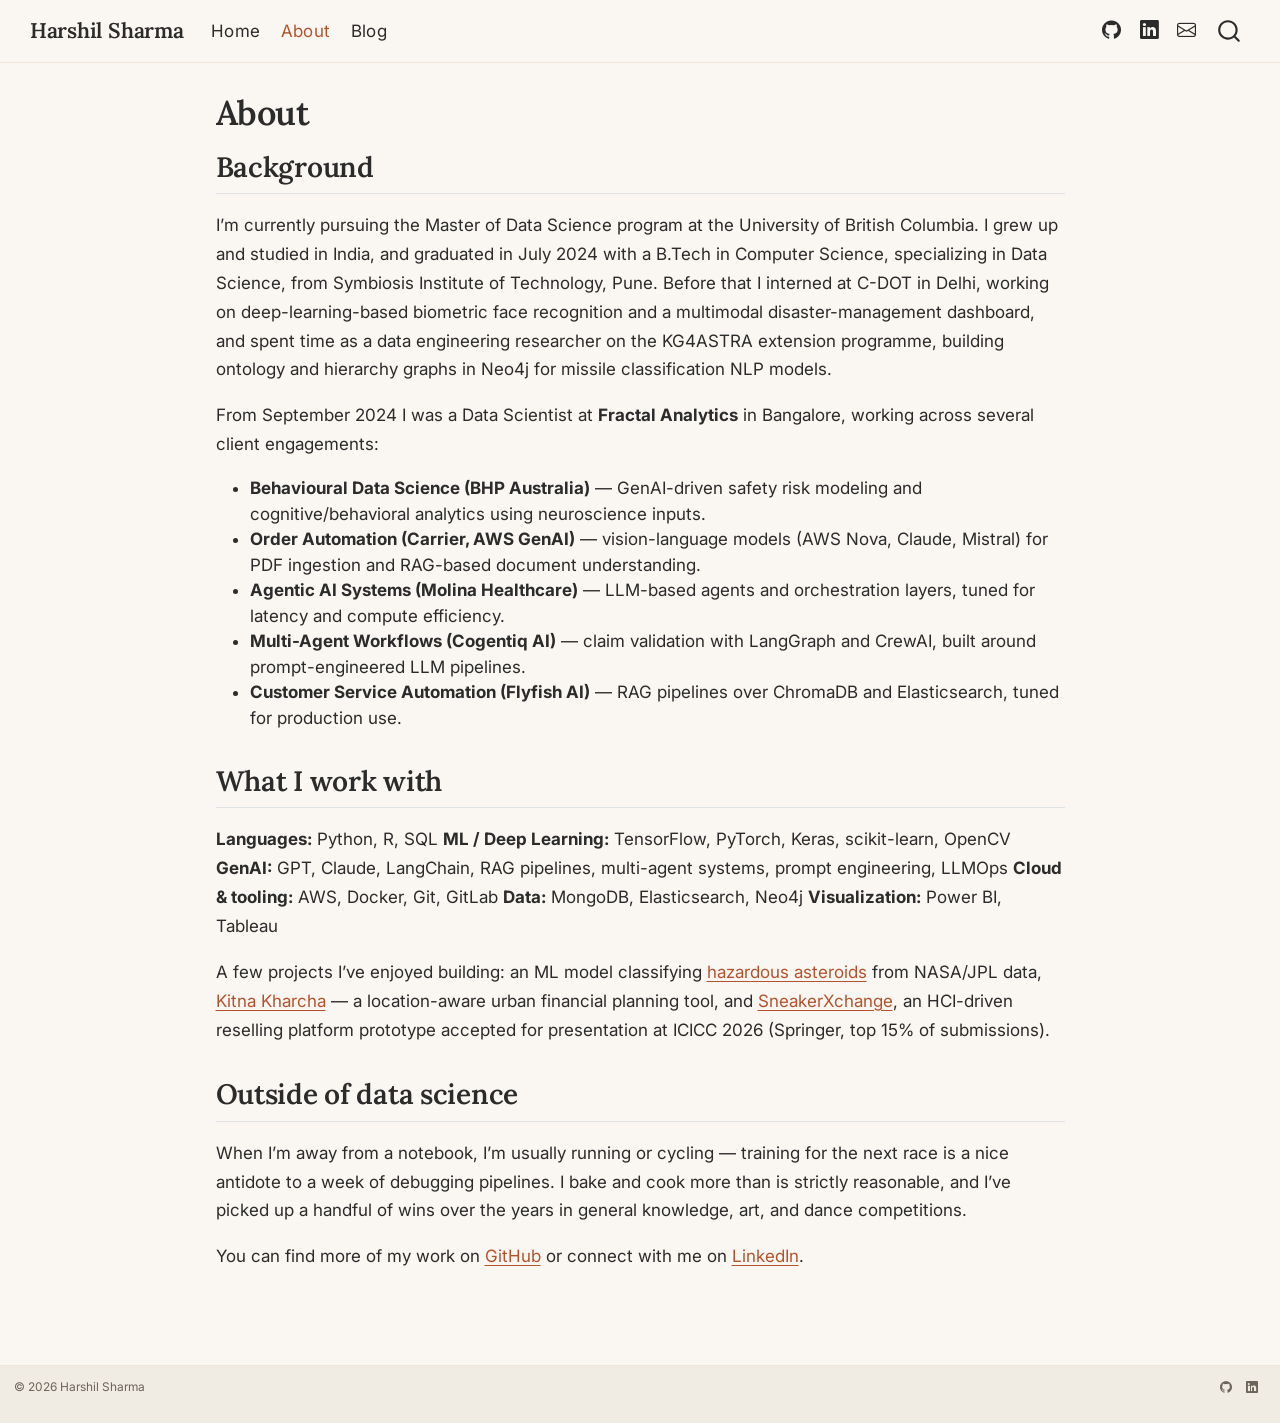
<file: docs/about.html>
<!DOCTYPE html>
<html xmlns="http://www.w3.org/1999/xhtml" lang="en" xml:lang="en"><head>

<meta charset="utf-8">
<meta name="generator" content="quarto-1.10.18">

<meta name="viewport" content="width=device-width, initial-scale=1.0, user-scalable=yes">


<title>About – Harshil Sharma</title>
<style>
/* Default styles provided by pandoc.
** See https://pandoc.org/MANUAL.html#variables-for-html for config info.
*/
span.smallcaps{font-variant: small-caps;}
div.columns{display: flex; gap: 1.5em;}
div.column{flex: auto;}
@media screen {
div.columns{gap: min(4vw, 1.5em);}
div.column{overflow-x: auto;}
}
div.hanging-indent{margin-left: 1.5em; text-indent: -1.5em;}
ul.task-list{list-style: none;}
ul.task-list li input[type="checkbox"] {
  width: 0.8em;
  margin: 0 0.8em 0.2em -1em; /* quarto-specific, see https://github.com/quarto-dev/quarto-cli/issues/4556 */ 
  vertical-align: middle;
}
</style>


<script src="site_libs/quarto-nav/quarto-nav.js"></script>
<script src="site_libs/quarto-nav/headroom.min.js"></script>
<script src="site_libs/clipboard/clipboard.min.js"></script>
<script src="site_libs/quarto-search/autocomplete.umd.js"></script>
<script src="site_libs/quarto-search/fuse.min.js"></script>
<script src="site_libs/quarto-search/quarto-search.js"></script>
<meta name="quarto:offset" content="./">
<link href="./images/favicon.svg" rel="icon" type="image/svg+xml">
<script src="site_libs/quarto-html/quarto.js" type="module"></script>
<script src="site_libs/quarto-html/tabsets/tabsets.js" type="module"></script>
<script src="site_libs/quarto-html/popper.min.js"></script>
<script src="site_libs/quarto-html/tippy.umd.min.js"></script>
<script src="site_libs/quarto-html/anchor.min.js"></script>
<link href="site_libs/quarto-html/tippy.css" rel="stylesheet">
<link href="site_libs/quarto-html/quarto-syntax-highlighting-64a204ab8560d761af7679ceaba22944.css" rel="stylesheet" id="quarto-text-highlighting-styles">
<script src="site_libs/bootstrap/bootstrap.min.js"></script>
<link href="site_libs/bootstrap/bootstrap-icons.css" rel="stylesheet">
<link href="site_libs/bootstrap/bootstrap-7d946d2f1abc72b3cbd66cf932dc358c.min.css" rel="stylesheet" append-hash="true" id="quarto-bootstrap" data-mode="light">
<script id="quarto-search-options" type="application/json">{
  "location": "navbar",
  "copy-button": false,
  "collapse-after": 3,
  "panel-placement": "end",
  "type": "overlay",
  "limit": 50,
  "keyboard-shortcut": [
    "f",
    "/",
    "s"
  ],
  "show-item-context": false,
  "language": {
    "search-no-results-text": "No results",
    "search-matching-documents-text": "matching documents",
    "search-copy-link-title": "Copy link to search",
    "search-hide-matches-text": "Hide additional matches",
    "search-more-match-text": "more match in this document",
    "search-more-matches-text": "more matches in this document",
    "search-clear-button-title": "Clear",
    "search-text-placeholder": "",
    "search-detached-cancel-button-title": "Cancel",
    "search-submit-button-title": "Submit",
    "search-label": "Search"
  }
}</script>


<link rel="stylesheet" href="styles.css">
</head>

<body class="nav-fixed fullcontent quarto-light">

<div id="quarto-search-results"></div>
  <header id="quarto-header" class="headroom fixed-top">
    <nav class="navbar navbar-expand-lg " data-bs-theme="dark">
      <div class="navbar-container container-fluid">
      <div class="navbar-brand-container mx-auto">
    <a class="navbar-brand" href="./index.html">
    <span class="navbar-title">Harshil Sharma</span>
    </a>
  </div>
            <div id="quarto-search" class="" title="Search"></div>
          <button class="navbar-toggler" type="button" data-bs-toggle="collapse" data-bs-target="#navbarCollapse" aria-controls="navbarCollapse" role="menu" aria-expanded="false" aria-label="Toggle navigation" onclick="if (window.quartoToggleHeadroom) { window.quartoToggleHeadroom(); }">
  <span class="navbar-toggler-icon"></span>
</button>
          <div class="collapse navbar-collapse" id="navbarCollapse">
            <ul class="navbar-nav navbar-nav-scroll me-auto">
  <li class="nav-item">
    <a class="nav-link" href="./index.html"> 
<span class="menu-text">Home</span></a>
  </li>  
  <li class="nav-item">
    <a class="nav-link active" href="./about.html" aria-current="page"> 
<span class="menu-text">About</span></a>
  </li>  
  <li class="nav-item">
    <a class="nav-link" href="./blog.html"> 
<span class="menu-text">Blog</span></a>
  </li>  
</ul>
            <ul class="navbar-nav navbar-nav-scroll ms-auto">
  <li class="nav-item compact">
    <a class="nav-link" href="https://github.com/harshil2sharma"> <i class="bi bi-github" role="img" aria-label="GitHub">
</i> 
<span class="menu-text"></span></a>
  </li>  
  <li class="nav-item compact">
    <a class="nav-link" href="https://www.linkedin.com/in/harshil-sharma-002ms2012/"> <i class="bi bi-linkedin" role="img" aria-label="LinkedIn">
</i> 
<span class="menu-text"></span></a>
  </li>  
  <li class="nav-item compact">
    <a class="nav-link" href="mailto:harshil2012sharma@gmail.com"> <i class="bi bi-envelope" role="img" aria-label="Email">
</i> 
<span class="menu-text"></span></a>
  </li>  
</ul>
          </div> <!-- /navcollapse -->
            <div class="quarto-navbar-tools">
</div>
      </div> <!-- /container-fluid -->
    </nav>
</header>
<!-- content -->
<div id="quarto-content" class="quarto-container page-columns page-rows-contents page-layout-article page-navbar">
<!-- sidebar -->
<!-- margin-sidebar -->
    
<!-- main -->
<main class="content" id="quarto-document-content">

<header id="title-block-header" class="quarto-title-block default">
<div class="quarto-title">
<h1 class="title">About</h1>
</div>



<div class="quarto-title-meta">

    
  
    
  </div>
  


</header>


<section id="background" class="level2">
<h2 class="anchored" data-anchor-id="background">Background</h2>
<p>I’m currently pursuing the Master of Data Science program at the University of British Columbia. I grew up and studied in India, and graduated in July 2024 with a B.Tech in Computer Science, specializing in Data Science, from Symbiosis Institute of Technology, Pune. Before that I interned at C-DOT in Delhi, working on deep-learning-based biometric face recognition and a multimodal disaster-management dashboard, and spent time as a data engineering researcher on the KG4ASTRA extension programme, building ontology and hierarchy graphs in Neo4j for missile classification NLP models.</p>
<p>From September 2024 I was a Data Scientist at <strong>Fractal Analytics</strong> in Bangalore, working across several client engagements:</p>
<ul>
<li><strong>Behavioural Data Science (BHP Australia)</strong> — GenAI-driven safety risk modeling and cognitive/behavioral analytics using neuroscience inputs.</li>
<li><strong>Order Automation (Carrier, AWS GenAI)</strong> — vision-language models (AWS Nova, Claude, Mistral) for PDF ingestion and RAG-based document understanding.</li>
<li><strong>Agentic AI Systems (Molina Healthcare)</strong> — LLM-based agents and orchestration layers, tuned for latency and compute efficiency.</li>
<li><strong>Multi-Agent Workflows (Cogentiq AI)</strong> — claim validation with LangGraph and CrewAI, built around prompt-engineered LLM pipelines.</li>
<li><strong>Customer Service Automation (Flyfish AI)</strong> — RAG pipelines over ChromaDB and Elasticsearch, tuned for production use.</li>
</ul>
</section>
<section id="what-i-work-with" class="level2">
<h2 class="anchored" data-anchor-id="what-i-work-with">What I work with</h2>
<p><strong>Languages:</strong> Python, R, SQL <strong>ML / Deep Learning:</strong> TensorFlow, PyTorch, Keras, scikit-learn, OpenCV <strong>GenAI:</strong> GPT, Claude, LangChain, RAG pipelines, multi-agent systems, prompt engineering, LLMOps <strong>Cloud &amp; tooling:</strong> AWS, Docker, Git, GitLab <strong>Data:</strong> MongoDB, Elasticsearch, Neo4j <strong>Visualization:</strong> Power BI, Tableau</p>
<p>A few projects I’ve enjoyed building: an ML model classifying <a href="https://github.com/harshil2sharma/Applying-Machine-Learning-Principles-to-Categorize-Asteroids-as-Hazardous-or-Non-Hazardous">hazardous asteroids</a> from NASA/JPL data, <a href="https://github.com/harshil2sharma/Kitna-Kharcha">Kitna Kharcha</a> — a location-aware urban financial planning tool, and <a href="https://github.com/harshil2sharma/SneakerXchange">SneakerXchange</a>, an HCI-driven reselling platform prototype accepted for presentation at ICICC 2026 (Springer, top 15% of submissions).</p>
</section>
<section id="outside-of-data-science" class="level2">
<h2 class="anchored" data-anchor-id="outside-of-data-science">Outside of data science</h2>
<p>When I’m away from a notebook, I’m usually running or cycling — training for the next race is a nice antidote to a week of debugging pipelines. I bake and cook more than is strictly reasonable, and I’ve picked up a handful of wins over the years in general knowledge, art, and dance competitions.</p>
<p>You can find more of my work on <a href="https://github.com/harshil2sharma">GitHub</a> or connect with me on <a href="https://www.linkedin.com/in/harshil-sharma-002ms2012/">LinkedIn</a>.</p>


</section>

</main> <!-- /main -->
<script id="quarto-html-after-body" type="application/javascript">
  window.document.addEventListener("DOMContentLoaded", function (event) {
    const icon = "";
    const anchorJS = new window.AnchorJS();
    anchorJS.options = {
      placement: 'right',
      icon: icon
    };
    anchorJS.add('.anchored');
    const isCodeAnnotation = (el) => {
      for (const clz of el.classList) {
        if (clz.startsWith('code-annotation-')) {                     
          return true;
        }
      }
      return false;
    }
    const onCopySuccess = function(e) {
      // button target
      const button = e.trigger;
      // don't keep focus
      button.blur();
      // flash "checked"
      button.classList.add('code-copy-button-checked');
      var currentTitle = button.getAttribute("title");
      button.setAttribute("title", "Copied!");
      let tooltip;
      if (window.bootstrap) {
        button.setAttribute("data-bs-toggle", "tooltip");
        button.setAttribute("data-bs-placement", "left");
        button.setAttribute("data-bs-title", "Copied!");
        tooltip = new bootstrap.Tooltip(button, 
          { trigger: "manual", 
            customClass: "code-copy-button-tooltip",
            offset: [0, -8]});
        tooltip.show();    
      }
      setTimeout(function() {
        if (tooltip) {
          tooltip.hide();
          button.removeAttribute("data-bs-title");
          button.removeAttribute("data-bs-toggle");
          button.removeAttribute("data-bs-placement");
        }
        button.setAttribute("title", currentTitle);
        button.classList.remove('code-copy-button-checked');
      }, 1000);
      // clear code selection
      e.clearSelection();
    }
    const getTextToCopy = function(trigger) {
      const outerScaffold = trigger.parentElement.cloneNode(true);
      const codeEl = outerScaffold.querySelector('code');
      for (const childEl of codeEl.children) {
        if (isCodeAnnotation(childEl)) {
          childEl.remove();
        }
      }
      return codeEl.innerText;
    }
    const clipboard = new window.ClipboardJS('.code-copy-button:not([data-in-quarto-modal])', {
      text: getTextToCopy
    });
    clipboard.on('success', onCopySuccess);
    if (window.document.getElementById('quarto-embedded-source-code-modal')) {
      const clipboardModal = new window.ClipboardJS('.code-copy-button[data-in-quarto-modal]', {
        text: getTextToCopy,
        container: window.document.getElementById('quarto-embedded-source-code-modal')
      });
      clipboardModal.on('success', onCopySuccess);
    }
      var localhostRegex = new RegExp(/^(?:http|https):\/\/localhost\:?[0-9]*\//);
      var mailtoRegex = new RegExp(/^mailto:/);
        var filterRegex = new RegExp("https:\/\/harshil2sharma\.github\.io");
      var isInternal = (href) => {
          return filterRegex.test(href) || localhostRegex.test(href) || mailtoRegex.test(href);
      }
      // Inspect non-navigation links and adorn them if external
     var links = window.document.querySelectorAll('a[href]:not(.nav-link):not(.navbar-brand):not(.toc-action):not(.sidebar-link):not(.sidebar-item-toggle):not(.pagination-link):not(.no-external):not([aria-hidden]):not(.dropdown-item):not(.quarto-navigation-tool):not(.about-link)');
      for (var i=0; i<links.length; i++) {
        const link = links[i];
        if (!isInternal(link.href)) {
          // undo the damage that might have been done by quarto-nav.js in the case of
          // links that we want to consider external
          if (link.dataset.originalHref !== undefined) {
            link.href = link.dataset.originalHref;
          }
        }
      }
    function tippyHover(el, contentFn, onTriggerFn, onUntriggerFn) {
      const config = {
        allowHTML: true,
        maxWidth: 500,
        delay: 100,
        arrow: false,
        appendTo: function(el) {
            return el.parentElement;
        },
        interactive: true,
        interactiveBorder: 10,
        theme: 'quarto',
        placement: 'bottom-start',
      };
      if (contentFn) {
        config.content = contentFn;
      }
      if (onTriggerFn) {
        config.onTrigger = onTriggerFn;
      }
      if (onUntriggerFn) {
        config.onUntrigger = onUntriggerFn;
      }
      window.tippy(el, config); 
    }
    const noterefs = window.document.querySelectorAll('a[role="doc-noteref"]');
    for (var i=0; i<noterefs.length; i++) {
      const ref = noterefs[i];
      tippyHover(ref, function() {
        // use id or data attribute instead here
        let href = ref.getAttribute('data-footnote-href') || ref.getAttribute('href');
        try { href = new URL(href).hash; } catch {}
        const id = href.replace(/^#\/?/, "");
        const note = window.document.getElementById(id);
        if (note) {
          return note.innerHTML;
        } else {
          return "";
        }
      });
    }
    const xrefs = window.document.querySelectorAll('a.quarto-xref');
    const processXRef = (id, note) => {
      // Strip column container classes
      const stripColumnClz = (el) => {
        el.classList.remove("page-full", "page-columns");
        if (el.children) {
          for (const child of el.children) {
            stripColumnClz(child);
          }
        }
      }
      stripColumnClz(note)
      if (id === null || id.startsWith('sec-')) {
        // Special case sections, only their first couple elements
        const container = document.createElement("div");
        if (note.children && note.children.length > 2) {
          container.appendChild(note.children[0].cloneNode(true));
          for (let i = 1; i < note.children.length; i++) {
            const child = note.children[i];
            if (child.tagName === "P" && child.innerText === "") {
              continue;
            } else {
              container.appendChild(child.cloneNode(true));
              break;
            }
          }
          if (window.Quarto?.typesetMath) {
            window.Quarto.typesetMath(container);
          }
          return container.innerHTML
        } else {
          if (window.Quarto?.typesetMath) {
            window.Quarto.typesetMath(note);
          }
          return note.innerHTML;
        }
      } else {
        // Remove any anchor links if they are present
        const anchorLink = note.querySelector('a.anchorjs-link');
        if (anchorLink) {
          anchorLink.remove();
        }
        if (window.Quarto?.typesetMath) {
          window.Quarto.typesetMath(note);
        }
        if (note.classList.contains("callout")) {
          return note.outerHTML;
        } else {
          return note.innerHTML;
        }
      }
    }
    for (var i=0; i<xrefs.length; i++) {
      const xref = xrefs[i];
      tippyHover(xref, undefined, function(instance) {
        instance.disable();
        let url = xref.getAttribute('href');
        let hash = undefined; 
        if (url.startsWith('#')) {
          hash = url;
        } else {
          try { hash = new URL(url).hash; } catch {}
        }
        if (hash) {
          const id = hash.replace(/^#\/?/, "");
          const note = window.document.getElementById(id);
          if (note !== null) {
            try {
              const html = processXRef(id, note.cloneNode(true));
              instance.setContent(html);
            } finally {
              instance.enable();
              instance.show();
            }
          } else {
            // See if we can fetch this
            fetch(url.split('#')[0])
            .then(res => res.text())
            .then(html => {
              const parser = new DOMParser();
              const htmlDoc = parser.parseFromString(html, "text/html");
              const note = htmlDoc.getElementById(id);
              if (note !== null) {
                const html = processXRef(id, note);
                instance.setContent(html);
              } 
            }).finally(() => {
              instance.enable();
              instance.show();
            });
          }
        } else {
          // See if we can fetch a full url (with no hash to target)
          // This is a special case and we should probably do some content thinning / targeting
          fetch(url)
          .then(res => res.text())
          .then(html => {
            const parser = new DOMParser();
            const htmlDoc = parser.parseFromString(html, "text/html");
            const note = htmlDoc.querySelector('main.content');
            if (note !== null) {
              // This should only happen for chapter cross references
              // (since there is no id in the URL)
              // remove the first header
              if (note.children.length > 0 && note.children[0].tagName === "HEADER") {
                note.children[0].remove();
              }
              const html = processXRef(null, note);
              instance.setContent(html);
            } 
          }).finally(() => {
            instance.enable();
            instance.show();
          });
        }
      }, function(instance) {
      });
    }
        let selectedAnnoteEl;
        const selectorForAnnotation = ( cell, annotation) => {
          let cellAttr = 'data-code-cell="' + cell + '"';
          let lineAttr = 'data-code-annotation="' +  annotation + '"';
          const selector = 'span[' + cellAttr + '][' + lineAttr + ']';
          return selector;
        }
        const selectCodeLines = (annoteEl) => {
          const doc = window.document;
          const targetCell = annoteEl.getAttribute("data-target-cell");
          const targetAnnotation = annoteEl.getAttribute("data-target-annotation");
          const annoteSpan = window.document.querySelector(selectorForAnnotation(targetCell, targetAnnotation));
          const lines = annoteSpan.getAttribute("data-code-lines").split(",");
          const lineIds = lines.map((line) => {
            return targetCell + "-" + line;
          })
          let top = null;
          let height = null;
          let parent = null;
          if (lineIds.length > 0) {
              //compute the position of the single el (top and bottom and make a div)
              const el = window.document.getElementById(lineIds[0]);
              top = el.offsetTop;
              height = el.offsetHeight;
              parent = el.parentElement.parentElement;
            if (lineIds.length > 1) {
              const lastEl = window.document.getElementById(lineIds[lineIds.length - 1]);
              const bottom = lastEl.offsetTop + lastEl.offsetHeight;
              height = bottom - top;
            }
            if (top !== null && height !== null && parent !== null) {
              // cook up a div (if necessary) and position it 
              let div = window.document.getElementById("code-annotation-line-highlight");
              if (div === null) {
                div = window.document.createElement("div");
                div.setAttribute("id", "code-annotation-line-highlight");
                div.style.position = 'absolute';
                parent.appendChild(div);
              }
              div.style.top = top - 2 + "px";
              div.style.height = height + 4 + "px";
              div.style.left = 0;
              let gutterDiv = window.document.getElementById("code-annotation-line-highlight-gutter");
              if (gutterDiv === null) {
                gutterDiv = window.document.createElement("div");
                gutterDiv.setAttribute("id", "code-annotation-line-highlight-gutter");
                gutterDiv.style.position = 'absolute';
                const codeCell = window.document.getElementById(targetCell);
                const gutter = codeCell.querySelector('.code-annotation-gutter');
                gutter.appendChild(gutterDiv);
              }
              gutterDiv.style.top = top - 2 + "px";
              gutterDiv.style.height = height + 4 + "px";
            }
            selectedAnnoteEl = annoteEl;
          }
        };
        const unselectCodeLines = () => {
          const elementsIds = ["code-annotation-line-highlight", "code-annotation-line-highlight-gutter"];
          elementsIds.forEach((elId) => {
            const div = window.document.getElementById(elId);
            if (div) {
              div.remove();
            }
          });
          selectedAnnoteEl = undefined;
        };
          // Handle positioning of the toggle
      window.addEventListener(
        "resize",
        throttle(() => {
          elRect = undefined;
          if (selectedAnnoteEl) {
            selectCodeLines(selectedAnnoteEl);
          }
        }, 10)
      );
      function throttle(fn, ms) {
      let throttle = false;
      let timer;
        return (...args) => {
          if(!throttle) { // first call gets through
              fn.apply(this, args);
              throttle = true;
          } else { // all the others get throttled
              if(timer) clearTimeout(timer); // cancel #2
              timer = setTimeout(() => {
                fn.apply(this, args);
                timer = throttle = false;
              }, ms);
          }
        };
      }
        // Attach click handler to the DT
        const annoteDls = window.document.querySelectorAll('dt[data-target-cell]');
        for (const annoteDlNode of annoteDls) {
          annoteDlNode.addEventListener('click', (event) => {
            const clickedEl = event.target;
            if (clickedEl !== selectedAnnoteEl) {
              unselectCodeLines();
              const activeEl = window.document.querySelector('dt[data-target-cell].code-annotation-active');
              if (activeEl) {
                activeEl.classList.remove('code-annotation-active');
              }
              selectCodeLines(clickedEl);
              clickedEl.classList.add('code-annotation-active');
            } else {
              // Unselect the line
              unselectCodeLines();
              clickedEl.classList.remove('code-annotation-active');
            }
          });
        }
    const findCites = (el) => {
      const parentEl = el.parentElement;
      if (parentEl) {
        const cites = parentEl.dataset.cites;
        if (cites) {
          return {
            el,
            cites: cites.split(' ')
          };
        } else {
          return findCites(el.parentElement)
        }
      } else {
        return undefined;
      }
    };
    var bibliorefs = window.document.querySelectorAll('a[role="doc-biblioref"]');
    for (var i=0; i<bibliorefs.length; i++) {
      const ref = bibliorefs[i];
      const citeInfo = findCites(ref);
      if (citeInfo) {
        tippyHover(citeInfo.el, function() {
          var popup = window.document.createElement('div');
          citeInfo.cites.forEach(function(cite) {
            var citeDiv = window.document.createElement('div');
            citeDiv.classList.add('hanging-indent');
            citeDiv.classList.add('csl-entry');
            var biblioDiv = window.document.getElementById('ref-' + cite);
            if (biblioDiv) {
              citeDiv.innerHTML = biblioDiv.innerHTML;
            }
            popup.appendChild(citeDiv);
          });
          return popup.innerHTML;
        });
      }
    }
  });
  </script>
</div> <!-- /content -->
<footer class="footer">
  <div class="nav-footer">
    <div class="nav-footer-left">
<p>© 2026 Harshil Sharma</p>
</div>   
    <div class="nav-footer-center">
      &nbsp;
    </div>
    <div class="nav-footer-right">
      <ul class="footer-items list-unstyled">
    <li class="nav-item compact">
    <a class="nav-link" href="https://github.com/harshil2sharma">
      <i class="bi bi-github" role="img">
</i> 
    </a>
  </li>  
    <li class="nav-item compact">
    <a class="nav-link" href="https://www.linkedin.com/in/harshil-sharma-002ms2012/">
      <i class="bi bi-linkedin" role="img">
</i> 
    </a>
  </li>  
</ul>
    </div>
  </div>
</footer>




</body></html>
</file>
<file: docs/site_libs/quarto-html/tippy.css>
.tippy-box[data-animation=fade][data-state=hidden]{opacity:0}[data-tippy-root]{max-width:calc(100vw - 10px)}.tippy-box{position:relative;background-color:#333;color:#fff;border-radius:4px;font-size:14px;line-height:1.4;white-space:normal;outline:0;transition-property:transform,visibility,opacity}.tippy-box[data-placement^=top]>.tippy-arrow{bottom:0}.tippy-box[data-placement^=top]>.tippy-arrow:before{bottom:-7px;left:0;border-width:8px 8px 0;border-top-color:initial;transform-origin:center top}.tippy-box[data-placement^=bottom]>.tippy-arrow{top:0}.tippy-box[data-placement^=bottom]>.tippy-arrow:before{top:-7px;left:0;border-width:0 8px 8px;border-bottom-color:initial;transform-origin:center bottom}.tippy-box[data-placement^=left]>.tippy-arrow{right:0}.tippy-box[data-placement^=left]>.tippy-arrow:before{border-width:8px 0 8px 8px;border-left-color:initial;right:-7px;transform-origin:center left}.tippy-box[data-placement^=right]>.tippy-arrow{left:0}.tippy-box[data-placement^=right]>.tippy-arrow:before{left:-7px;border-width:8px 8px 8px 0;border-right-color:initial;transform-origin:center right}.tippy-box[data-inertia][data-state=visible]{transition-timing-function:cubic-bezier(.54,1.5,.38,1.11)}.tippy-arrow{width:16px;height:16px;color:#333}.tippy-arrow:before{content:"";position:absolute;border-color:transparent;border-style:solid}.tippy-content{position:relative;padding:5px 9px;z-index:1}
</file>
<file: docs/site_libs/quarto-html/quarto-syntax-highlighting-64a204ab8560d761af7679ceaba22944.css>
/* quarto syntax highlight colors */
:root {
  --quarto-hl-ot-color: #003B4F;
  --quarto-hl-at-color: #657422;
  --quarto-hl-ss-color: #20794D;
  --quarto-hl-an-color: #5E5E5E;
  --quarto-hl-fu-color: #4758AB;
  --quarto-hl-st-color: #20794D;
  --quarto-hl-cf-color: #003B4F;
  --quarto-hl-op-color: #5E5E5E;
  --quarto-hl-er-color: #AD0000;
  --quarto-hl-bn-color: #AD0000;
  --quarto-hl-al-color: #AD0000;
  --quarto-hl-va-color: #111111;
  --quarto-hl-bu-color: inherit;
  --quarto-hl-ex-color: inherit;
  --quarto-hl-pp-color: #AD0000;
  --quarto-hl-in-color: #5E5E5E;
  --quarto-hl-vs-color: #20794D;
  --quarto-hl-wa-color: #5E5E5E;
  --quarto-hl-do-color: #5E5E5E;
  --quarto-hl-im-color: #00769E;
  --quarto-hl-ch-color: #20794D;
  --quarto-hl-dt-color: #AD0000;
  --quarto-hl-fl-color: #AD0000;
  --quarto-hl-co-color: #5E5E5E;
  --quarto-hl-cv-color: #5E5E5E;
  --quarto-hl-cn-color: #8f5902;
  --quarto-hl-sc-color: #5E5E5E;
  --quarto-hl-dv-color: #AD0000;
  --quarto-hl-kw-color: #003B4F;
}

/* other quarto variables */
:root {
  --quarto-font-monospace: SFMono-Regular, Menlo, Monaco, Consolas, "Liberation Mono", "Courier New", monospace;
}

/* syntax highlight based on Pandoc's rules */
pre > code.sourceCode > span {
  color: #003B4F;
}

code.sourceCode > span {
  color: #003B4F;
}

div.sourceCode,
div.sourceCode pre.sourceCode {
  color: #003B4F;
}

/* Normal */
code span {
  color: #003B4F;
}

/* Alert */
code span.al {
  color: #AD0000;
  font-style: inherit;
}

/* Annotation */
code span.an {
  color: #5E5E5E;
  font-style: inherit;
}

/* Attribute */
code span.at {
  color: #657422;
  font-style: inherit;
}

/* BaseN */
code span.bn {
  color: #AD0000;
  font-style: inherit;
}

/* BuiltIn */
code span.bu {
  font-style: inherit;
}

/* ControlFlow */
code span.cf {
  color: #003B4F;
  font-weight: bold;
  font-style: inherit;
}

/* Char */
code span.ch {
  color: #20794D;
  font-style: inherit;
}

/* Constant */
code span.cn {
  color: #8f5902;
  font-style: inherit;
}

/* Comment */
code span.co {
  color: #5E5E5E;
  font-style: inherit;
}

/* CommentVar */
code span.cv {
  color: #5E5E5E;
  font-style: italic;
}

/* Documentation */
code span.do {
  color: #5E5E5E;
  font-style: italic;
}

/* DataType */
code span.dt {
  color: #AD0000;
  font-style: inherit;
}

/* DecVal */
code span.dv {
  color: #AD0000;
  font-style: inherit;
}

/* Error */
code span.er {
  color: #AD0000;
  font-style: inherit;
}

/* Extension */
code span.ex {
  font-style: inherit;
}

/* Float */
code span.fl {
  color: #AD0000;
  font-style: inherit;
}

/* Function */
code span.fu {
  color: #4758AB;
  font-style: inherit;
}

/* Import */
code span.im {
  color: #00769E;
  font-style: inherit;
}

/* Information */
code span.in {
  color: #5E5E5E;
  font-style: inherit;
}

/* Keyword */
code span.kw {
  color: #003B4F;
  font-weight: bold;
  font-style: inherit;
}

/* Operator */
code span.op {
  color: #5E5E5E;
  font-style: inherit;
}

/* Other */
code span.ot {
  color: #003B4F;
  font-style: inherit;
}

/* Preprocessor */
code span.pp {
  color: #AD0000;
  font-style: inherit;
}

/* SpecialChar */
code span.sc {
  color: #5E5E5E;
  font-style: inherit;
}

/* SpecialString */
code span.ss {
  color: #20794D;
  font-style: inherit;
}

/* String */
code span.st {
  color: #20794D;
  font-style: inherit;
}

/* Variable */
code span.va {
  color: #111111;
  font-style: inherit;
}

/* VerbatimString */
code span.vs {
  color: #20794D;
  font-style: inherit;
}

/* Warning */
code span.wa {
  color: #5E5E5E;
  font-style: italic;
}

.prevent-inlining {
  content: "</";
}

/*# sourceMappingURL=9d8d5bb603a83b8298b89080a598c93b.css.map */
</file>
<file: docs/styles.css>
@import url('https://fonts.googleapis.com/css2?family=Inter:wght@400;500;600&family=Lora:ital,wght@0,500;0,600;1,500&display=swap');

/* ---- General rhythm ---- */
main.content {
  padding-top: 2.2rem;
}

p {
  line-height: 1.7;
}

/* ---- Home page (about-page "trestles" template) ---- */
.about-entity {
  padding-top: 1rem;
}

.about-entity .about-image {
  box-shadow: 0 6px 24px rgba(43, 43, 43, 0.12);
}

.about-entity-name {
  font-size: 2.1rem;
  margin-bottom: 0.15rem;
}

.about-links .about-link {
  border: 1px solid #e4dccb;
  transition: color 0.15s ease, border-color 0.15s ease;
}

.about-links .about-link:hover {
  color: #b2532e;
  border-color: #b2532e;
}

.about-contents .lead,
.about-description {
  color: #55503f;
}

/* ---- Blog listing ---- */
.quarto-listing .listing-item {
  border-bottom: 1px solid #ece5d8;
  padding-bottom: 1rem;
}

.listing-date {
  color: #948c78;
  font-size: 0.85rem;
  letter-spacing: 0.03em;
  text-transform: uppercase;
}

/* ---- Footer ---- */
.nav-footer {
  border-top: 1px solid #ece5d8;
  font-size: 0.85rem;
}
</file>
